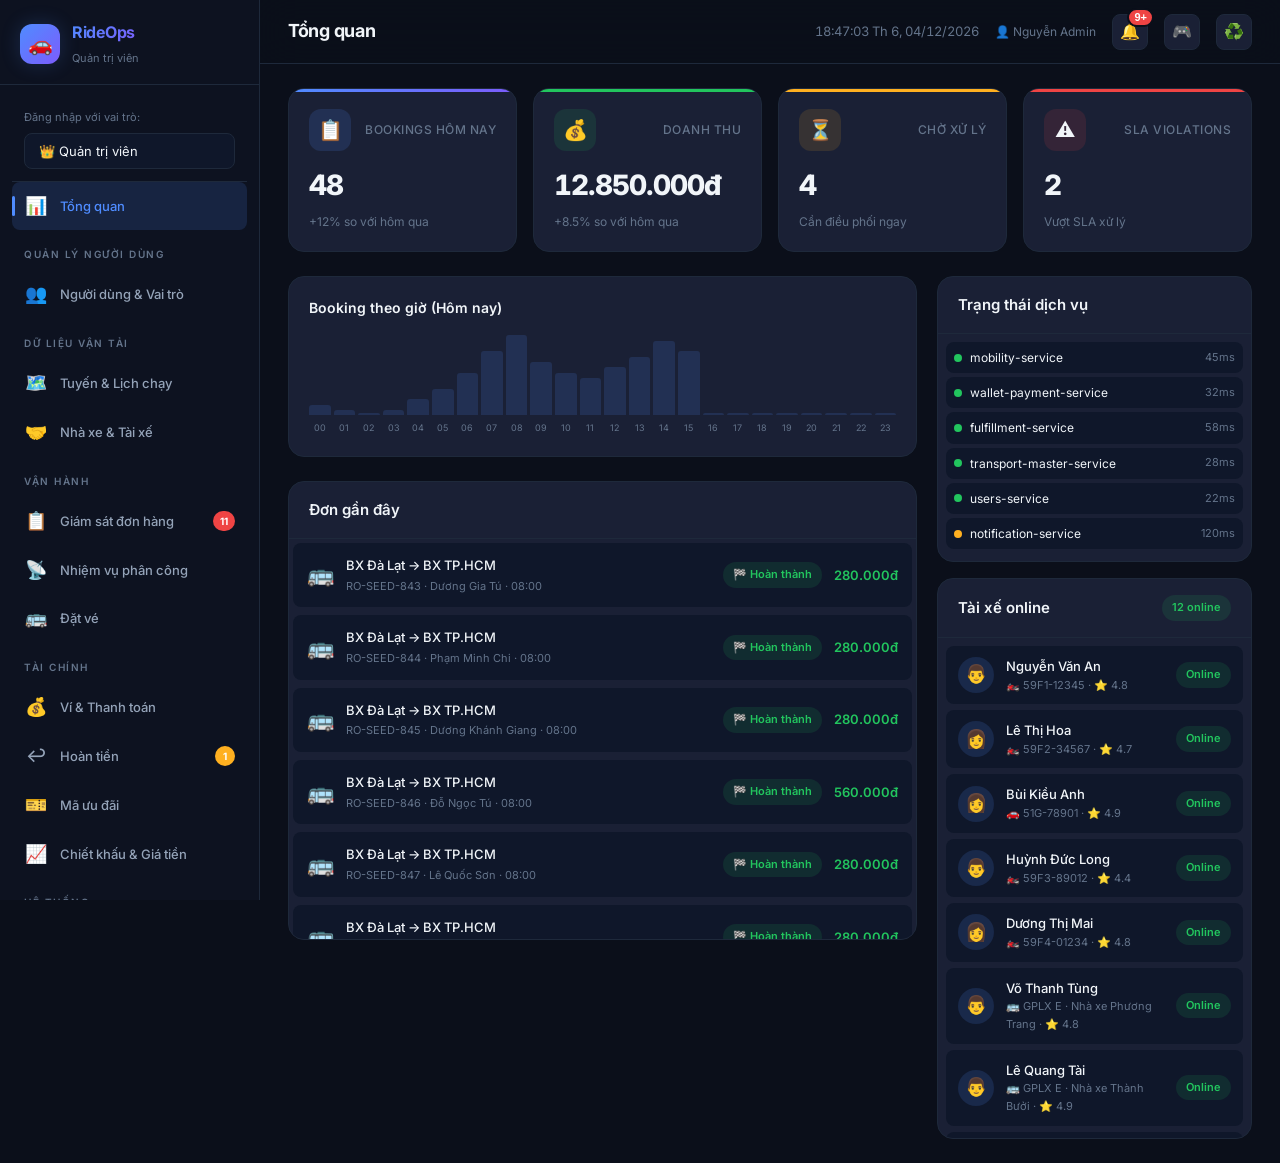
<file: index.html>
<!DOCTYPE html>
<html lang="vi">
<head>
  <meta charset="UTF-8">
  <meta name="viewport" content="width=device-width, initial-scale=1.0">
  <meta name="description" content="RideOps - Hệ thống điều hành xe công nghệ">
  <title>RideOps - Hệ Thống Điều Hành</title>
  <link rel="stylesheet" href="style.css">
</head>
<body>
  <div class="app-layout">
    <!-- ========== SIDEBAR ========== -->
    <aside class="sidebar" id="sidebar">
      <div class="sidebar-header">
        <div class="sidebar-logo">
          <div class="sidebar-logo-icon">🚗</div>
          <div class="sidebar-logo-text">
            <h1>RideOps</h1>
            <span id="current-role">Admin</span>
          </div>
        </div>
      </div>
      <nav class="sidebar-nav" id="sidebar-nav">
        <!-- Role selector -->
        <div class="role-selector" style="padding:12px;border-bottom:1px solid var(--border-color)">
          <label style="font-size:11px;color:var(--text-muted);display:block;margin-bottom:6px">Đăng nhập với vai trò:</label>
          <select class="input" id="role-select" onchange="switchRole(this.value)" style="width:100%">
            <option value="ADMIN">👑 Quản trị viên</option>
            <option value="OPERATOR">📡 Điều hành</option>
            <option value="AGENT">💼 Đại lý</option>
            <option value="FINANCE">💰 Tài chính</option>
            <option value="VIEWER">👁️ Người xem</option>
          </select>
        </div>

        <div class="nav-section-title">Tổng quan</div>
        <div class="nav-item active" data-page="dashboard" data-roles="ADMIN,OPERATOR,AGENT,FINANCE,VIEWER" onclick="navigateTo('dashboard')">
          <span class="nav-item-icon">📊</span> Tổng quan
        </div>

        <div class="nav-section-title" data-perm="user.manage">Quản lý người dùng</div>
        <div class="nav-item" data-page="users" data-roles="ADMIN" data-perm="user.manage" onclick="navigateTo('users')">
          <span class="nav-item-icon">👥</span> Người dùng & Vai trò
        </div>

        <div class="nav-section-title" data-perm="master.view">Dữ liệu vận tải</div>
        <div class="nav-item" data-page="routes" data-roles="ADMIN,OPERATOR" data-perm="master.view,master.manage" onclick="navigateTo('routes')">
          <span class="nav-item-icon">🗺️</span> Tuyến & Lịch chạy
        </div>
        <div class="nav-item" data-page="partners" data-roles="ADMIN,OPERATOR,AGENT" data-perm="partner.view,partner.manage,driver.view,driver.manage" onclick="navigateTo('partners')">
          <span class="nav-item-icon">🤝</span> Nhà xe & Tài xế
        </div>

        <div class="nav-section-title" data-perm="booking.view">Vận hành</div>
        <div class="nav-item" data-page="bookings" data-roles="ADMIN,OPERATOR,AGENT,FINANCE,VIEWER" data-perm="booking.view" onclick="navigateTo('bookings')">
          <span class="nav-item-icon">📋</span> Giám sát đơn hàng
          <span class="nav-item-badge" id="pending-badge">4</span>
        </div>
        <div class="nav-item" data-page="fulfillment" data-roles="ADMIN,OPERATOR" data-perm="fulfillment.view,fulfillment.manage" onclick="navigateTo('fulfillment')">
          <span class="nav-item-icon">📡</span> Nhiệm vụ phân công
        </div>
        <div class="nav-item" data-page="intercity" data-roles="ADMIN,OPERATOR,AGENT" data-perm="booking.create,booking.view" onclick="navigateTo('intercity')">
          <span class="nav-item-icon">🚌</span> Đặt vé
        </div>

        <div class="nav-section-title" data-perm="wallet.view">Tài chính</div>
        <div class="nav-item" data-page="wallets" data-roles="ADMIN,OPERATOR,FINANCE" data-perm="wallet.view" onclick="navigateTo('wallets')">
          <span class="nav-item-icon">💰</span> Ví & Thanh toán
        </div>
        <div class="nav-item" data-page="refunds" data-roles="ADMIN,OPERATOR,FINANCE" data-perm="refund.view,refund.process" onclick="navigateTo('refunds')">
          <span class="nav-item-icon">↩️</span> Hoàn tiền
          <span class="nav-item-badge" id="refund-badge" style="background:var(--warning)">1</span>
        </div>
        <div class="nav-item" data-page="promos" data-roles="ADMIN,OPERATOR" data-perm="promo.manage" onclick="navigateTo('promos')">
          <span class="nav-item-icon">🎫</span> Mã ưu đãi
        </div>
        <div class="nav-item" data-page="commissions" data-roles="ADMIN,FINANCE" data-perm="commission.view,commission.manage" onclick="navigateTo('commissions')">
          <span class="nav-item-icon">📈</span> Chiết khấu & Giá tiền
        </div>

        <div class="nav-section-title" data-perm="notification.view">Hệ thống</div>
        <div class="nav-item" data-page="notifications" data-roles="ADMIN,OPERATOR" data-perm="notification.view" onclick="navigateTo('notifications')">
          <span class="nav-item-icon">🔔</span> Thông báo
        </div>
        <div class="nav-item" data-page="audit" data-roles="ADMIN,FINANCE" data-perm="audit.view" onclick="navigateTo('audit')">
          <span class="nav-item-icon">📜</span> Nhật ký hoạt động
        </div>
        <div class="nav-item" data-page="monitoring" data-roles="ADMIN,OPERATOR,VIEWER" data-perm="system.view" onclick="navigateTo('monitoring')">
          <span class="nav-item-icon">🖥️</span> Giám sát hệ thống
        </div>
      </nav>
    </aside>

    <!-- ========== MAIN CONTENT ========== -->
    <main class="main-content">
      <header class="header">
        <div class="header-left">
          <button class="header-btn" id="menu-toggle" onclick="toggleSidebar()" aria-label="Mở/đóng menu" style="display:none">☰</button>
          <h2 class="header-title" id="page-title">Tổng quan</h2>
        </div>
        <div class="header-right">
          <span class="header-time" id="header-time"></span>
          <div class="user-info" id="user-info" style="display:flex;align-items:center;gap:8px">
            <span style="font-size:12px;color:var(--text-muted)">👤 <span id="current-user-name">Nguyễn Admin</span></span>
          </div>
          <div class="notification-menu" id="notification-menu">
            <button class="header-btn notification-trigger" id="notification-trigger" type="button" aria-label="Mở thông báo" aria-expanded="false" onclick="toggleNotificationDropdown(event)">
              🔔
              <span class="notification-count" id="notification-count" style="display:none">0</span>
            </button>
            <div class="notification-dropdown" id="notification-dropdown" aria-label="Thông báo vận hành" style="display:none" onclick="event.stopPropagation()">
              <div class="notification-dropdown-head">
                <div>
                  <div class="notification-dropdown-title">Thông báo</div>
                  <div class="notification-dropdown-sub" id="notification-dropdown-sub">Đơn mới & hồ sơ cần xử lý</div>
                </div>
                <button class="notification-mark-read" type="button" onclick="markAllHeaderNotificationsRead(event)">Đã đọc</button>
              </div>
              <div class="notification-dropdown-list" id="notification-dropdown-list"></div>
              <button class="notification-view-all" type="button" onclick="event.stopPropagation();closeNotificationDropdown();navigateTo('notifications')">Xem lịch sử thông báo</button>
            </div>
          </div>
          <button class="header-btn" id="sim-toggle" title="Mô phỏng app Tài xế / Khách hàng" onclick="toggleSimPanel()">🎮</button>
          <button class="header-btn" title="Khôi phục dữ liệu demo gốc (xoá thay đổi đã lưu)" onclick="if(confirm('Xoá toàn bộ thay đổi đã lưu và nạp lại dữ liệu demo gốc?'))resetStore()">♻️</button>
        </div>
      </header>

      <div class="page-content">
        <!-- ===== DASHBOARD ===== -->
        <div class="page active" id="page-dashboard">
          <div class="stats-grid" id="dashboard-stats"></div>
          <div class="dashboard-grid">
            <div>
              <div class="chart-container">
                <div class="chart-title">Booking theo giờ (Hôm nay)</div>
                <div class="mini-chart" id="hourly-chart"></div>
                <div class="chart-labels" id="hourly-labels"></div>
              </div>
              <div class="table-container">
                <div class="table-header"><span class="table-title">Đơn gần đây</span></div>
                <div class="recent-trips-list" id="recent-bookings"></div>
              </div>
            </div>
            <div>
              <div class="table-container" style="margin-bottom:16px">
                <div class="table-header"><span class="table-title">Trạng thái dịch vụ</span></div>
                <div id="service-health-mini" style="padding:8px"></div>
              </div>
              <div class="table-container">
                <div class="table-header"><span class="table-title">Tài xế online</span><span class="badge badge-online" id="online-count"></span></div>
                <div class="dispatch-list" id="online-drivers-dash"></div>
              </div>
            </div>
          </div>
        </div>

        <!-- ===== USERS ===== -->
        <div class="page" id="page-users">
          <div class="tabs" style="margin-bottom:20px">
            <button class="tab-btn active" data-tab="users" onclick="switchUserTab('users', this)">👥 Danh sách người dùng</button>
            <button class="tab-btn" data-tab="roles" onclick="switchUserTab('roles', this)">🔐 Vai trò & Quyền</button>
          </div>

          <!-- Users Tab -->
          <div id="users-tab-users">
            <div class="stats-grid" id="user-stats"></div>
            <div class="table-container">
              <div class="table-header"><span class="table-title">Danh sách người dùng</span>
                <div class="table-actions">
                  <button class="btn btn-outline" onclick="openOtpModal()">🔐 Lấy OTP</button>
                  <button class="btn btn-primary" onclick="openModal('user-create-modal')">➕ Thêm user</button>
                </div>
              </div>
              <div class="table-wrapper">
                <table><thead><tr><th>ID</th><th>Tên</th><th>Email</th><th>SĐT</th><th>Vai trò</th><th>Đăng nhập cuối</th><th>Trạng thái</th><th>Thao tác</th></tr></thead>
                <tbody id="users-table-body"></tbody></table>
              </div>
            </div>
          </div>

          <!-- Roles Tab -->
          <div id="users-tab-roles" style="display:none">
            <div class="table-container">
              <div class="table-header"><span class="table-title">Vai trò & Quyền hạn</span>
                <div class="table-actions"><button class="btn btn-primary" onclick="openModal('role-create-modal')">➕ Tạo vai trò</button></div>
              </div>
              <div class="table-wrapper">
                <table><thead><tr><th>ID</th><th>Vai trò</th><th>Mã</th><th>Quyền hạn</th><th>Người dùng</th><th>Trạng thái</th><th>Thao tác</th></tr></thead>
                <tbody id="roles-table-body"></tbody></table>
              </div>
            </div>
          </div>
        </div>

        <!-- ===== ROUTES ===== -->
        <div class="page" id="page-routes">
          <div class="tabs" style="margin-bottom:20px">
            <button class="tab-btn active" data-tab="schedules" onclick="switchRouteTab('schedules', this)">📅 Lịch chạy</button>
            <button class="tab-btn" data-tab="routes" onclick="switchRouteTab('routes', this)">🗺️ Tuyến đường</button>
            <button class="tab-btn" data-tab="vehicle-models" onclick="switchRouteTab('vehicle-models', this)">🚐 Loại xe</button>
            <button class="tab-btn" data-tab="stops" onclick="switchRouteTab('stops', this)">📍 Điểm dừng</button>
          </div>

          <!-- Schedules Tab (Default) -->
          <div id="routes-tab-schedules">
            <div class="table-container">
              <div class="table-header"><span class="table-title">Lịch chạy</span>
                <div class="table-actions"><button class="btn btn-sm btn-primary" onclick="openScheduleCreate()">➕ Thêm lịch</button></div>
              </div>
              <div class="table-wrapper">
                <table><thead><tr><th>ID</th><th>Tuyến</th><th>Nhà xe</th><th>Giờ đi</th><th>Giờ đến</th><th>Loại xe</th><th>Ngày chạy</th><th>Thao tác</th></tr></thead>
                <tbody id="schedules-table-body"></tbody></table>
              </div>
            </div>
          </div>

          <!-- Routes Tab -->
          <div id="routes-tab-routes" style="display:none">
            <div class="table-container">
              <div class="table-header"><span class="table-title">Tuyến đường</span>
                <div class="table-actions"><button class="btn btn-primary" onclick="openRouteCreate()">➕ Thêm tuyến</button></div>
              </div>
              <div class="table-wrapper">
                <table><thead><tr><th>ID</th><th>Tuyến</th><th>Khoảng cách</th><th>Thời gian</th><th>Điểm đi</th><th>Điểm đến</th><th>Điểm dừng</th><th>Trạng thái</th></tr></thead>
                <tbody id="routes-table-body"></tbody></table>
              </div>
            </div>
          </div>

          <!-- Vehicle Models Tab -->
          <div id="routes-tab-vehicle-models" style="display:none">
            <div class="table-container">
              <div class="table-header"><div><span class="table-title">Danh sách loại xe</span><div class="text-muted" style="font-size:12px;margin-top:4px">Bike/Car dùng loại xe để khách chọn khi đặt chuyến; Liên tỉnh dùng loại xe cho lịch chạy.</div></div>
                <div class="table-actions"><button class="btn btn-primary" onclick="openVehicleModelCreate()">➕ Thêm loại xe</button></div>
              </div>
              <div class="filter-grid" style="grid-template-columns:repeat(3,1fr);margin:0;padding:16px;border-top:1px solid var(--border-color)">
                <div class="input-group"><label>Mã loại xe</label><input class="input" id="vehicle-model-code-filter" placeholder="Nhập mã..." oninput="renderVehicleModels()"></div>
                <div class="input-group"><label>Tên loại xe</label><input class="input" id="vehicle-model-name-filter" placeholder="Nhập tên..." oninput="renderVehicleModels()"></div>
                <div class="input-group"><label>Loại dịch vụ</label><select class="input" id="vehicle-model-service-filter" onchange="renderVehicleModels()"><option value="">Tất cả</option><option value="BIKE">Xe máy</option><option value="CAR">Xe hơi</option><option value="INTERCITY">Liên tỉnh</option></select></div>
              </div>
              <div id="vehicle-permission-rule-summary" class="vehicle-rule-summary"></div>
              <div class="table-wrapper">
                <table><thead><tr><th>STT</th><th>Mã loại xe</th><th>Tên loại xe</th><th>Loại dịch vụ</th><th>Phân loại xe</th><th>Số ghế</th><th>Trạng thái</th><th>Thao tác</th></tr></thead>
                <tbody id="vehicle-models-table-body"></tbody></table>
              </div>
            </div>
          </div>

          <!-- Stops Tab -->
          <div id="routes-tab-stops" style="display:none">
            <div class="table-container">
              <div class="table-header"><span class="table-title">Điểm dừng</span>
                <div class="table-actions"><button class="btn btn-primary" onclick="openStopCreate()">➕ Thêm điểm dừng</button></div>
              </div>
              <div class="table-wrapper">
                <table><thead><tr><th>ID</th><th>Tên điểm dừng</th><th>Địa chỉ</th><th>Quận/Huyện</th><th>Tỉnh/Thành</th><th>Thao tác</th></tr></thead>
                <tbody id="stops-table-body"></tbody></table>
              </div>
            </div>
          </div>
        </div>

        <!-- ===== PARTNERS & DRIVERS ===== -->
        <div class="page" id="page-partners">
          <div class="tabs" style="margin-bottom:20px">
            <button class="tab-btn active" data-tab="partners" onclick="switchPartnerTab('partners', this)">🏢 Nhà xe</button>
            <button class="tab-btn" data-tab="drivers" onclick="switchPartnerTab('drivers', this)">🏍️ 🚗 Tài xế (Bike/Car)</button>
            <button class="tab-btn" data-tab="intercity-drivers" onclick="switchPartnerTab('intercity-drivers', this)">🧑‍✈️ Tài xế liên tỉnh</button>
            <button class="tab-btn" data-tab="intercity-vehicles" onclick="switchPartnerTab('intercity-vehicles', this)">🚐 Xe liên tỉnh</button>
          </div>

          <!-- Partners Tab -->
          <div id="partners-tab-partners">
            <div class="table-container">
              <div class="table-header"><span class="table-title">Nhà xe Đối tác</span>
                <div class="table-actions"><button class="btn btn-primary" onclick="openModal('partner-modal')">➕ Thêm nhà xe</button></div>
              </div>
              <div class="table-wrapper">
                <table><thead><tr><th>ID</th><th>Tên nhà xe</th><th>Liên hệ</th><th>SĐT</th><th>Số xe</th><th>Số tài xế</th><th>Tuyến đường</th><th>Chiết khấu</th><th>Trạng thái</th><th>Thao tác</th></tr></thead>
                <tbody id="partners-table-body"></tbody></table>
              </div>
            </div>
          </div>

          <!-- Drivers Tab (Bike/Car only) -->
          <div id="partners-tab-drivers" style="display:none">
            <div class="service-type-notice compact">
              <div class="service-type-notice-icon">🧑‍✈️</div>
              <div><b>Mỗi tài xế Bike/Car có một xe riêng</b><span>Loại xe, số chỗ và biển số được quản lý ngay trong hồ sơ tài xế. Điều phối chỉ gán tài xế.</span></div>
            </div>
            <div class="stats-grid" id="driver-stats"></div>
            <div class="table-container">
              <div class="table-header"><span class="table-title">Tài xế Bike & Car</span>
                <div class="table-actions">
                  <button class="btn btn-outline app-review-btn" id="bikecar-app-btn" onclick="openDriverApps('bikecar')" style="display:none">📥 Đơn đăng ký mới <span class="app-count-badge" id="bikecar-app-count">0</span></button>
                  <select id="driver-status-filter" onchange="renderDrivers()"><option value="">Tất cả</option><option value="online">Online</option><option value="busy">Đang chạy</option><option value="offline">Offline</option></select>
                  <select id="driver-service-filter" onchange="renderDrivers()"><option value="">Mọi loại xe được phép</option></select>
                  <div class="search-box"><input type="search" placeholder="Tìm tài xế..." id="driver-search" oninput="renderDrivers()"></div>
                  <button class="btn btn-primary" onclick="openDriverModal()">➕ Thêm tài xế</button>
                </div>
              </div>
              <div class="table-wrapper">
                <table><thead><tr><th>ID</th><th>Tài xế</th><th>SĐT</th><th>Phương tiện</th><th>Biển số</th><th>Loại xe được phép nhận</th><th>Đánh giá</th><th>Tổng chuyến</th><th>Hôm nay</th><th>Trạng thái</th><th>Thao tác</th></tr></thead>
                <tbody id="drivers-table-body"></tbody></table>
              </div>
            </div>
          </div>

          <!-- Intercity Drivers Tab -->
          <div id="partners-tab-intercity-drivers" style="display:none">
            <div class="stats-grid" id="intercity-driver-stats"></div>
            <div class="table-container">
              <div class="table-header"><span class="table-title">Tài xế Liên tỉnh (phục vụ Intercity / Đăng kiểm / Bảo dưỡng)</span>
                <div class="table-actions">
                  <button class="btn btn-outline app-review-btn" id="intercity-app-btn" onclick="openDriverApps('intercity')" style="display:none">📥 Đơn đăng ký mới <span class="app-count-badge" id="intercity-app-count">0</span></button>
                  <select id="intercity-driver-status-filter" onchange="renderIntercityDrivers()"><option value="">Tất cả</option><option value="online">Online</option><option value="busy">Đang chạy</option><option value="offline">Offline</option></select>
                  <select id="intercity-driver-operator-filter" onchange="renderIntercityDrivers()"><option value="">Mọi nhà xe</option></select>
                  <div class="search-box"><input type="search" placeholder="Tìm tài xế..." id="intercity-driver-search" oninput="renderIntercityDrivers()"></div>
                  <button class="btn btn-primary" onclick="openIntercityDriverModal()">➕ Thêm tài xế</button>
                </div>
              </div>
              <div class="table-wrapper">
                <table><thead><tr><th>ID</th><th>Tài xế</th><th>SĐT</th><th>Nhà xe quản lý</th><th>Hạng GPLX</th><th>Đánh giá</th><th>Chuyến đã chạy</th><th>Trạng thái</th><th>Đang gán</th><th>Thao tác</th></tr></thead>
                <tbody id="intercity-drivers-table-body"></tbody></table>
              </div>
            </div>
          </div>

          <!-- Intercity Vehicles Tab -->
          <div id="partners-tab-intercity-vehicles" style="display:none">
            <div class="stats-grid" id="intercity-vehicle-stats"></div>
            <div class="table-container">
              <div class="table-header"><span class="table-title">Xe Liên tỉnh (quản lý bởi nhà xe — không có tài xế cố định)</span>
                <div class="table-actions">
                  <select id="intercity-vehicle-status-filter" onchange="renderIntercityVehicles()"><option value="">Tất cả</option><option value="idle">Sẵn sàng</option><option value="busy">Đang chạy</option><option value="maintenance">Bảo dưỡng</option></select>
                  <select id="intercity-vehicle-operator-filter" onchange="renderIntercityVehicles()"><option value="">Mọi nhà xe</option></select>
                  <div class="search-box"><input type="search" placeholder="Tìm biển số..." id="intercity-vehicle-search" oninput="renderIntercityVehicles()"></div>
                  <button class="btn btn-primary" onclick="openIntercityVehicleModal()">➕ Thêm xe</button>
                </div>
              </div>
              <div class="table-wrapper">
                <table><thead><tr><th>ID</th><th>Biển số</th><th>Loại xe</th><th>Nhà xe quản lý</th><th>Số km</th><th>Trạng thái</th><th>Đang gán</th><th>Thao tác</th></tr></thead>
                <tbody id="intercity-vehicles-table-body"></tbody></table>
              </div>
            </div>
          </div>
        </div>

        <!-- ===== BOOKINGS ===== -->
        <div class="page" id="page-bookings">
          <div class="tabs" id="booking-tabs">
            <button class="tab-btn active" data-type="ALL" onclick="filterBookings('ALL')">Tất cả</button>
            <button class="tab-btn" data-type="BIKE" onclick="filterBookings('BIKE')">🏍️ Xe máy</button>
            <button class="tab-btn" data-type="CAR" onclick="filterBookings('CAR')">🚗 Xe hơi</button>
            <button class="tab-btn" data-type="INTERCITY" onclick="filterBookings('INTERCITY')">🚌 Liên tỉnh</button>
            <button class="tab-btn" data-type="SERVICE_ORDER" onclick="filterBookings('SERVICE_ORDER')">📋 Đăng kiểm</button>
            <button class="tab-btn" data-type="MAINTENANCE_ORDER" onclick="filterBookings('MAINTENANCE_ORDER')">🔧 Bảo dưỡng</button>
          </div>
          <div class="table-container">
            <div class="table-header"><span class="table-title">Booking Monitoring</span>
              <div class="table-actions">
                <select id="booking-status-filter" onchange="filterBookings()">
                  <option value="">Tất cả trạng thái</option>
                  <option value="DRAFT">Nháp</option>
                  <option value="PENDING_CONFIRMATION">Chờ xác nhận</option>
                  <option value="CONFIRMED">Đã xác nhận</option>
                  <option value="IN_PROGRESS">Đang thực hiện</option>
                  <option value="COMPLETED">Hoàn thành</option>
                  <option value="CANCELLED">Đã hủy</option>
                </select>
                <div class="search-box"><input type="search" placeholder="Tìm kiếm..." id="booking-search" oninput="filterBookings()"></div>
              </div>
            </div>
            <div class="table-wrapper">
              <table><thead><tr><th>Mã booking</th><th>Loại</th><th>Khách hàng</th><th>Booking</th><th>Payment</th><th>Fulfillment</th><th>Điểm đón</th><th>Giá</th><th>Thời gian tạo</th><th>Thao tác</th></tr></thead>
              <tbody id="bookings-table-body"></tbody></table>
            </div>
          </div>
        </div>

        <!-- ===== FULFILLMENT ===== -->
        <div class="page" id="page-fulfillment">
          <div class="tabs" id="fulfillment-tabs" style="margin-bottom:20px">
            <button class="tab-btn active" data-ftab="all" onclick="switchFulfillmentTab('all', this)">Tất cả</button>
            <button class="tab-btn" data-ftab="bikecar" onclick="switchFulfillmentTab('bikecar', this)">🏍️ 🚗 Bike & Car</button>
            <button class="tab-btn" data-ftab="intercity" onclick="switchFulfillmentTab('intercity', this)">🚌 Liên tỉnh</button>
            <button class="tab-btn" data-ftab="service" onclick="switchFulfillmentTab('service', this)">📋 Đăng kiểm</button>
            <button class="tab-btn" data-ftab="maintenance" onclick="switchFulfillmentTab('maintenance', this)">🔧 Bảo dưỡng</button>
          </div>

          <div class="stats-grid" id="fulfillment-stats"></div>

          <!-- 2-column view: chờ gán + TX sẵn sàng (cho all/bikecar/service/maintenance) -->
          <div class="dispatch-grid" id="fulfillment-cards-default">
            <div class="dispatch-card">
              <div class="dispatch-card-header"><span class="dispatch-card-title">📍 Chờ gán tài xế</span><span class="badge badge-pending" id="dispatch-pending-count"></span></div>
              <div class="dispatch-list" id="dispatch-pending-list"></div>
            </div>
            <div class="dispatch-card">
              <div class="dispatch-card-header"><span class="dispatch-card-title">🟢 Tài xế sẵn sàng</span><span class="badge badge-online" id="dispatch-driver-count"></span></div>
              <div class="dispatch-list" id="dispatch-driver-list"></div>
            </div>
          </div>

          <!-- 3-column view: chờ phân công + xe + TX (chỉ tab liên tỉnh) -->
          <div class="dispatch-grid" id="fulfillment-cards-intercity" style="display:none;grid-template-columns:1fr 1fr 1fr">
            <div class="dispatch-card">
              <div class="dispatch-card-header"><span class="dispatch-card-title">📍 Chờ phân công</span><span class="badge badge-pending" id="intercity-pending-count"></span></div>
              <div class="dispatch-list" id="intercity-pending-list"></div>
            </div>
            <div class="dispatch-card">
              <div class="dispatch-card-header"><span class="dispatch-card-title">🚐 Xe sẵn sàng</span><span class="badge badge-online" id="intercity-vehicle-count"></span></div>
              <div class="dispatch-list" id="intercity-vehicle-list"></div>
            </div>
            <div class="dispatch-card">
              <div class="dispatch-card-header"><span class="dispatch-card-title">🧑‍✈️ Tài xế sẵn sàng</span><span class="badge badge-online" id="intercity-driver-count"></span></div>
              <div class="dispatch-list" id="intercity-driver-list"></div>
            </div>
          </div>

          <div class="table-container mt-20">
            <div class="table-header"><span class="table-title" id="fulfillment-table-title">Tất cả Fulfillment Tasks</span></div>
            <div class="table-wrapper">
              <table><thead><tr><th>Task ID</th><th>Booking</th><th>Loại</th><th>Xe</th><th>Tài xế</th><th>Trạng thái</th><th>Gán lúc</th><th>Bắt đầu</th><th>Hoàn thành</th><th>Thao tác</th></tr></thead>
              <tbody id="fulfillment-table-body"></tbody></table>
            </div>
          </div>
        </div>

        <!-- ===== BOOKING TABS ===== -->
        <div class="page" id="page-intercity">
          <div class="tabs" style="margin-bottom:20px">
            <button class="tab-btn active" data-tab="intercity" onclick="switchBookingTab('intercity', this)">🚌 Đặt vé liên tỉnh</button>
            <button class="tab-btn" data-tab="registration" onclick="switchBookingTab('registration', this)">📋 Đăng kiểm hộ</button>
            <button class="tab-btn" data-tab="maintenance" onclick="switchBookingTab('maintenance', this)">🔧 Bảo dưỡng</button>
          </div>

          <!-- INTERCITY TAB -->
          <div id="booking-tab-intercity">
            <div class="booking-search-bar">
              <div class="bsb-field"><label>Điểm đi</label><select class="input" id="intercity-origin"></select></div>
              <button class="route-swap" onclick="swapRoute()" title="Đổi chiều" aria-label="Đổi chiều đi và đến">⇄</button>
              <div class="bsb-field"><label>Điểm đến</label><select class="input" id="intercity-destination"></select></div>
              <div class="bsb-field"><label>Ngày đi</label><input type="date" class="input" id="intercity-date"></div>
              <div class="bsb-field"><label>Số khách</label><select class="input" id="intercity-passengers"><option value="1">1 khách</option><option value="2">2 khách</option><option value="3">3 khách</option><option value="4">4 khách</option><option value="5">5 khách</option></select></div>
              <button class="btn btn-primary bsb-submit" onclick="searchIntercityTrips()">🔍 Tìm chuyến</button>
              <button class="btn btn-outline bsb-submit" onclick="clearIntercityFilter()" title="Bỏ lọc, xem tất cả chuyến">↺ Xem tất cả</button>
            </div>
            <div class="search-results" id="intercity-results"></div>
          </div>

          <!-- REGISTRATION TAB -->
          <div id="booking-tab-registration" style="display:none">
            <div class="booking-split">
              <div class="booking-panel">
              <div class="inline-form-card">
                <div class="inline-form-card-header"><span class="inline-form-card-title">📋 Tạo đơn đăng kiểm hộ</span></div>
                <div class="booking-form-grid">
                  <div class="input-group"><label>Biển số xe *</label><input type="text" class="input" id="reg-plate" placeholder="51A-123.45"></div>
                  <div class="input-group"><label>Loại xe *</label><select class="input" id="reg-vehicle-type"><option value="car_4">Ô tô 4 chỗ</option><option value="car_7">Ô tô 7 chỗ</option><option value="car_16">Ô tô 16 chỗ</option></select></div>
                  <div class="input-group"><label>⛽ Loại động cơ *</label><select class="input" id="reg-engine-type"><option value="gasoline">⛽ Xăng</option><option value="electric">🔋 Điện</option><option value="diesel">🛢️ Dầu</option><option value="hybrid">⚡ Hybrid</option></select></div>
                  <div class="input-group"><label>Họ tên chủ xe *</label><input type="text" class="input" id="reg-owner-name" placeholder="Nguyễn Văn A"></div>
                  <div class="input-group"><label>Số điện thoại *</label><input type="tel" class="input" id="reg-owner-phone" placeholder="0901234567"></div>
                  <div class="input-group"><label>Ngày hết hạn ĐK</label><input type="date" class="input" id="reg-expire-date"></div>
                  <div class="input-group span-3"><label>📍 Địa chỉ nhận xe *</label><input type="text" class="input" id="reg-pickup-address" placeholder="VD: 12 Hai Bà Trưng, Q.1, TP.HCM"></div>
                  <div class="input-group"><label>Ngày đặt lịch *</label><input type="date" class="input" id="reg-booking-date"></div>
                  <div class="input-group"><label>Giờ đặt lịch *</label><select class="input" id="reg-booking-time"><option value="07:00">07:00</option><option value="08:00">08:00</option><option value="09:00">09:00</option><option value="10:00">10:00</option><option value="13:00">13:00</option><option value="14:00">14:00</option></select></div>
                  <div class="input-group span-3"><label>Ghi chú</label><input type="text" class="input" id="reg-notes" placeholder="Yêu cầu thêm..."></div>
                  <div class="input-group"><label>📷 Ảnh hồ sơ - Mặt trước</label><input type="file" accept="image/*" class="input" id="reg-doc-front"></div>
                  <div class="input-group"><label>📷 Ảnh hồ sơ - Mặt sau</label><input type="file" accept="image/*" class="input" id="reg-doc-back"></div>
                </div>
                <div class="inline-form-actions">
                  <button class="btn btn-outline" onclick="clearRegistrationForm()">Xóa</button>
                  <button class="btn btn-primary" onclick="createRegistrationOrder()">📋 Tạo đơn</button>
                </div>
              </div>
              <div class="order-detail-pane" id="registration-detail"></div>
              </div>

              <div class="table-container">
              <div class="table-header">
                <span class="table-title">Danh sách đơn đăng kiểm</span>
                <div class="table-actions">
                  <select class="input" id="registration-status-filter" onchange="renderRegistrations()" style="height:36px;padding:0 10px">
                    <option value="">Tất cả trạng thái</option>
                    <option value="pending">⏳ Chờ xác nhận</option>
                    <option value="confirmed">✅ Đã xác nhận</option>
                    <option value="completed">🏁 Hoàn thành</option>
                    <option value="cancelled">❌ Đã hủy</option>
                  </select>
                  <div class="search-box"><input type="search" placeholder="🔍 Biển số / Chủ xe / SĐT..." id="registration-search" oninput="renderRegistrations()"></div>
                </div>
              </div>
              <div class="table-wrapper">
                <table><thead><tr><th>Mã đơn</th><th>Biển số</th><th>Chủ xe</th><th>SĐT</th><th>📍 Địa chỉ nhận xe</th><th>⛽ Động cơ</th><th>Ngày đặt</th><th>Dịch vụ</th><th>Giá</th><th>Trạng thái</th><th>Thao tác</th></tr></thead>
                <tbody id="registrations-table-body"></tbody></table>
              </div>
              </div>
            </div>
          </div>

          <!-- MAINTENANCE TAB -->
          <div id="booking-tab-maintenance" style="display:none">
            <div class="booking-split">
              <div class="booking-panel">
              <div class="inline-form-card">
                <div class="inline-form-card-header"><span class="inline-form-card-title">🔧 Tạo đơn bảo dưỡng hộ</span></div>
                <div class="booking-form-grid">
                  <div class="input-group"><label>Biển số xe *</label><input type="text" class="input" id="mnt-plate" placeholder="51A-123.45"></div>
                  <div class="input-group"><label>Loại xe *</label><select class="input" id="mnt-vehicle-type"><option value="car_4">Ô tô 4 chỗ</option><option value="car_7">Ô tô 7 chỗ</option><option value="car_16">Ô tô 16 chỗ</option></select></div>
                  <div class="input-group"><label>⛽ Loại động cơ *</label><select class="input" id="mnt-engine-type"><option value="gasoline">⛽ Xăng</option><option value="electric">🔋 Điện</option><option value="diesel">🛢️ Dầu</option><option value="hybrid">⚡ Hybrid</option></select></div>
                  <div class="input-group"><label>Họ tên chủ xe *</label><input type="text" class="input" id="mnt-owner-name" placeholder="Nguyễn Văn A"></div>
                  <div class="input-group"><label>Số điện thoại *</label><input type="tel" class="input" id="mnt-owner-phone" placeholder="0901234567"></div>
                  <div class="input-group"><label>Số km hiện tại</label><input type="number" class="input" id="mnt-mileage" placeholder="50000"></div>
                  <div class="input-group span-3"><label>📍 Địa chỉ nhận xe *</label><input type="text" class="input" id="mnt-pickup-address" placeholder="VD: 12 Hai Bà Trưng, Q.1, TP.HCM"></div>
                  <div class="input-group"><label>Dịch vụ bảo dưỡng</label><select class="input" id="mnt-service"><option value="basic">Cơ bản (400.000đ)</option><option value="full">Toàn diện (1.200.000đ)</option><option value="oil_change">Thay nhớt (250.000đ)</option><option value="tire">Lốp + cân chỉnh (800.000đ)</option></select></div>
                  <div class="input-group"><label>Ngày đặt lịch *</label><input type="date" class="input" id="mnt-booking-date"></div>
                  <div class="input-group"><label>Giờ đặt lịch *</label><select class="input" id="mnt-booking-time"><option value="07:00">07:00</option><option value="08:00">08:00</option><option value="09:00">09:00</option><option value="10:00">10:00</option><option value="13:00">13:00</option><option value="14:00">14:00</option><option value="15:00">15:00</option></select></div>
                  <div class="input-group span-3"><label>Ghi chú</label><input type="text" class="input" id="mnt-notes" placeholder="Yêu cầu thêm..."></div>
                  <div class="input-group"><label>📷 Ảnh hồ sơ - Mặt trước</label><input type="file" accept="image/*" class="input" id="mnt-doc-front"></div>
                  <div class="input-group"><label>📷 Ảnh hồ sơ - Mặt sau</label><input type="file" accept="image/*" class="input" id="mnt-doc-back"></div>
                </div>
                <div class="inline-form-actions">
                  <button class="btn btn-outline" onclick="clearMaintenanceForm()">Xóa</button>
                  <button class="btn btn-primary" onclick="createMaintenanceOrder()">🔧 Tạo đơn</button>
                </div>
              </div>
              <div class="order-detail-pane" id="maintenance-detail"></div>
              </div>

              <div class="table-container">
              <div class="table-header">
                <span class="table-title">Danh sách đơn bảo dưỡng</span>
                <div class="table-actions">
                  <select class="input" id="maintenance-status-filter" onchange="renderMaintenance()" style="height:36px;padding:0 10px">
                    <option value="">Tất cả trạng thái</option>
                    <option value="pending">⏳ Chờ xác nhận</option>
                    <option value="confirmed">✅ Đã xác nhận</option>
                    <option value="completed">🏁 Hoàn thành</option>
                    <option value="cancelled">❌ Đã hủy</option>
                  </select>
                  <div class="search-box"><input type="search" placeholder="🔍 Biển số / Chủ xe / SĐT..." id="maintenance-search" oninput="renderMaintenance()"></div>
                </div>
              </div>
              <div class="table-wrapper">
                <table><thead><tr><th>Mã đơn</th><th>Biển số</th><th>Chủ xe</th><th>SĐT</th><th>📍 Địa chỉ nhận xe</th><th>⛽ Động cơ</th><th>Ngày đặt</th><th>Dịch vụ</th><th>Giá</th><th>Trạng thái</th><th>Thao tác</th></tr></thead>
                <tbody id="maintenance-table-body"></tbody></table>
              </div>
              </div>
            </div>
          </div>
        </div>

        <!-- ===== WALLETS ===== -->
        <div class="page" id="page-wallets">
          <div class="wallet-summary" id="wallet-stats"></div>
          <div class="wallet-workspace">
            <div class="table-container wallet-list-col">
              <div class="table-header">
                <span class="table-title">Danh sách Ví</span>
                <select id="wallet-type-filter" class="input" style="height:34px;width:auto" onchange="renderWallets()"><option value="">Tất cả loại</option><option value="CUSTOMER">Khách hàng</option><option value="DRIVER">Tài xế</option><option value="PARTNER">Đối tác</option><option value="SYSTEM">Hệ thống</option></select>
              </div>
              <div class="wallet-search-row"><div class="search-box" style="width:100%"><input type="search" placeholder="🔍 Tìm theo tên chủ ví / mã ví..." id="wallet-search" oninput="renderWallets()" style="width:100%"></div></div>
              <div class="wallet-list" id="wallet-list"></div>
            </div>
            <div class="table-container wallet-detail-col">
              <div id="wallet-detail"></div>
            </div>
          </div>
        </div>

        <!-- ===== REFUNDS ===== -->
        <div class="page" id="page-refunds">
          <div class="stats-grid" id="refund-stats"></div>
          <div class="table-container">
            <div class="table-header"><span class="table-title">Quản lý Refund</span></div>
            <div class="table-wrapper">
              <table><thead><tr><th>ID</th><th>Booking</th><th>Khách hàng</th><th>Số tiền</th><th>Lý do</th><th>Phương thức</th><th>Xử lý bởi</th><th>Trạng thái</th><th>Tạo lúc</th><th>Thao tác</th></tr></thead>
              <tbody id="refunds-table-body"></tbody></table>
            </div>
          </div>
        </div>

        <!-- ===== PROMOS ===== -->
        <div class="page" id="page-promos">
          <div class="stats-grid" id="promo-stats"></div>
          <div class="table-container">
            <div class="table-header"><span class="table-title">Mã ưu đãi</span>
              <div class="table-actions"><button class="btn btn-primary" onclick="openPromoCreate()">➕ Tạo mã mới</button></div>
            </div>
            <div class="table-wrapper">
              <table><thead><tr><th>Mã</th><th>Đối tượng</th><th>Loại giảm</th><th>Giá trị</th><th>Giảm tối đa</th><th>Đơn tối thiểu</th><th>Lượt/tài khoản</th><th>Dịch vụ áp dụng</th><th>Đã dùng</th><th>Thời hạn</th><th>Trạng thái</th><th>Thao tác</th></tr></thead>
              <tbody id="promos-table-body"></tbody></table>
            </div>
          </div>
        </div>

        <!-- ===== BIKE/CAR SERVICE TYPES ===== -->
        <div class="page" id="page-service-types">
          <div class="tabs" id="service-type-tabs" style="margin-bottom:20px">
            <button class="tab-btn active" data-stab="list" onclick="switchServiceTypeTab('list', this)">🧩 Loại xe</button>
            <button class="tab-btn" data-stab="radius" onclick="switchServiceTypeTab('radius', this)">📍 Bán kính ghép chuyến</button>
          </div>

          <div id="service-type-panel-list" class="service-type-tab-panel">
            <div class="service-type-notice">
              <div class="service-type-notice-icon">🏍️</div>
              <div><b>Bike/Car: một tài xế gắn với một phương tiện riêng</b><span>Thông tin xe nằm trong hồ sơ tài xế. Khi điều phối chỉ cần gán tài xế, không chọn thêm xe riêng.</span></div>
            </div>
            <div class="stats-grid" id="service-type-stats"></div>
            <div class="table-container">
              <div class="table-header">
                <div><span class="table-title">Loại xe khách có thể chọn khi đặt xe</span><div class="text-muted" style="font-size:12px;margin-top:4px">Dữ liệu chính nằm ở tab Loại xe; phần này chỉ giữ cho cấu hình tương thích booking/matching.</div></div>
                <div class="table-actions"><button class="btn btn-primary" onclick="navigateTo('routes');switchRouteTab('vehicle-models', document.querySelector('#page-routes .tab-btn[data-tab=vehicle-models]'))">➕ Mở tab Loại xe</button></div>
              </div>
              <div class="table-wrapper">
                <table><thead><tr><th>Loại xe</th><th>Nhóm xe</th><th>Bảng giá</th><th>Chiết khấu tham chiếu</th><th>Tài xế được phép</th><th>Trạng thái</th><th>Thao tác</th></tr></thead>
                <tbody id="service-types-table-body"></tbody></table>
              </div>
            </div>
          </div>

          <div id="service-type-panel-radius" class="service-type-tab-panel" style="display:none">
            <div class="service-type-notice radius-notice">
              <div class="service-type-notice-icon">📡</div>
              <div><b>Điều kiện để tài xế được đưa vào danh sách ghép chuyến</b><span>Online + không bận/không bị khóa bởi cuốc khác + đúng loại xe được phép nhận + hồ sơ hợp lệ + vị trí còn mới + nằm trong bán kính hiện tại. Mỗi tài xế có 15 giây để nhận cuốc.</span></div>
            </div>
            <div class="radius-flow" aria-label="Cách mở rộng bán kính">
              <span><small>Bước 1</small>Tìm trong bán kính ban đầu</span><b>→</b>
              <span><small>Chưa có tài xế nhận</small>Mở rộng theo mỗi bước</span><b>→</b>
              <span><small>Điểm dừng</small>Không vượt bán kính tối đa</span>
            </div>
            <div class="table-container">
              <div class="table-header">
                <div><span class="table-title">Cấu hình bán kính theo loại xe</span><div class="text-muted" style="font-size:12px;margin-top:4px">Khoảng cách được tính từ vị trí tài xế mới nhất đến điểm đón của khách.</div></div>
              </div>
              <div class="table-wrapper">
                <table><thead><tr><th>Loại xe</th><th>Bán kính ban đầu</th><th>Mỗi lần mở rộng</th><th>Tối đa</th><th>Các vòng tìm kiếm</th><th>Tài xế đã cấp quyền</th><th>Thao tác</th></tr></thead>
                <tbody id="matching-radius-table-body"></tbody></table>
              </div>
            </div>
          </div>
        </div>

        <!-- ===== COMMISSIONS ===== -->
        <div class="page" id="page-commissions">
          <div class="tabs" style="margin-bottom:20px">
            <button class="tab-btn active" data-tab="commission" onclick="switchCommissionTab('commission', this)">📈 Chiết khấu (phí dịch vụ)</button>
            <button class="tab-btn" data-tab="pricing" onclick="switchCommissionTab('pricing', this)">💵 Giá tiền</button>
          </div>

          <!-- Tab: Chiết khấu -->
          <div id="commissions-tab-commission" class="commissions-tab-panel is-active">
            <div class="commission-cards" id="commission-config"></div>
            <div class="table-container">
              <div class="table-header"><span class="table-title">Lịch sử chiết khấu</span></div>
              <div class="table-wrapper">
                <table><thead><tr><th>ID</th><th>Booking</th><th>Tài xế</th><th>Loại xe</th><th>Tổng tiền</th><th>💸 Tài xế nhận (chiết khấu)</th><th>🏢 Phí dịch vụ</th><th>Thời gian</th></tr></thead>
                <tbody id="commission-history-body"></tbody></table>
              </div>
            </div>
          </div>

          <!-- Tab: Giá tiền -->
          <div id="commissions-tab-pricing" class="commissions-tab-panel">
            <div class="tabs" style="margin-bottom:20px" id="pricing-sub-tabs">
              <button class="tab-btn active" data-ptab="BIKE" onclick="switchPricingTab('BIKE', this)">🏍️ Xe máy</button>
              <button class="tab-btn" data-ptab="CAR" onclick="switchPricingTab('CAR', this)">🚗 Xe hơi</button>
              <button class="tab-btn" data-ptab="INTERCITY" onclick="switchPricingTab('INTERCITY', this)">🚌 Liên tỉnh</button>
              <button class="tab-btn" data-ptab="SERVICE_ORDER" onclick="switchPricingTab('SERVICE_ORDER', this)">📋 Đăng kiểm hộ</button>
              <button class="tab-btn" data-ptab="MAINTENANCE_ORDER" onclick="switchPricingTab('MAINTENANCE_ORDER', this)">🔧 Bảo dưỡng hộ</button>
            </div>
            <div id="pricing-panel"></div>
          </div>
        </div>

        <!-- ===== NOTIFICATIONS ===== -->
        <div class="page" id="page-notifications">
          <div class="stats-grid" id="notification-stats"></div>
          <div class="tabs" id="notification-tabs" style="margin-bottom:20px">
            <button class="tab-btn active" data-ntab="history" onclick="switchNotificationTab('history', this)">🔔 Tất cả thông báo</button>
            <button class="tab-btn" data-ntab="config" onclick="switchNotificationTab('config', this)">⚙️ Config thông báo</button>
          </div>

          <div class="table-container notification-tab-panel" id="notification-panel-history">
            <div class="table-header"><span class="table-title">Notification History</span></div>
            <div class="table-wrapper">
              <table><thead><tr><th>ID</th><th>Loại</th><th>Channel</th><th>Người nhận</th><th>Nội dung</th><th>Trạng thái</th><th>Thời gian</th><th>Vị trí</th></tr></thead>
              <tbody id="notifications-table-body"></tbody></table>
            </div>
          </div>

          <div class="notification-tab-panel" id="notification-panel-config" style="display:none">
            <div class="form-card" style="margin-bottom:20px">
              <div class="form-grid" style="grid-template-columns:repeat(4,1fr)">
                <div class="input-group"><label>Loại thông báo</label>
                  <select id="notif-config-event" class="input">
                    <option value="fulfillment_assigned_user">Fulfillment - Đã phân công</option>
                    <option value="fulfillment_in_progress_user">Fulfillment - Đang thực hiện</option>
                    <option value="fulfillment_completed_user">Fulfillment - Hoàn thành</option>
                    <option value="fulfillment_cancelled_user">Fulfillment - Huỷ</option>
                    <option value="driver_new_task">Tài xế nhận đơn mới</option>
                    <option value="payment_hold_user">Tạm giữ tiền</option>
                    <option value="payment_confirmed_user">Đã thanh toán</option>
                    <option value="refund_completed_user">Hoàn tiền</option>
                    <option value="promo_audience">Ưu đãi theo nhóm user</option>
                  </select>
                </div>
                <div class="input-group"><label>Dịch vụ</label>
                  <select id="notif-config-service" class="input">
                    <option value="ALL">Tất cả</option>
                    <option value="BIKE">Bike</option>
                    <option value="CAR">Car</option>
                    <option value="INTERCITY">Liên tỉnh</option>
                    <option value="SERVICE_ORDER">Đăng kiểm hộ</option>
                    <option value="MAINTENANCE_ORDER">Bảo dưỡng hộ</option>
                  </select>
                </div>
                <div class="input-group"><label>Nhóm nhận</label>
                  <select id="notif-config-recipient" class="input">
                    <option value="CUSTOMER">User trong đơn</option>
                    <option value="DRIVER">Tài xế</option>
                    <option value="all">Mọi người dùng</option>
                    <option value="new_user">Thành viên mới</option>
                    <option value="existing">Khách hiện hữu</option>
                    <option value="vip">Khách VIP</option>
                    <option value="manual">Chỉ định thủ công</option>
                  </select>
                </div>
                <div class="input-group"><label>Channel</label>
                  <select id="notif-config-channel" class="input">
                    <option value="push">Push</option>
                    <option value="sms">SMS</option>
                    <option value="email">Email</option>
                  </select>
                </div>
              </div>
              <div class="form-grid" style="grid-template-columns:1fr 2fr auto;align-items:end">
                <div class="input-group"><label>Title</label><input id="notif-config-title" class="input" placeholder="VD: Đơn đã được phân công"></div>
                <div class="input-group"><label>Nội dung</label><input id="notif-config-content" class="input" placeholder="VD: Đơn {bookingCode} đã có tài xế {driverName}"></div>
                <button class="btn btn-primary" onclick="addNotificationConfig()">Thêm config</button>
              </div>
            </div>
            <div class="table-container">
              <div class="table-header"><span class="table-title">Notification Config</span></div>
              <div class="table-wrapper">
                <table><thead><tr><th>ID</th><th>Loại</th><th>Dịch vụ</th><th>Nhóm nhận</th><th>Title</th><th>Nội dung</th><th>Channel</th><th>Trạng thái</th><th>Thao tác</th></tr></thead>
                <tbody id="notification-config-table-body"></tbody></table>
              </div>
            </div>
          </div>
        </div>

        <!-- ===== AUDIT ===== -->
        <div class="page" id="page-audit">
          <div class="table-container">
            <div class="table-header"><span class="table-title">Nhật ký hoạt động</span>
              <div class="table-actions">
                <select id="audit-action-filter" onchange="renderAudit()">
                  <option value="">Tất cả actions</option>
                  <option value="booking">Booking</option>
                  <option value="payment">Payment</option>
                  <option value="fulfillment">Fulfillment</option>
                  <option value="refund">Refund</option>
                  <option value="wallet">Wallet</option>
                  <option value="user">User</option>
                </select>
                <div class="search-box"><input type="search" placeholder="Tìm trace ID..." id="audit-search" oninput="renderAudit()"></div>
              </div>
            </div>
            <div class="table-wrapper">
              <table><thead><tr><th>Thời gian</th><th>Thao tác</th><th>Người thực hiện</th><th>Vai trò</th><th>Đối tượng</th><th>Site</th><th>Trace ID</th><th>Trước → Sau</th></tr></thead>
              <tbody id="audit-table-body"></tbody></table>
            </div>
          </div>
        </div>

        <!-- ===== MONITORING ===== -->
        <div class="page" id="page-monitoring">
          <div class="stats-grid" id="monitoring-stats"></div>
          <div class="table-container">
            <div class="table-header"><span class="table-title">Trạng thái dịch vụ</span></div>
            <div class="table-wrapper">
              <table><thead><tr><th>Dịch vụ</th><th>Trạng thái</th><th>Thời gian hoạt động</th><th>Độ trễ</th><th>Tỷ lệ lỗi</th></tr></thead>
              <tbody id="services-table-body"></tbody></table>
            </div>
          </div>
        </div>

      </div>
    </main>
  </div>

  <!-- ========== MODALS ========== -->
  <div class="modal-overlay" id="reg-docs-modal">
    <div class="modal" style="max-width:760px">
      <div class="modal-header"><span class="modal-title" id="reg-docs-title">Hồ sơ đăng kiểm</span><button class="modal-close" aria-label="Đóng" onclick="closeModal('reg-docs-modal')">✕</button></div>
      <div class="modal-body"><div class="reg-doc-grid" id="reg-docs-body"></div></div>
      <div class="modal-footer"><button class="btn btn-outline" onclick="closeModal('reg-docs-modal')">Đóng</button></div>
    </div>
  </div>

  <div class="modal-overlay" id="driver-apps-modal">
    <div class="modal" style="max-width:720px">
      <div class="modal-header"><span class="modal-title" id="driver-apps-title">Đơn đăng ký tài xế</span><button class="modal-close" aria-label="Đóng" onclick="closeModal('driver-apps-modal')">✕</button></div>
      <div class="modal-body" id="driver-apps-list"></div>
      <div class="modal-footer"><button class="btn btn-outline" onclick="closeModal('driver-apps-modal')">Đóng</button></div>
    </div>
  </div>

  <div class="modal-overlay" id="driver-app-modal">
    <div class="modal" style="max-width:760px">
      <div class="modal-header"><span class="modal-title" id="driver-app-title">Xét duyệt đăng ký tài xế</span><button class="modal-close" aria-label="Đóng" onclick="closeModal('driver-app-modal')">✕</button></div>
      <div class="modal-body" id="driver-app-body"></div>
      <div class="modal-footer" id="driver-app-footer"></div>
    </div>
  </div>

  <div class="modal-overlay" id="dispatch-modal">
    <div class="modal" style="max-width:600px">
      <div class="modal-header"><span class="modal-title">Gán tài xế</span><button class="modal-close" aria-label="Đóng" onclick="closeModal('dispatch-modal')">✕</button></div>
      <div class="modal-body">
        <div class="input-group mb-16"><label>Booking</label><div id="dispatch-trip-info" style="padding:12px;background:var(--bg-input);border-radius:var(--radius-sm)"></div></div>
        <div id="dispatch-selected" class="dispatch-sel-wrap"></div>
        <div class="dispatch-pick-col">
          <div class="dispatch-pick-head">🧑‍✈️ Chọn tài xế <span class="dispatch-pick-count" id="dispatch-modal-driver-count"></span></div>
          <div class="dispatch-pick-list" id="dispatch-modal-driver-list"></div>
        </div>
        <div class="input-group mt-16" id="dispatch-manual-reason-wrap" style="display:none">
          <label>Lý do chọn tài xế ngoài bán kính ban đầu *</label>
          <input type="text" id="dispatch-manual-reason" placeholder="VD: Khách chờ lâu, tài xế đã xác nhận có thể đến đón">
        </div>
      </div>
      <div class="modal-footer"><button class="btn btn-outline" onclick="closeModal('dispatch-modal')">Hủy</button><button class="btn btn-primary" onclick="assignDriver()">Gửi cuốc cho tài xế</button></div>
    </div>
  </div>

  <!-- Intercity Dispatch Modal: chọn xe + tài xế độc lập -->
  <div class="modal-overlay" id="intercity-dispatch-modal">
    <div class="modal" style="max-width:880px">
      <div class="modal-header"><span class="modal-title">🚌 Phân công xe & tài xế (Liên tỉnh)</span><button class="modal-close" aria-label="Đóng" onclick="closeModal('intercity-dispatch-modal')">✕</button></div>
      <div class="modal-body">
        <div class="input-group mb-16"><label>Booking</label><div id="intercity-dispatch-trip-info" style="padding:12px;background:var(--bg-input);border-radius:var(--radius-sm)"></div></div>

        <!-- Tổng quan đã chọn (final preview trước khi xác nhận) -->
        <div id="intercity-dispatch-selected" class="dispatch-sel-wrap"></div>

        <!-- 2 cột: xe | tài xế, cuộn dọc -->
        <div class="dispatch-pick-grid">
          <div class="dispatch-pick-col">
            <div class="dispatch-pick-head">🚐 Chọn xe <span class="dispatch-pick-count" id="intercity-dispatch-vehicle-count"></span></div>
            <div class="dispatch-pick-list" id="intercity-dispatch-vehicle-list"></div>
          </div>
          <div class="dispatch-pick-col">
            <div class="dispatch-pick-head">🧑‍✈️ Chọn tài xế <span class="dispatch-pick-count" id="intercity-dispatch-driver-count"></span></div>
            <div class="dispatch-pick-list" id="intercity-dispatch-driver-list"></div>
          </div>
        </div>
      </div>
      <div class="modal-footer">
        <button class="btn btn-outline" onclick="closeModal('intercity-dispatch-modal')">Hủy</button>
        <button class="btn btn-primary" onclick="assignIntercityDispatch()">Xác nhận phân công</button>
      </div>
    </div>
  </div>

  <div class="modal-overlay" id="partner-modal">
    <div class="modal">
      <div class="modal-header"><span class="modal-title">Thêm đối tác mới</span><button class="modal-close" aria-label="Đóng" onclick="closeModal('partner-modal')">✕</button></div>
      <div class="modal-body">
        <div class="form-grid">
          <div class="input-group full-width"><label>Tên nhà xe</label><input type="text" placeholder="VD: Nhà xe ABC"></div>
          <div class="input-group"><label>Người liên hệ</label><input type="text" placeholder="Họ tên"></div>
          <div class="input-group"><label>Số điện thoại</label><input type="text" placeholder="0xxx-xxx-xxx"></div>
          <div class="input-group"><label>Số xe</label><input type="number" placeholder="0" min="0"></div>
          <div class="input-group"><label>Chiết khấu (%)</label><input type="number" placeholder="15" min="0" max="100"></div>
          <div class="input-group full-width"><label>Tuyến đường</label><input type="text" placeholder="HCM - Đà Lạt, HCM - Cần Thơ"></div>
        </div>
      </div>
      <div class="modal-footer"><button class="btn btn-outline" onclick="closeModal('partner-modal')">Hủy</button><button class="btn btn-primary">Thêm đối tác</button></div>
    </div>
  </div>

  <div class="modal-overlay" id="cash-settle-modal">
    <div class="modal" style="max-width:560px">
      <div class="modal-header"><span class="modal-title" id="cash-settle-title">Quyết toán chuyến tiền mặt</span><button class="modal-close" aria-label="Đóng" onclick="closeModal('cash-settle-modal')">✕</button></div>
      <div class="modal-body" id="cash-settle-body"></div>
      <div class="modal-footer" id="cash-settle-footer"></div>
    </div>
  </div>

  <div class="modal-overlay" id="promo-modal">
    <div class="modal">
      <div class="modal-header"><span class="modal-title" id="promo-modal-title">Tạo mã ưu đãi mới</span><button class="modal-close" aria-label="Đóng" onclick="closeModal('promo-modal')">✕</button></div>
      <div class="modal-body">
        <div class="form-grid">
          <div class="input-group"><label>Mã ưu đãi</label><input type="text" id="promo-code" placeholder="VD: SALE30"></div>
          <div class="input-group"><label>Đối tượng áp dụng</label><select id="promo-audience" onchange="onPromoAudienceChange()"><option value="all">👥 Mọi người dùng</option><option value="new_user">🆕 Thành viên mới</option><option value="existing">🔁 Khách hiện hữu</option><option value="vip">⭐ Khách VIP</option><option value="manual">🎯 Chỉ định thủ công</option></select></div>
          <div class="input-group"><label>Loại giảm giá</label><select id="promo-type"><option value="percent">Phần trăm (%)</option><option value="fixed">Số tiền cố định</option></select></div>
          <div class="input-group"><label>Giá trị</label><input type="number" id="promo-value" placeholder="75" min="0"></div>
          <div class="input-group"><label>Giảm tối đa (đ)</label><input type="number" id="promo-max" placeholder="50000" min="0"></div>
          <div class="input-group"><label>Đơn tối thiểu (đ)</label><input type="number" id="promo-min" placeholder="0" min="0"></div>
          <div class="input-group"><label>Tổng lượt phát hành</label><input type="number" id="promo-limit" placeholder="100000" min="1"></div>
          <div class="input-group"><label>Lượt / tài khoản</label><input type="number" id="promo-peruser" placeholder="4" min="1"></div>
          <div class="input-group"><label>Bắt đầu</label><input type="date" id="promo-start"></div>
          <div class="input-group"><label>Kết thúc</label><input type="date" id="promo-end"></div>
          <div class="input-group span-2">
            <label>Dịch vụ áp dụng</label>
            <div class="promo-vt-options">
              <label class="promo-vt-chip"><input type="checkbox" class="promo-vt" value="BIKE"> 🏍️ Xe máy</label>
              <label class="promo-vt-chip"><input type="checkbox" class="promo-vt" value="CAR"> 🚗 Xe hơi</label>
              <label class="promo-vt-chip"><input type="checkbox" class="promo-vt" value="INTERCITY"> 🚌 Liên tỉnh</label>
              <label class="promo-vt-chip"><input type="checkbox" class="promo-vt" value="SERVICE_ORDER"> 📋 Đăng kiểm hộ</label>
              <label class="promo-vt-chip"><input type="checkbox" class="promo-vt" value="MAINTENANCE_ORDER"> 🔧 Bảo dưỡng</label>
            </div>
          </div>
          <div class="input-group span-2" id="promo-targets-group" style="display:none">
            <label>Khách được áp mã <span class="text-muted" id="promo-target-count" style="font-weight:400"></span></label>
            <div class="target-picker">
              <div class="target-search-wrap">
                <input type="text" id="promo-target-search" class="input" placeholder="🔍 Tìm theo tên / SĐT / mã KH rồi chọn..." autocomplete="off" oninput="promoTargetSearch()" onfocus="promoTargetSearch()" onblur="setTimeout(hidePromoTargetDropdown,150)">
                <div class="target-dropdown" id="promo-target-dropdown" style="display:none"></div>
              </div>
              <div class="target-chips" id="promo-target-chips"></div>
              <div class="target-import">
                <label class="btn btn-outline btn-sm" style="cursor:pointer">📁 Import file<input type="file" accept=".csv,.txt" hidden onchange="importPromoTargets(this)"></label>
                <span class="text-muted" style="font-size:12px">File .csv / .txt — mỗi dòng 1 SĐT hoặc mã KH</span>
              </div>
            </div>
          </div>
          <div class="input-group span-2"><label class="promo-vt-chip" style="width:fit-content"><input type="checkbox" id="promo-firstorder"> 🥇 Chỉ áp dụng cho đơn đầu tiên</label></div>
        </div>
      </div>
      <div class="modal-footer"><button class="btn btn-outline" onclick="closeModal('promo-modal')">Hủy</button><button class="btn btn-primary" id="promo-save-btn" onclick="savePromo()">Tạo mã</button></div>
    </div>
  </div>

  <div class="modal-overlay" id="driver-modal">
    <div class="modal" style="max-width:760px">
      <div class="modal-header"><span class="modal-title" id="driver-modal-title">Thêm tài xế mới</span><button class="modal-close" aria-label="Đóng" onclick="closeModal('driver-modal')">✕</button></div>
      <div class="modal-body">
        <input type="hidden" id="driver-edit-id">
        <div class="form-grid">
          <div class="input-group"><label>Họ tên</label><input type="text" id="driver-name" placeholder="Nguyễn Văn A"></div>
          <div class="input-group"><label>Số điện thoại</label><input type="text" id="driver-phone" placeholder="090xxxxxxx"></div>
          <div class="input-group"><label>Loại xe</label>
            <select id="driver-vehicle-type" onchange="onDriverVehicleTypeChange()">
              <option value="BIKE">Xe máy</option>
              <option value="CAR">Xe hơi</option>
            </select>
          </div>
          <input type="hidden" id="driver-vehicle-model">
          <div class="input-group span-2">
            <label>Phân loại nhanh</label>
            <div class="driver-quick-flags">
              <label class="permission-override-toggle" id="driver-six-seat-wrap"><input type="checkbox" id="driver-six-seat" onchange="onDriverQuickFlagChange()"> Ô tô 6–7 chỗ</label>
              <label class="permission-override-toggle"><input type="checkbox" id="driver-premium-qualified" onchange="onDriverQuickFlagChange()"> Premium</label>
            </div>
            <div class="text-muted" style="font-size:11px;margin-top:6px">Mặc định là phổ thông. Với Xe hơi, tick thêm Ô tô 6–7 chỗ nếu tài xế chạy xe 6/7 chỗ; tick Premium nếu tài xế đủ chuẩn premium.</div>
          </div>
          <div class="input-group"><label>Số ghế phục vụ khách</label><input type="number" id="driver-vehicle-seats" min="1" max="16" value="1" readonly></div>
          <div class="input-group"><label>Biển số</label><input type="text" id="driver-plate" placeholder="51F-12345"></div>
          <div class="input-group"><label>Trạng thái</label>
            <select id="driver-status">
              <option value="offline">Offline</option>
              <option value="online">Online</option>
              <option value="busy" disabled>Đang chạy (hệ thống)</option>
            </select>
          </div>
          <div class="input-group span-2">
            <label>Loại xe hệ thống cho phép nhận</label>
            <label class="permission-override-toggle"><input type="checkbox" id="driver-permission-override" onchange="onDriverPermissionOverrideChange()"> Tùy chỉnh ngoại lệ cho tài xế này</label>
            <div id="driver-service-types" class="service-permission-picker"></div>
            <div class="driver-override-reason" id="driver-override-reason-wrap" style="display:none">
              <label>Lý do ngoại lệ <span class="required">*</span></label>
              <textarea id="driver-override-reason" rows="2" placeholder="Ví dụ: Khóa Premium tạm thời do chưa đủ hồ sơ / Chỉ cho chạy Car 04 trong thời gian thử việc"></textarea>
            </div>
            <div class="text-muted" style="font-size:11px;margin-top:6px">Mặc định hệ thống tự suy ra từ loại xe tài xế đang chạy và cờ Premium. Chỉ bật tùy chỉnh khi cần cấp/khóa ngoại lệ.</div>
          </div>
        </div>
      </div>
      <div class="modal-footer">
        <button class="btn btn-outline" onclick="closeModal('driver-modal')">Hủy</button>
        <button class="btn btn-primary" id="driver-save-btn" onclick="saveDriver()">Lưu tài xế</button>
      </div>
    </div>
  </div>

  <!-- Bike/Car Service Type Create/Edit Modal -->
  <div class="modal-overlay" id="service-type-modal">
    <div class="modal" style="max-width:780px">
      <div class="modal-header"><span class="modal-title" id="service-type-modal-title">Tạo loại xe Bike/Car</span><button class="modal-close" aria-label="Đóng" onclick="closeModal('service-type-modal')">✕</button></div>
      <div class="modal-body">
        <input type="hidden" id="st-id">
        <div class="form-grid">
          <div class="input-group"><label>Mã dịch vụ *</label><input type="text" id="st-code" placeholder="CAR_PREMIUM"></div>
          <div class="input-group"><label>Tên hiển thị *</label><input type="text" id="st-name" placeholder="Car Cao cấp"></div>
          <div class="input-group"><label>Nhóm phương tiện *</label><select id="st-vehicle-type" onchange="refreshServiceTypeFormOptions()"><option value="BIKE">🏍️ Bike</option><option value="CAR">🚗 Car</option></select></div>
          <div class="input-group"><label>Số chỗ</label><input type="number" id="st-seats" min="1" max="16" value="1" oninput="refreshServiceTypeFormOptions()"></div>
          <div class="input-group"><label>Biểu tượng</label><input type="text" id="st-icon" maxlength="4" value="🏍️"></div>
          <div class="input-group"><label>Trạng thái</label><select id="st-status"><option value="active">Hoạt động</option><option value="inactive">Tạm dừng</option></select><div class="text-muted" style="font-size:11px;margin-top:5px">Tạm dừng: dịch vụ sẽ bị ẩn trên app khách.</div></div>
          <div class="input-group"><label>Liên kết bảng giá *</label><select id="st-pricing-key"></select></div>
          <div class="input-group"><label>Chiết khấu áp dụng</label><div id="st-commission-display" class="readonly-link-field"></div><div class="text-muted" style="font-size:11px;margin-top:5px">Tự động dùng cấu hình chung của Bike hoặc Car.</div></div>
          <div class="input-group span-2"><label>Mô tả cho khách</label><input type="text" id="st-description" placeholder="Mô tả ngắn hiển thị khi khách chọn xe"></div>
          <div class="input-group span-2"><label>Tài xế được phép nhận</label><div id="st-driver-picker" class="service-permission-picker"></div></div>
        </div>
      </div>
      <div class="modal-footer"><button class="btn btn-outline" onclick="closeModal('service-type-modal')">Hủy</button><button class="btn btn-primary" onclick="saveServiceType()">💾 Lưu loại xe</button></div>
    </div>
  </div>

  <!-- Bike/Car Matching Radius Modal -->
  <div class="modal-overlay" id="matching-radius-modal">
    <div class="modal" style="max-width:620px">
      <div class="modal-header"><span class="modal-title">Cấu hình bán kính ghép chuyến</span><button class="modal-close" aria-label="Đóng" onclick="closeModal('matching-radius-modal')">✕</button></div>
      <div class="modal-body">
        <input type="hidden" id="radius-service-type-id">
        <div class="service-type-notice compact" style="margin-bottom:18px">
          <div class="service-type-notice-icon">📍</div>
          <div><b id="radius-service-type-name">Loại xe</b><span>Tài xế được xét theo khoảng cách từ vị trí mới nhất đến điểm đón.</span></div>
        </div>
        <div class="form-grid" style="grid-template-columns:repeat(3,1fr)">
          <div class="input-group"><label>Bán kính ban đầu (km) *</label><input type="number" id="radius-initial-km" min="0.1" step="0.1"></div>
          <div class="input-group"><label>Mỗi lần mở rộng (km) *</label><input type="number" id="radius-expand-step-km" min="0.1" step="0.1"></div>
          <div class="input-group"><label>Bán kính tối đa (km) *</label><input type="number" id="radius-max-km" min="0.1" step="0.1"></div>
        </div>
        <div class="matching-radius-rule">⏱️ Thời gian chờ mỗi tài xế: <b>15 giây</b>. Từ chối hoặc hết thời gian sẽ chuyển sang tài xế khả dụng tiếp theo; hết danh sách trong vòng hiện tại mới mở rộng bán kính.</div>
      </div>
      <div class="modal-footer"><button class="btn btn-outline" onclick="closeModal('matching-radius-modal')">Hủy</button><button class="btn btn-primary" onclick="saveMatchingRadius()">💾 Lưu cấu hình</button></div>
    </div>
  </div>

  <!-- Intercity Driver Create/Edit Modal -->
  <div class="modal-overlay" id="intercity-driver-modal">
    <div class="modal" style="max-width:760px">
      <div class="modal-header"><span class="modal-title" id="intercity-driver-modal-title">Thêm tài xế liên tỉnh</span><button class="modal-close" aria-label="Đóng" onclick="closeModal('intercity-driver-modal')">✕</button></div>
      <div class="modal-body">
        <div class="form-grid">
          <div class="input-group"><label>Họ và tên</label><input type="text" id="ic-driver-name" placeholder="Nguyễn Văn A"></div>
          <div class="input-group"><label>Số điện thoại</label><input type="text" id="ic-driver-phone" placeholder="090xxxxxxx"></div>
          <div class="input-group"><label>Email</label><input type="email" id="ic-driver-email" placeholder="email@gmail.com"></div>
          <div class="input-group"><label>Hạng GPLX</label>
            <select id="ic-driver-license"><option value="D">D</option><option value="E">E</option><option value="FC">FC</option></select>
          </div>
          <div class="input-group full-width"><label>Địa chỉ</label><input type="text" id="ic-driver-address" placeholder="Số nhà, đường, phường, quận, tỉnh/thành"></div>
          <div class="input-group"><label>Nhà xe quản lý</label>
            <select id="ic-driver-operator"></select>
          </div>
          <div class="input-group"><label>Trạng thái</label>
            <select id="ic-driver-status"><option value="offline">Offline</option><option value="online">Online</option></select>
          </div>
        </div>
        <div class="doc-section-title">Hình ảnh hồ sơ (không bắt buộc)</div>
        <div id="ic-driver-docs"></div>
      </div>
      <div class="modal-footer">
        <button class="btn btn-outline" onclick="closeModal('intercity-driver-modal')">Hủy</button>
        <button class="btn btn-primary" id="ic-driver-save-btn" onclick="saveIntercityDriver()">Lưu</button>
      </div>
    </div>
  </div>

  <!-- Intercity Vehicle Create/Edit Modal -->
  <div class="modal-overlay" id="intercity-vehicle-modal">
    <div class="modal" style="max-width:760px">
      <div class="modal-header"><span class="modal-title" id="intercity-vehicle-modal-title">Thêm xe liên tỉnh</span><button class="modal-close" aria-label="Đóng" onclick="closeModal('intercity-vehicle-modal')">✕</button></div>
      <div class="modal-body">
        <div class="form-grid">
          <div class="input-group" id="ic-vehicle-plate-row"><label>Biển số</label><input type="text" id="ic-vehicle-plate" placeholder="51B-10001"></div>
          <div class="input-group" id="ic-vehicle-model-row"><label>Loại xe</label>
            <select id="ic-vehicle-model" onchange="onIntercityVehicleModelChange()"></select>
          </div>
          <div class="input-group" id="ic-vehicle-seats-row"><label>Số ghế (theo loại xe)</label><input type="text" id="ic-vehicle-seats" readonly placeholder="—"></div>
          <div class="input-group" id="ic-vehicle-category-row"><label>Phân loại (theo loại xe)</label><input type="text" id="ic-vehicle-category" readonly placeholder="—"></div>
          <div class="input-group" id="ic-vehicle-operator-row"><label>Nhà xe quản lý</label>
            <select id="ic-vehicle-operator"></select>
          </div>
          <div class="input-group" id="ic-vehicle-mileage-row"><label>Số km</label><input type="number" id="ic-vehicle-mileage" placeholder="0"></div>
          <div class="input-group"><label>Trạng thái</label>
            <select id="ic-vehicle-status"><option value="idle">Sẵn sàng</option><option value="busy">Đang chạy</option><option value="maintenance">Bảo dưỡng</option></select>
          </div>
        </div>
        <div class="doc-section-title">Hình ảnh xe (không bắt buộc)</div>
        <div id="ic-vehicle-photos"></div>
      </div>
      <div class="modal-footer">
        <button class="btn btn-outline" onclick="closeModal('intercity-vehicle-modal')">Hủy</button>
        <button class="btn btn-primary" id="ic-vehicle-save-btn" onclick="saveIntercityVehicle()">Lưu</button>
      </div>
    </div>
  </div>

  <!-- Intercity Driver/Vehicle Detail (View) Modal -->
  <div class="modal-overlay" id="ic-detail-modal">
    <div class="modal" style="max-width:760px">
      <div class="modal-header"><span class="modal-title" id="ic-detail-title">Chi tiết</span><button class="modal-close" aria-label="Đóng" onclick="closeModal('ic-detail-modal')">✕</button></div>
      <div class="modal-body" id="ic-detail-body"></div>
      <div class="modal-footer"><button class="btn btn-outline" onclick="closeModal('ic-detail-modal')">Đóng</button></div>
    </div>
  </div>

  <!-- Trip Create Modal -->
  <div class="modal-overlay" id="trip-create-modal">
    <div class="modal" style="max-width:600px">
      <div class="modal-header"><span class="modal-title">🚌 Tạo chuyến xe liên tỉnh</span><button class="modal-close" aria-label="Đóng" onclick="closeModal('trip-create-modal')">✕</button></div>
      <div class="modal-body">
        <div class="form-grid" style="display:grid;grid-template-columns:1fr 1fr;gap:16px">
          <div class="input-group"><label>Tuyến đường *</label><select class="input" id="trip-route"><option value="">Chọn tuyến</option></select></div>
          <div class="input-group"><label>Nhà xe *</label><select class="input" id="trip-operator"><option value="">Chọn nhà xe</option></select></div>
          <div class="input-group"><label>Ngày khởi hành *</label><input type="date" class="input" id="trip-date"></div>
          <div class="input-group"><label>Giờ khởi hành *</label><input type="time" class="input" id="trip-departure-time"></div>
          <div class="input-group"><label>Giờ đến (dự kiến) *</label><input type="time" class="input" id="trip-arrival-time"></div>
          <div class="input-group"><label>Loại xe *</label><select class="input" id="trip-vehicle-type"><option value="Ghế ngồi 45 chỗ">Ghế ngồi 45 chỗ</option><option value="Giường nằm 36 chỗ">Giường nằm 36 chỗ</option><option value="Limousine 22 chỗ">Limousine 22 chỗ</option><option value="Giường nằm 40 chỗ">Giường nằm 40 chỗ</option></select></div>
          <div class="input-group"><label>Giá vé (VNĐ) *</label><input type="number" class="input" id="trip-price" placeholder="280000"></div>
          <div class="input-group"><label>Tổng số ghế *</label><input type="number" class="input" id="trip-seats" value="45"></div>
          <div class="input-group full-width"><label>Ghi chú</label><textarea class="input" id="trip-notes" rows="2" placeholder="Ghi chú thêm..."></textarea></div>
        </div>
      </div>
      <div class="modal-footer">
        <button class="btn btn-outline" onclick="closeModal('trip-create-modal')">Hủy</button>
        <button class="btn btn-primary" onclick="createIntercityTrip()">Tạo chuyến</button>
      </div>
    </div>
  </div>

  <!-- ===== ĐẶT VÉ LIÊN TỈNH (popup) ===== -->
  <div class="modal-overlay" id="trip-book-modal">
    <div class="modal modal-lg">
      <div class="modal-header"><span class="modal-title" id="trip-book-title">🎫 Đặt vé liên tỉnh</span><button class="modal-close" aria-label="Đóng" onclick="closeModal('trip-book-modal')">✕</button></div>
      <div class="modal-body" id="trip-book-body"></div>
    </div>
  </div>

  <!-- Schedule Create Modal -->
  <div class="modal-overlay" id="schedule-create-modal">
    <div class="modal" style="max-width:600px">
      <div class="modal-header"><span class="modal-title">📅 Tạo lịch chạy</span><button class="modal-close" aria-label="Đóng" onclick="closeModal('schedule-create-modal')">✕</button></div>
      <div class="modal-body">
        <div class="form-grid" style="display:grid;grid-template-columns:1fr 1fr;gap:16px">
          <div class="input-group"><label>Tuyến đường *</label><select class="input" id="schedule-route"><option value="">Chọn tuyến</option></select></div>
          <div class="input-group"><label>Nhà xe *</label><select class="input" id="schedule-operator"><option value="">Chọn nhà xe</option></select></div>
          <div class="input-group"><label>Giờ khởi hành *</label><input type="time" class="input" id="schedule-departure"></div>
          <div class="input-group"><label>Giờ đến (dự kiến) *</label><input type="time" class="input" id="schedule-arrival"></div>
          <div class="input-group"><label>🚐 Loại xe *</label><select class="input" id="schedule-vehicle-model"><option value="">Chọn loại xe</option></select><div class="text-muted" style="font-size:11px;margin-top:4px" id="schedule-vehicle-info"></div></div>
          <div class="input-group"><label>Ngày chạy *</label><select class="input" id="schedule-days" multiple style="height:80px"><option value="Mon">Thứ 2</option><option value="Tue">Thứ 3</option><option value="Wed">Thứ 4</option><option value="Thu">Thứ 5</option><option value="Fri">Thứ 6</option><option value="Sat">Thứ 7</option><option value="Sun">Chủ nhật</option></select></div>
          <div class="input-group full-width"><label>Trạng thái</label><select class="input" id="schedule-status"><option value="active">Hoạt động</option><option value="inactive">Tạm dừng</option></select></div>
        </div>
      </div>
      <div class="modal-footer">
        <button class="btn btn-outline" onclick="closeModal('schedule-create-modal')">Hủy</button>
        <button class="btn btn-primary" onclick="createSchedule()">Tạo lịch</button>
      </div>
    </div>
  </div>

  <!-- User Create Modal -->
  <div class="modal-overlay" id="user-create-modal">
    <div class="modal" style="max-width:500px">
      <div class="modal-header"><span class="modal-title">👤 Thêm người dùng mới</span><button class="modal-close" aria-label="Đóng" onclick="closeModal('user-create-modal')">✕</button></div>
      <div class="modal-body">
        <div class="form-grid" style="display:grid;gap:16px">
          <div class="input-group"><label>Họ tên *</label><input type="text" class="input" id="new-user-name" placeholder="Nguyễn Văn A"></div>
          <div class="input-group"><label>Email *</label><input type="email" class="input" id="new-user-email" placeholder="email@example.com"></div>
          <div class="input-group"><label>SĐT *</label><input type="tel" class="input" id="new-user-phone" placeholder="0901234567"></div>
          <div class="input-group"><label>Vai trò *</label><select class="input" id="new-user-role"><option value="ADMIN">Quản trị viên</option><option value="OPERATOR">Điều hành</option><option value="AGENT">Đại lý</option><option value="FINANCE">Tài chính</option><option value="VIEWER">Người xem</option></select></div>
        </div>
      </div>
      <div class="modal-footer">
        <button class="btn btn-outline" onclick="closeModal('user-create-modal')">Hủy</button>
        <button class="btn btn-primary" onclick="createUser()">Tạo user</button>
      </div>
    </div>
  </div>

  <!-- User OTP Modal -->
  <div class="modal-overlay" id="user-otp-modal">
    <div class="modal" style="max-width:460px">
      <div class="modal-header"><span class="modal-title">🔐 Lấy OTP</span><button class="modal-close" aria-label="Đóng" onclick="closeOtpModal()">✕</button></div>
      <div class="modal-body">
        <div class="otp-panel">
          <div class="input-group">
            <label>SĐT *</label>
            <input type="tel" class="input otp-phone-input" id="otp-phone" inputmode="numeric" maxlength="11" autocomplete="tel" placeholder="0901234567" oninput="handleOtpPhoneInput()" onkeydown="handleOtpPhoneKeydown(event)">
            <div class="otp-field-note" id="otp-phone-note">Nhập 10-11 chữ số</div>
          </div>
          <div class="otp-result is-empty" id="otp-result" aria-live="polite">
            <div class="otp-empty-state">OTP và countdown sẽ hiển thị tại đây.</div>
          </div>
        </div>
      </div>
      <div class="modal-footer">
        <button class="btn btn-outline" onclick="closeOtpModal()">Đóng</button>
        <button class="btn btn-primary" id="otp-submit-btn" onclick="submitOtpRequest()">Lấy OTP</button>
      </div>
    </div>
  </div>

  <!-- Role Create Modal -->
  <div class="modal-overlay" id="role-create-modal">
    <div class="modal" style="max-width:600px">
      <div class="modal-header"><span class="modal-title">🔐 Tạo vai trò mới</span><button class="modal-close" aria-label="Đóng" onclick="closeModal('role-create-modal')">✕</button></div>
      <div class="modal-body">
        <div class="form-grid" style="display:grid;gap:16px">
          <div class="input-group"><label>Tên vai trò *</label><input type="text" class="input" id="new-role-name" placeholder="Quản lý"></div>
          <div class="input-group"><label>Mã vai trò *</label><input type="text" class="input" id="new-role-code" placeholder="MANAGER"></div>
          <div class="input-group full-width"><label>Quyền hạn</label>
            <div style="display:grid;grid-template-columns:1fr 1fr;gap:8px;margin-top:8px">
              <label><input type="checkbox" value="booking.view"> Booking xem</label>
              <label><input type="checkbox" value="booking.create"> Booking tạo</label>
              <label><input type="checkbox" value="booking.cancel"> Booking hủy</label>
              <label><input type="checkbox" value="fulfillment.assign"> Phân công tài xế</label>
              <label><input type="checkbox" value="wallet.view"> Wallet xem</label>
              <label><input type="checkbox" value="wallet.adjust"> Wallet điều chỉnh</label>
              <label><input type="checkbox" value="refund.process"> Xử lý hoàn tiền</label>
              <label><input type="checkbox" value="user.manage"> Quản lý user</label>
              <label><input type="checkbox" value="partner.view"> Đối tác xem</label>
              <label><input type="checkbox" value="partner.manage"> Đối tác quản lý</label>
              <label><input type="checkbox" value="driver.view"> Tài xế xem</label>
              <label><input type="checkbox" value="driver.manage"> Tài xế quản lý</label>
              <label><input type="checkbox" value="report.view"> Báo cáo xem</label>
              <label><input type="checkbox" value="system.view"> Hệ thống xem</label>
            </div>
          </div>
        </div>
      </div>
      <div class="modal-footer">
        <button class="btn btn-outline" onclick="closeModal('role-create-modal')">Hủy</button>
        <button class="btn btn-primary" onclick="createRole()">Tạo vai trò</button>
      </div>
    </div>
  </div>

  <div class="modal-overlay" id="booking-detail-modal">
    <div class="modal" style="max-width:640px">
      <div class="modal-header"><span class="modal-title">Chi tiết Booking</span><button class="modal-close" aria-label="Đóng" onclick="closeModal('booking-detail-modal')">✕</button></div>
      <div class="modal-body" id="booking-detail-content"></div>
      <div class="modal-footer" id="booking-detail-actions"></div>
    </div>
  </div>

  <!-- Commission Edit Modal -->
  <div class="modal-overlay" id="commission-edit-modal">
    <div class="modal" style="max-width:480px">
      <div class="modal-header">
        <span class="modal-title">✏️ Chỉnh sửa chiết khấu</span>
        <button class="modal-close" aria-label="Đóng" onclick="closeModal('commission-edit-modal')">✕</button>
      </div>
      <div class="modal-body">
        <input type="hidden" id="ce-id">
        <div class="input-group mb-20">
          <label>Loại dịch vụ</label>
          <div id="ce-service" style="padding:12px;background:var(--bg-input);border-radius:var(--radius-sm);font-weight:600"></div>
        </div>
        <div class="input-group mb-20">
          <label>Mô tả</label>
          <input type="text" id="ce-desc" placeholder="Mô tả chiết khấu">
        </div>
        <div class="input-group mb-20">
          <label>💸 Tài xế nhận (chiết khấu) — %</label>
          <input type="number" id="ce-driver-rate" min="0" max="100" step="1" oninput="syncCommissionEdit('driver')">
        </div>
        <div class="input-group mb-20">
          <label>🏢 Phí dịch vụ — %</label>
          <input type="number" id="ce-fee-rate" min="0" max="100" step="1" oninput="syncCommissionEdit('fee')">
        </div>
        <div style="padding:12px;background:var(--bg-input);border-radius:var(--radius-sm);font-size:13px;color:var(--text-muted)">
          <div>Tổng phải bằng <b>100%</b>. Khi sửa 1 ô, ô còn lại tự cập nhật.</div>
          <div style="margin-top:8px">Ví dụ chuyến <b>100.000đ</b>: TX nhận <b class="text-success" id="ce-preview-driver">—</b> · phí <b class="text-warning" id="ce-preview-fee">—</b></div>
        </div>
      </div>
      <div class="modal-footer">
        <button class="btn btn-outline" onclick="closeModal('commission-edit-modal')">Hủy</button>
        <button class="btn btn-primary" onclick="saveCommissionEdit()">💾 Lưu</button>
      </div>
    </div>
  </div>

  <!-- Vehicle Model Create Modal -->
  <div class="modal-overlay" id="vehicle-model-modal">
    <div class="modal" style="max-width:560px">
      <div class="modal-header"><span class="modal-title">🚐 Thêm loại xe</span><button class="modal-close" aria-label="Đóng" onclick="closeModal('vehicle-model-modal')">✕</button></div>
      <div class="modal-body">
        <div class="form-grid" style="display:grid;grid-template-columns:1fr 1fr;gap:16px">
          <div class="input-group"><label>Mã loại xe *</label><input type="text" class="input" id="vm-code" placeholder="VD: B-TK / CP-06"></div>
          <div class="input-group"><label>Tên *</label><input type="text" class="input" id="vm-name" placeholder="VD: Limousine 22 chỗ"></div>
          <div class="input-group"><label>Loại dịch vụ *</label><select class="input" id="vm-service-type" onchange="onVehicleModelServiceTypeChange()"><option value="BIKE">🏍️ Xe máy</option><option value="CAR">🚗 Xe hơi</option><option value="INTERCITY" selected>🚌 Liên tỉnh</option></select></div>
          <div class="input-group"><label>Phân loại xe *</label><select class="input" id="vm-category"><option value="motorbike">🏍️ Xe máy</option><option value="car">🚗 Ô tô</option><option value="seat">💺 Ghế ngồi</option><option value="sleeper">🛏️ Giường nằm</option><option value="limo_seat">🚐 Limousine ngồi</option><option value="limo_sleeper">🛌 Limousine nằm</option><option value="other">🚗 Khác</option></select></div>
          <div class="input-group"><label>Số ghế phục vụ khách *</label><input type="number" class="input" id="vm-seats" min="1" placeholder="3"></div>
          <div class="input-group"><label>Trạng thái *</label><select class="input" id="vm-status"><option value="active">Hoạt động</option><option value="inactive">Tạm dừng</option></select></div>
          <div class="input-group"><label>Sức chứa hành lý</label><input type="text" class="input" id="vm-luggage" placeholder="VD: 20kg/khách"></div>
          <div class="input-group full-width" style="grid-column:1/-1"><label>Mô tả</label><textarea class="input" id="vm-description" rows="2" placeholder="Mô tả thêm..."></textarea></div>
          <div class="input-group full-width" style="grid-column:1/-1"><label>Ghi chú giá</label><div class="readonly-link-field">Sau khi lưu loại xe Bike/Car, vào <b>Chiết khấu & Giá tiền → Giá tiền → Xe máy/Xe hơi</b> để tạo hoặc cập nhật bảng giá cho loại xe này.</div></div>
        </div>
      </div>
      <div class="modal-footer">
        <button class="btn btn-outline" onclick="closeModal('vehicle-model-modal')">Hủy</button>
        <button class="btn btn-primary" onclick="createVehicleModel()">💾 Lưu</button>
      </div>
    </div>
  </div>

  <!-- Stop Create Modal -->
  <div class="modal-overlay" id="stop-modal">
    <div class="modal" style="max-width:520px">
      <div class="modal-header"><span class="modal-title">📍 Thêm điểm dừng</span><button class="modal-close" aria-label="Đóng" onclick="closeModal('stop-modal')">✕</button></div>
      <div class="modal-body">
        <div class="input-group mb-20"><label>Tên điểm dừng *</label><input type="text" class="input" id="stop-name" placeholder="VD: BX Miền Đông"></div>
        <div class="input-group mb-20"><label>Địa chỉ cụ thể *</label><input type="text" class="input" id="stop-address" placeholder="VD: 292 Đinh Bộ Lĩnh, P.26"></div>
        <div class="form-grid" style="display:grid;grid-template-columns:1fr 1fr;gap:16px">
          <div class="input-group"><label>Quận/Huyện *</label><input type="text" class="input" id="stop-district" placeholder="VD: Bình Thạnh"></div>
          <div class="input-group"><label>Tỉnh/Thành *</label><input type="text" class="input" id="stop-province" placeholder="VD: TP.HCM"></div>
        </div>
      </div>
      <div class="modal-footer">
        <button class="btn btn-outline" onclick="closeModal('stop-modal')">Hủy</button>
        <button class="btn btn-primary" onclick="createStop()">💾 Lưu</button>
      </div>
    </div>
  </div>

  <!-- Route Create Modal -->
  <div class="modal-overlay" id="route-modal">
    <div class="modal" style="max-width:640px">
      <div class="modal-header"><span class="modal-title">🗺️ Thêm tuyến đường</span><button class="modal-close" aria-label="Đóng" onclick="closeModal('route-modal')">✕</button></div>
      <div class="modal-body">
        <div class="form-grid" style="display:grid;grid-template-columns:1fr 1fr;gap:16px">
          <div class="input-group full-width" style="grid-column:1/-1"><label>Tên tuyến đường *</label><input type="text" class="input" id="route-name" placeholder="VD: HCM - Đà Lạt"></div>
          <div class="input-group"><label>Khoảng cách (km) *</label><input type="number" class="input" id="route-distance" min="1" placeholder="305"></div>
          <div class="input-group"><label>Thời gian *</label><input type="text" class="input" id="route-duration" placeholder="VD: 7h"></div>
          <div class="input-group">
            <label>Điểm đi *</label>
            <input type="search" class="input" id="route-origin-search" placeholder="Tìm địa điểm hoặc xã..." oninput="filterRouteLocationSelect('origin')" style="margin-bottom:6px">
            <select class="input" id="route-origin-location" onchange="syncRouteLocationSelection()"><option value="">-- Chọn địa điểm --</option></select>
          </div>
          <div class="input-group">
            <label>Điểm đến *</label>
            <input type="search" class="input" id="route-dest-search" placeholder="Tìm địa điểm hoặc xã..." oninput="filterRouteLocationSelect('dest')" style="margin-bottom:6px">
            <select class="input" id="route-dest-location" onchange="syncRouteLocationSelection()"><option value="">-- Chọn địa điểm --</option></select>
          </div>
          <div class="input-group full-width" style="grid-column:1/-1">
            <label>📍 Điểm đón & điểm dừng (lọc theo Điểm đi → Điểm đến)</label>
            <div id="route-stops-picker" style="max-height:200px;overflow-y:auto;border:1px solid var(--border-color);border-radius:var(--radius-sm);padding:8px;background:var(--bg-input)">
              <div class="text-muted" style="font-size:12px">Chọn Điểm đi & Điểm đến để hiển thị điểm dừng phù hợp.</div>
            </div>
          </div>
          <div class="input-group"><label>Trạng thái</label><select class="input" id="route-status"><option value="active">Hoạt động</option><option value="inactive">Tạm ngừng</option></select></div>
        </div>
      </div>
      <div class="modal-footer">
        <button class="btn btn-outline" onclick="closeModal('route-modal')">Hủy</button>
        <button class="btn btn-primary" onclick="createRoute()">💾 Lưu</button>
      </div>
    </div>
  </div>

  <!-- Pricing Add/Edit Modal -->
  <div class="modal-overlay" id="pricing-form-modal">
    <div class="modal" style="max-width:520px">
      <div class="modal-header">
        <span class="modal-title" id="pf-title">Thêm</span>
        <button class="modal-close" aria-label="Đóng" onclick="closeModal('pricing-form-modal')">✕</button>
      </div>
      <div class="modal-body">
        <input type="hidden" id="pf-type-input">
        <input type="hidden" id="pf-kind-input">
        <input type="hidden" id="pf-id-input">
        <div id="pf-body"></div>
      </div>
      <div class="modal-footer">
        <button class="btn btn-outline" onclick="closeModal('pricing-form-modal')">Hủy</button>
        <button class="btn btn-primary" onclick="savePricingForm()">💾 Lưu</button>
      </div>
    </div>
  </div>

  <script src="vietnam-communes-2025.js?v=route-locations-20260707"></script>
  <script src="data.js?v=route-locations-20260707"></script>
  <script src="app.js?v=route-locations-20260707"></script>
</body>
</html>
</file>
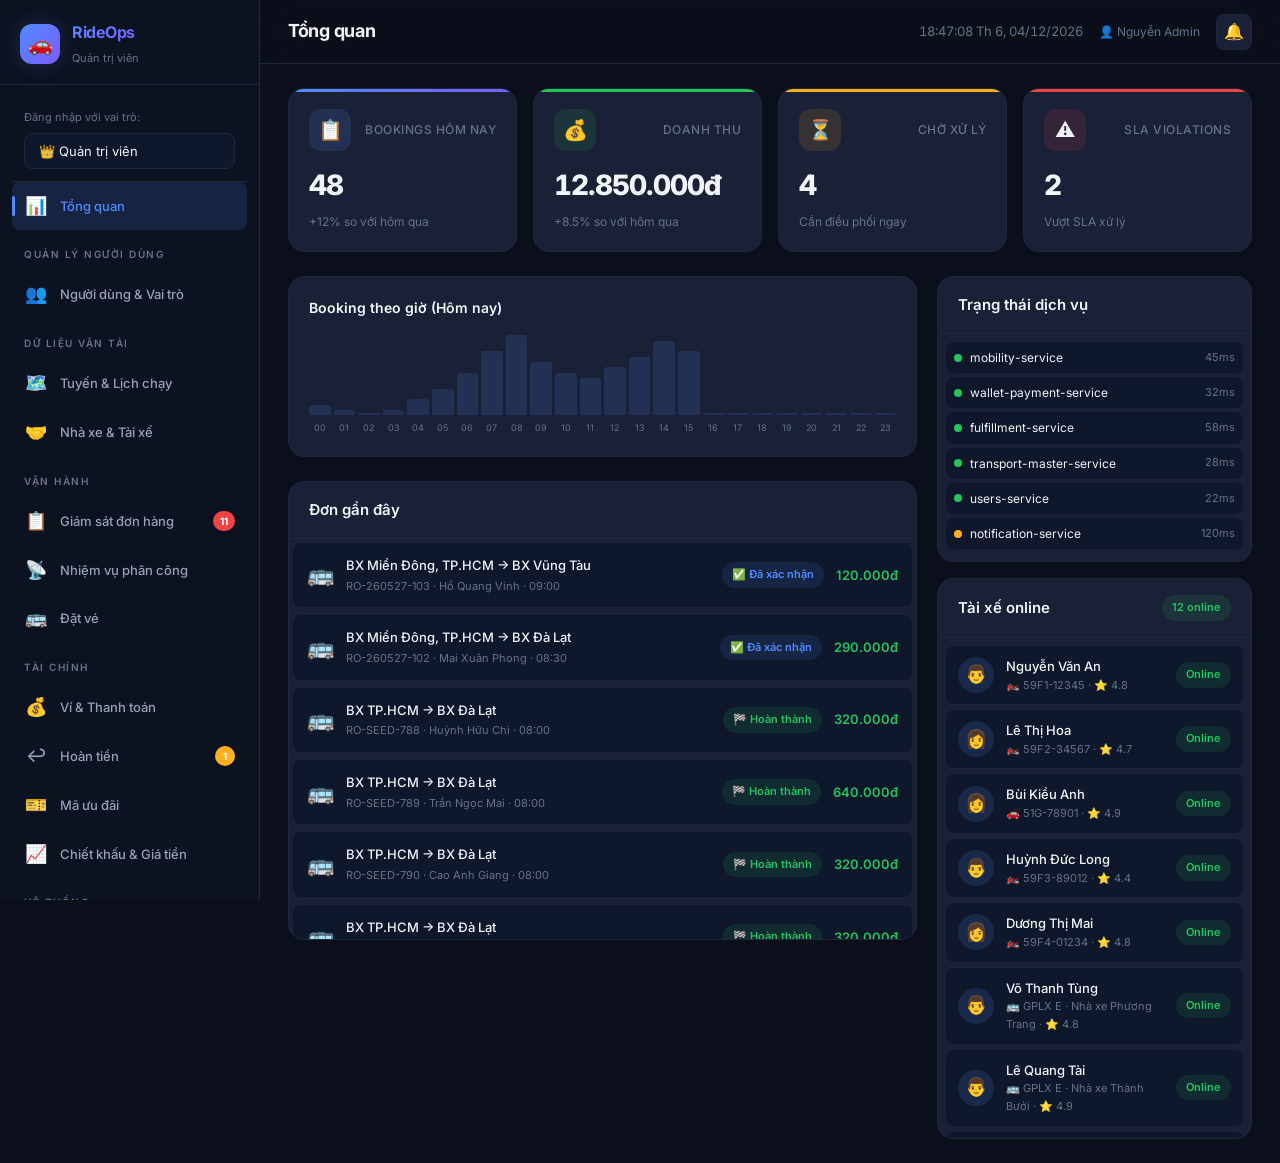
<file: ride-ops-dashboard/index.html>
<!DOCTYPE html>
<html lang="vi">
<head>
  <meta charset="UTF-8">
  <meta name="viewport" content="width=device-width, initial-scale=1.0">
  <meta name="description" content="RideOps - Hệ thống điều hành xe công nghệ">
  <title>RideOps - Hệ Thống Điều Hành</title>
  <link rel="stylesheet" href="style.css">
</head>
<body>
  <div class="app-layout">
    <!-- ========== SIDEBAR ========== -->
    <aside class="sidebar" id="sidebar">
      <div class="sidebar-header">
        <div class="sidebar-logo">
          <div class="sidebar-logo-icon">🚗</div>
          <div class="sidebar-logo-text">
            <h1>RideOps</h1>
            <span id="current-role">Admin</span>
          </div>
        </div>
      </div>
      <nav class="sidebar-nav" id="sidebar-nav">
        <!-- Role selector -->
        <div class="role-selector" style="padding:12px;border-bottom:1px solid var(--border-color)">
          <label style="font-size:11px;color:var(--text-muted);display:block;margin-bottom:6px">Đăng nhập với vai trò:</label>
          <select class="input" id="role-select" onchange="switchRole(this.value)" style="width:100%">
            <option value="ADMIN">👑 Quản trị viên</option>
            <option value="OPERATOR">📡 Điều hành</option>
            <option value="AGENT">💼 Đại lý</option>
            <option value="FINANCE">💰 Tài chính</option>
            <option value="VIEWER">👁️ Người xem</option>
          </select>
        </div>

        <div class="nav-section-title">Tổng quan</div>
        <div class="nav-item active" data-page="dashboard" data-roles="ADMIN,OPERATOR,AGENT,FINANCE,VIEWER" onclick="navigateTo('dashboard')">
          <span class="nav-item-icon">📊</span> Tổng quan
        </div>

        <div class="nav-section-title" data-perm="user.manage">Quản lý người dùng</div>
        <div class="nav-item" data-page="users" data-roles="ADMIN" data-perm="user.manage" onclick="navigateTo('users')">
          <span class="nav-item-icon">👥</span> Người dùng & Vai trò
        </div>

        <div class="nav-section-title" data-perm="master.view">Dữ liệu vận tải</div>
        <div class="nav-item" data-page="routes" data-roles="ADMIN,OPERATOR" data-perm="master.view,master.manage" onclick="navigateTo('routes')">
          <span class="nav-item-icon">🗺️</span> Tuyến & Lịch chạy
        </div>
        <div class="nav-item" data-page="partners" data-roles="ADMIN,OPERATOR,AGENT" data-perm="partner.view,partner.manage,driver.view,driver.manage" onclick="navigateTo('partners')">
          <span class="nav-item-icon">🤝</span> Nhà xe & Tài xế
        </div>

        <div class="nav-section-title" data-perm="booking.view">Vận hành</div>
        <div class="nav-item" data-page="bookings" data-roles="ADMIN,OPERATOR,AGENT,FINANCE,VIEWER" data-perm="booking.view" onclick="navigateTo('bookings')">
          <span class="nav-item-icon">📋</span> Giám sát đơn hàng
          <span class="nav-item-badge" id="pending-badge">4</span>
        </div>
        <div class="nav-item" data-page="fulfillment" data-roles="ADMIN,OPERATOR" data-perm="fulfillment.view,fulfillment.manage" onclick="navigateTo('fulfillment')">
          <span class="nav-item-icon">📡</span> Nhiệm vụ phân công
        </div>
        <div class="nav-item" data-page="intercity" data-roles="ADMIN,OPERATOR,AGENT" data-perm="booking.create,booking.view" onclick="navigateTo('intercity')">
          <span class="nav-item-icon">🚌</span> Đặt vé
        </div>

        <div class="nav-section-title" data-perm="wallet.view">Tài chính</div>
        <div class="nav-item" data-page="wallets" data-roles="ADMIN,OPERATOR,FINANCE" data-perm="wallet.view" onclick="navigateTo('wallets')">
          <span class="nav-item-icon">💰</span> Ví & Thanh toán
        </div>
        <div class="nav-item" data-page="refunds" data-roles="ADMIN,OPERATOR,FINANCE" data-perm="refund.view,refund.process" onclick="navigateTo('refunds')">
          <span class="nav-item-icon">↩️</span> Hoàn tiền
          <span class="nav-item-badge" id="refund-badge" style="background:var(--warning)">1</span>
        </div>
        <div class="nav-item" data-page="promos" data-roles="ADMIN,OPERATOR" data-perm="promo.manage" onclick="navigateTo('promos')">
          <span class="nav-item-icon">🎫</span> Mã ưu đãi
        </div>
        <div class="nav-item" data-page="commissions" data-roles="ADMIN,FINANCE" data-perm="commission.view,commission.manage" onclick="navigateTo('commissions')">
          <span class="nav-item-icon">📈</span> Chiết khấu & Giá tiền
        </div>

        <div class="nav-section-title" data-perm="notification.view">Hệ thống</div>
        <div class="nav-item" data-page="notifications" data-roles="ADMIN,OPERATOR" data-perm="notification.view" onclick="navigateTo('notifications')">
          <span class="nav-item-icon">🔔</span> Thông báo
        </div>
        <div class="nav-item" data-page="audit" data-roles="ADMIN,FINANCE" data-perm="audit.view" onclick="navigateTo('audit')">
          <span class="nav-item-icon">📜</span> Nhật ký hoạt động
        </div>
        <div class="nav-item" data-page="monitoring" data-roles="ADMIN,OPERATOR,VIEWER" data-perm="system.view" onclick="navigateTo('monitoring')">
          <span class="nav-item-icon">🖥️</span> Giám sát hệ thống
        </div>
      </nav>
    </aside>

    <!-- ========== MAIN CONTENT ========== -->
    <main class="main-content">
      <header class="header">
        <div class="header-left">
          <button class="header-btn" id="menu-toggle" onclick="toggleSidebar()" aria-label="Mở/đóng menu" style="display:none">☰</button>
          <h2 class="header-title" id="page-title">Tổng quan</h2>
        </div>
        <div class="header-right">
          <span class="header-time" id="header-time"></span>
          <div class="user-info" id="user-info" style="display:flex;align-items:center;gap:8px">
            <span style="font-size:12px;color:var(--text-muted)">👤 <span id="current-user-name">Nguyễn Admin</span></span>
          </div>
          <button class="header-btn" onclick="navigateTo('notifications')">🔔</button>
        </div>
      </header>

      <div class="page-content">
        <!-- ===== DASHBOARD ===== -->
        <div class="page active" id="page-dashboard">
          <div class="stats-grid" id="dashboard-stats"></div>
          <div class="dashboard-grid">
            <div>
              <div class="chart-container">
                <div class="chart-title">Booking theo giờ (Hôm nay)</div>
                <div class="mini-chart" id="hourly-chart"></div>
                <div class="chart-labels" id="hourly-labels"></div>
              </div>
              <div class="table-container">
                <div class="table-header"><span class="table-title">Đơn gần đây</span></div>
                <div class="recent-trips-list" id="recent-bookings"></div>
              </div>
            </div>
            <div>
              <div class="table-container" style="margin-bottom:16px">
                <div class="table-header"><span class="table-title">Trạng thái dịch vụ</span></div>
                <div id="service-health-mini" style="padding:8px"></div>
              </div>
              <div class="table-container">
                <div class="table-header"><span class="table-title">Tài xế online</span><span class="badge badge-online" id="online-count"></span></div>
                <div class="dispatch-list" id="online-drivers-dash"></div>
              </div>
            </div>
          </div>
        </div>

        <!-- ===== USERS ===== -->
        <div class="page" id="page-users">
          <div class="tabs" style="margin-bottom:20px">
            <button class="tab-btn active" data-tab="users" onclick="switchUserTab('users', this)">👥 Danh sách người dùng</button>
            <button class="tab-btn" data-tab="roles" onclick="switchUserTab('roles', this)">🔐 Vai trò & Quyền</button>
          </div>

          <!-- Users Tab -->
          <div id="users-tab-users">
            <div class="stats-grid" id="user-stats"></div>
            <div class="table-container">
              <div class="table-header"><span class="table-title">Danh sách người dùng</span>
                <div class="table-actions"><button class="btn btn-primary" onclick="openModal('user-create-modal')">➕ Thêm user</button></div>
              </div>
              <div class="table-wrapper">
                <table><thead><tr><th>ID</th><th>Tên</th><th>Email</th><th>SĐT</th><th>Vai trò</th><th>Đăng nhập cuối</th><th>Trạng thái</th><th>Thao tác</th></tr></thead>
                <tbody id="users-table-body"></tbody></table>
              </div>
            </div>
          </div>

          <!-- Roles Tab -->
          <div id="users-tab-roles" style="display:none">
            <div class="table-container">
              <div class="table-header"><span class="table-title">Vai trò & Quyền hạn</span>
                <div class="table-actions"><button class="btn btn-primary" onclick="openModal('role-create-modal')">➕ Tạo vai trò</button></div>
              </div>
              <div class="table-wrapper">
                <table><thead><tr><th>ID</th><th>Vai trò</th><th>Mã</th><th>Quyền hạn</th><th>Người dùng</th><th>Trạng thái</th><th>Thao tác</th></tr></thead>
                <tbody id="roles-table-body"></tbody></table>
              </div>
            </div>
          </div>
        </div>

        <!-- ===== ROUTES ===== -->
        <div class="page" id="page-routes">
          <div class="tabs" style="margin-bottom:20px">
            <button class="tab-btn active" data-tab="schedules" onclick="switchRouteTab('schedules', this)">📅 Lịch chạy</button>
            <button class="tab-btn" data-tab="routes" onclick="switchRouteTab('routes', this)">🗺️ Tuyến đường</button>
            <button class="tab-btn" data-tab="vehicle-models" onclick="switchRouteTab('vehicle-models', this)">🚐 Loại xe</button>
            <button class="tab-btn" data-tab="stops" onclick="switchRouteTab('stops', this)">📍 Điểm dừng</button>
          </div>

          <!-- Schedules Tab (Default) -->
          <div id="routes-tab-schedules">
            <div class="table-container">
              <div class="table-header"><span class="table-title">Lịch chạy</span>
                <div class="table-actions"><button class="btn btn-sm btn-primary" onclick="openScheduleCreate()">➕ Thêm lịch</button></div>
              </div>
              <div class="table-wrapper">
                <table><thead><tr><th>ID</th><th>Tuyến</th><th>Nhà xe</th><th>Giờ đi</th><th>Giờ đến</th><th>Loại xe</th><th>Ngày chạy</th><th>Thao tác</th></tr></thead>
                <tbody id="schedules-table-body"></tbody></table>
              </div>
            </div>
          </div>

          <!-- Routes Tab -->
          <div id="routes-tab-routes" style="display:none">
            <div class="table-container">
              <div class="table-header"><span class="table-title">Tuyến đường</span>
                <div class="table-actions"><button class="btn btn-primary" onclick="openRouteCreate()">➕ Thêm tuyến</button></div>
              </div>
              <div class="table-wrapper">
                <table><thead><tr><th>ID</th><th>Tuyến</th><th>Khoảng cách</th><th>Thời gian</th><th>Điểm đi</th><th>Điểm đến</th><th>Điểm dừng</th><th>Trạng thái</th></tr></thead>
                <tbody id="routes-table-body"></tbody></table>
              </div>
            </div>
          </div>

          <!-- Vehicle Models Tab -->
          <div id="routes-tab-vehicle-models" style="display:none">
            <div class="table-container">
              <div class="table-header"><span class="table-title">Loại xe (thay cho Ghế)</span>
                <div class="table-actions"><button class="btn btn-primary" onclick="openVehicleModelCreate()">➕ Thêm loại xe</button></div>
              </div>
              <div class="table-wrapper">
                <table><thead><tr><th>ID</th><th>Tên</th><th>Dịch vụ</th><th>Phân loại</th><th>Số ghế</th><th>Hành lý</th><th>Mô tả</th><th>Trạng thái</th><th>Thao tác</th></tr></thead>
                <tbody id="vehicle-models-table-body"></tbody></table>
              </div>
            </div>
          </div>

          <!-- Stops Tab -->
          <div id="routes-tab-stops" style="display:none">
            <div class="table-container">
              <div class="table-header"><span class="table-title">Điểm dừng</span>
                <div class="table-actions"><button class="btn btn-primary" onclick="openStopCreate()">➕ Thêm điểm dừng</button></div>
              </div>
              <div class="table-wrapper">
                <table><thead><tr><th>ID</th><th>Tên điểm dừng</th><th>Địa chỉ</th><th>Quận/Huyện</th><th>Tỉnh/Thành</th><th>Thao tác</th></tr></thead>
                <tbody id="stops-table-body"></tbody></table>
              </div>
            </div>
          </div>
        </div>

        <!-- ===== PARTNERS & DRIVERS ===== -->
        <div class="page" id="page-partners">
          <div class="tabs" style="margin-bottom:20px">
            <button class="tab-btn active" data-tab="partners" onclick="switchPartnerTab('partners', this)">🏢 Nhà xe</button>
            <button class="tab-btn" data-tab="drivers" onclick="switchPartnerTab('drivers', this)">🏍️ 🚗 Tài xế (Bike/Car)</button>
            <button class="tab-btn" data-tab="intercity-drivers" onclick="switchPartnerTab('intercity-drivers', this)">🧑‍✈️ Tài xế liên tỉnh</button>
            <button class="tab-btn" data-tab="intercity-vehicles" onclick="switchPartnerTab('intercity-vehicles', this)">🚐 Xe liên tỉnh</button>
          </div>

          <!-- Partners Tab -->
          <div id="partners-tab-partners">
            <div class="table-container">
              <div class="table-header"><span class="table-title">Nhà xe Đối tác</span>
                <div class="table-actions"><button class="btn btn-primary" onclick="openModal('partner-modal')">➕ Thêm nhà xe</button></div>
              </div>
              <div class="table-wrapper">
                <table><thead><tr><th>ID</th><th>Tên nhà xe</th><th>Liên hệ</th><th>SĐT</th><th>Số xe</th><th>Số tài xế</th><th>Tuyến đường</th><th>Chiết khấu</th><th>Trạng thái</th><th>Thao tác</th></tr></thead>
                <tbody id="partners-table-body"></tbody></table>
              </div>
            </div>
          </div>

          <!-- Drivers Tab (Bike/Car only) -->
          <div id="partners-tab-drivers" style="display:none">
            <div class="stats-grid" id="driver-stats"></div>
            <div class="table-container">
              <div class="table-header"><span class="table-title">Tài xế Bike & Car</span>
                <div class="table-actions">
                  <select id="driver-status-filter" onchange="renderDrivers()"><option value="">Tất cả</option><option value="online">Online</option><option value="busy">Đang chạy</option><option value="offline">Offline</option></select>
                  <div class="search-box"><input type="search" placeholder="Tìm tài xế..." id="driver-search" oninput="renderDrivers()"></div>
                  <button class="btn btn-primary" onclick="openModal('driver-modal')">➕ Thêm tài xế</button>
                </div>
              </div>
              <div class="table-wrapper">
                <table><thead><tr><th>ID</th><th>Tài xế</th><th>SĐT</th><th>Loại xe</th><th>Biển số</th><th>Nhà xe</th><th>Đánh giá</th><th>Hoàn thành</th><th>Trạng thái</th><th>Thao tác</th></tr></thead>
                <tbody id="drivers-table-body"></tbody></table>
              </div>
            </div>
          </div>

          <!-- Intercity Drivers Tab -->
          <div id="partners-tab-intercity-drivers" style="display:none">
            <div class="stats-grid" id="intercity-driver-stats"></div>
            <div class="table-container">
              <div class="table-header"><span class="table-title">Tài xế Liên tỉnh (phục vụ Intercity / Đăng kiểm / Bảo dưỡng)</span>
                <div class="table-actions">
                  <select id="intercity-driver-status-filter" onchange="renderIntercityDrivers()"><option value="">Tất cả</option><option value="online">Online</option><option value="busy">Đang chạy</option><option value="offline">Offline</option></select>
                  <select id="intercity-driver-operator-filter" onchange="renderIntercityDrivers()"><option value="">Mọi nhà xe</option></select>
                  <div class="search-box"><input type="search" placeholder="Tìm tài xế..." id="intercity-driver-search" oninput="renderIntercityDrivers()"></div>
                </div>
              </div>
              <div class="table-wrapper">
                <table><thead><tr><th>ID</th><th>Tài xế</th><th>SĐT</th><th>Nhà xe quản lý</th><th>Hạng GPLX</th><th>Đánh giá</th><th>Chuyến đã chạy</th><th>Trạng thái</th><th>Đang gán</th><th>Thao tác</th></tr></thead>
                <tbody id="intercity-drivers-table-body"></tbody></table>
              </div>
            </div>
          </div>

          <!-- Intercity Vehicles Tab -->
          <div id="partners-tab-intercity-vehicles" style="display:none">
            <div class="stats-grid" id="intercity-vehicle-stats"></div>
            <div class="table-container">
              <div class="table-header"><span class="table-title">Xe Liên tỉnh (quản lý bởi nhà xe — không có tài xế cố định)</span>
                <div class="table-actions">
                  <select id="intercity-vehicle-status-filter" onchange="renderIntercityVehicles()"><option value="">Tất cả</option><option value="idle">Sẵn sàng</option><option value="busy">Đang chạy</option><option value="maintenance">Bảo dưỡng</option></select>
                  <select id="intercity-vehicle-operator-filter" onchange="renderIntercityVehicles()"><option value="">Mọi nhà xe</option></select>
                  <div class="search-box"><input type="search" placeholder="Tìm biển số..." id="intercity-vehicle-search" oninput="renderIntercityVehicles()"></div>
                </div>
              </div>
              <div class="table-wrapper">
                <table><thead><tr><th>ID</th><th>Biển số</th><th>Loại xe</th><th>Nhà xe quản lý</th><th>Số km</th><th>Trạng thái</th><th>Đang gán</th><th>Thao tác</th></tr></thead>
                <tbody id="intercity-vehicles-table-body"></tbody></table>
              </div>
            </div>
          </div>
        </div>

        <!-- ===== BOOKINGS ===== -->
        <div class="page" id="page-bookings">
          <div class="tabs" id="booking-tabs">
            <button class="tab-btn active" data-type="ALL" onclick="filterBookings('ALL')">Tất cả</button>
            <button class="tab-btn" data-type="BIKE" onclick="filterBookings('BIKE')">🏍️ Xe máy</button>
            <button class="tab-btn" data-type="CAR" onclick="filterBookings('CAR')">🚗 Xe hơi</button>
            <button class="tab-btn" data-type="INTERCITY" onclick="filterBookings('INTERCITY')">🚌 Liên tỉnh</button>
            <button class="tab-btn" data-type="SERVICE_ORDER" onclick="filterBookings('SERVICE_ORDER')">📋 Đăng kiểm</button>
            <button class="tab-btn" data-type="MAINTENANCE_ORDER" onclick="filterBookings('MAINTENANCE_ORDER')">🔧 Bảo dưỡng</button>
          </div>
          <div class="table-container">
            <div class="table-header"><span class="table-title">Booking Monitoring</span>
              <div class="table-actions">
                <select id="booking-status-filter" onchange="filterBookings()">
                  <option value="">Tất cả trạng thái</option>
                  <option value="DRAFT">Nháp</option>
                  <option value="PENDING_CONFIRMATION">Chờ xác nhận</option>
                  <option value="CONFIRMED">Đã xác nhận</option>
                  <option value="IN_PROGRESS">Đang thực hiện</option>
                  <option value="COMPLETED">Hoàn thành</option>
                  <option value="CANCELLED">Đã hủy</option>
                </select>
                <div class="search-box"><input type="search" placeholder="Tìm kiếm..." id="booking-search" oninput="filterBookings()"></div>
              </div>
            </div>
            <div class="table-wrapper">
              <table><thead><tr><th>Mã booking</th><th>Loại</th><th>Khách hàng</th><th>Booking</th><th>Payment</th><th>Fulfillment</th><th>Điểm đón</th><th>Giá</th><th>Thời gian tạo</th><th>Thao tác</th></tr></thead>
              <tbody id="bookings-table-body"></tbody></table>
            </div>
          </div>
        </div>

        <!-- ===== FULFILLMENT ===== -->
        <div class="page" id="page-fulfillment">
          <div class="tabs" id="fulfillment-tabs" style="margin-bottom:20px">
            <button class="tab-btn active" data-ftab="all" onclick="switchFulfillmentTab('all', this)">Tất cả</button>
            <button class="tab-btn" data-ftab="bikecar" onclick="switchFulfillmentTab('bikecar', this)">🏍️ 🚗 Bike & Car</button>
            <button class="tab-btn" data-ftab="intercity" onclick="switchFulfillmentTab('intercity', this)">🚌 Liên tỉnh</button>
            <button class="tab-btn" data-ftab="service" onclick="switchFulfillmentTab('service', this)">📋 Đăng kiểm</button>
            <button class="tab-btn" data-ftab="maintenance" onclick="switchFulfillmentTab('maintenance', this)">🔧 Bảo dưỡng</button>
          </div>

          <div class="stats-grid" id="fulfillment-stats"></div>

          <!-- 2-column view: chờ gán + TX sẵn sàng (cho all/bikecar/service/maintenance) -->
          <div class="dispatch-grid" id="fulfillment-cards-default">
            <div class="dispatch-card">
              <div class="dispatch-card-header"><span class="dispatch-card-title">📍 Chờ gán tài xế</span><span class="badge badge-pending" id="dispatch-pending-count"></span></div>
              <div class="dispatch-list" id="dispatch-pending-list"></div>
            </div>
            <div class="dispatch-card">
              <div class="dispatch-card-header"><span class="dispatch-card-title">🟢 Tài xế sẵn sàng</span><span class="badge badge-online" id="dispatch-driver-count"></span></div>
              <div class="dispatch-list" id="dispatch-driver-list"></div>
            </div>
          </div>

          <!-- 3-column view: chờ phân công + xe + TX (chỉ tab liên tỉnh) -->
          <div class="dispatch-grid" id="fulfillment-cards-intercity" style="display:none;grid-template-columns:1fr 1fr 1fr">
            <div class="dispatch-card">
              <div class="dispatch-card-header"><span class="dispatch-card-title">📍 Chờ phân công</span><span class="badge badge-pending" id="intercity-pending-count"></span></div>
              <div class="dispatch-list" id="intercity-pending-list"></div>
            </div>
            <div class="dispatch-card">
              <div class="dispatch-card-header"><span class="dispatch-card-title">🚐 Xe sẵn sàng</span><span class="badge badge-online" id="intercity-vehicle-count"></span></div>
              <div class="dispatch-list" id="intercity-vehicle-list"></div>
            </div>
            <div class="dispatch-card">
              <div class="dispatch-card-header"><span class="dispatch-card-title">🧑‍✈️ Tài xế sẵn sàng</span><span class="badge badge-online" id="intercity-driver-count"></span></div>
              <div class="dispatch-list" id="intercity-driver-list"></div>
            </div>
          </div>

          <div class="table-container mt-20">
            <div class="table-header"><span class="table-title" id="fulfillment-table-title">Tất cả Fulfillment Tasks</span></div>
            <div class="table-wrapper">
              <table><thead><tr><th>Task ID</th><th>Booking</th><th>Loại</th><th>Xe</th><th>Tài xế</th><th>Trạng thái</th><th>Gán lúc</th><th>Bắt đầu</th><th>Hoàn thành</th><th>Thao tác</th></tr></thead>
              <tbody id="fulfillment-table-body"></tbody></table>
            </div>
          </div>
        </div>

        <!-- ===== BOOKING TABS ===== -->
        <div class="page" id="page-intercity">
          <div class="tabs" style="margin-bottom:20px">
            <button class="tab-btn active" data-tab="intercity" onclick="switchBookingTab('intercity', this)">🚌 Đặt vé liên tỉnh</button>
            <button class="tab-btn" data-tab="registration" onclick="switchBookingTab('registration', this)">📋 Đăng kiểm hộ</button>
            <button class="tab-btn" data-tab="maintenance" onclick="switchBookingTab('maintenance', this)">🔧 Bảo dưỡng</button>
          </div>

          <!-- INTERCITY TAB -->
          <div id="booking-tab-intercity">
            <div class="booking-search-bar">
              <div class="bsb-field"><label>Điểm đi</label><select class="input" id="intercity-origin"></select></div>
              <button class="route-swap" onclick="swapRoute()" title="Đổi chiều" aria-label="Đổi chiều đi và đến">⇄</button>
              <div class="bsb-field"><label>Điểm đến</label><select class="input" id="intercity-destination"></select></div>
              <div class="bsb-field"><label>Ngày đi</label><input type="date" class="input" id="intercity-date"></div>
              <div class="bsb-field"><label>Số khách</label><select class="input" id="intercity-passengers"><option value="1">1 khách</option><option value="2">2 khách</option><option value="3">3 khách</option><option value="4">4 khách</option><option value="5">5 khách</option></select></div>
              <button class="btn btn-primary bsb-submit" onclick="searchIntercityTrips()">🔍 Tìm chuyến</button>
              <button class="btn btn-outline bsb-submit" onclick="clearIntercityFilter()" title="Bỏ lọc, xem tất cả chuyến">↺ Xem tất cả</button>
            </div>
            <div class="search-results" id="intercity-results"></div>
          </div>

          <!-- REGISTRATION TAB -->
          <div id="booking-tab-registration" style="display:none">
            <div class="booking-split">
              <div class="booking-panel">
              <div class="inline-form-card">
                <div class="inline-form-card-header"><span class="inline-form-card-title">📋 Tạo đơn đăng kiểm hộ</span></div>
                <div class="booking-form-grid">
                  <div class="input-group"><label>Biển số xe *</label><input type="text" class="input" id="reg-plate" placeholder="51A-123.45"></div>
                  <div class="input-group"><label>Loại xe *</label><select class="input" id="reg-vehicle-type"><option value="car">Ô tô con</option><option value="truck">Ô tô tải</option><option value="bus">Ô tô khách</option></select></div>
                  <div class="input-group"><label>⛽ Loại động cơ *</label><select class="input" id="reg-engine-type"><option value="gasoline">⛽ Xăng</option><option value="electric">🔋 Điện</option><option value="diesel">🛢️ Dầu</option><option value="hybrid">⚡ Hybrid</option></select></div>
                  <div class="input-group"><label>Họ tên chủ xe *</label><input type="text" class="input" id="reg-owner-name" placeholder="Nguyễn Văn A"></div>
                  <div class="input-group"><label>Số điện thoại *</label><input type="tel" class="input" id="reg-owner-phone" placeholder="0901234567"></div>
                  <div class="input-group"><label>Ngày hết hạn ĐK</label><input type="date" class="input" id="reg-expire-date"></div>
                  <div class="input-group span-3"><label>📍 Địa chỉ nhận xe *</label><input type="text" class="input" id="reg-pickup-address" placeholder="VD: 12 Hai Bà Trưng, Q.1, TP.HCM"></div>
                  <div class="input-group"><label>Dịch vụ đăng kiểm</label><select class="input" id="reg-service"><option value="normal">Thường (350.000đ)</option><option value="express">Nhanh (500.000đ)</option><option value="home">Tại nhà (700.000đ)</option></select></div>
                  <div class="input-group"><label>Ngày đặt lịch *</label><input type="date" class="input" id="reg-booking-date"></div>
                  <div class="input-group"><label>Giờ đặt lịch *</label><select class="input" id="reg-booking-time"><option value="07:00">07:00</option><option value="08:00">08:00</option><option value="09:00">09:00</option><option value="10:00">10:00</option><option value="13:00">13:00</option><option value="14:00">14:00</option></select></div>
                  <div class="input-group span-3"><label>Ghi chú</label><input type="text" class="input" id="reg-notes" placeholder="Yêu cầu thêm..."></div>
                </div>
                <div class="inline-form-actions">
                  <button class="btn btn-outline" onclick="clearRegistrationForm()">Xóa</button>
                  <button class="btn btn-primary" onclick="createRegistrationOrder()">📋 Tạo đơn</button>
                </div>
              </div>
              <div class="order-detail-pane" id="registration-detail"></div>
              </div>

              <div class="table-container">
              <div class="table-header">
                <span class="table-title">Danh sách đơn đăng kiểm</span>
                <div class="table-actions">
                  <select class="input" id="registration-status-filter" onchange="renderRegistrations()" style="height:36px;padding:0 10px">
                    <option value="">Tất cả trạng thái</option>
                    <option value="pending">⏳ Chờ xác nhận</option>
                    <option value="confirmed">✅ Đã xác nhận</option>
                    <option value="completed">🏁 Hoàn thành</option>
                    <option value="cancelled">❌ Đã hủy</option>
                  </select>
                  <div class="search-box"><input type="search" placeholder="🔍 Biển số / Chủ xe / SĐT..." id="registration-search" oninput="renderRegistrations()"></div>
                </div>
              </div>
              <div class="table-wrapper">
                <table><thead><tr><th>Mã đơn</th><th>Biển số</th><th>Chủ xe</th><th>SĐT</th><th>📍 Địa chỉ nhận xe</th><th>⛽ Động cơ</th><th>Ngày đặt</th><th>Dịch vụ</th><th>Giá</th><th>Trạng thái</th><th>Thao tác</th></tr></thead>
                <tbody id="registrations-table-body"></tbody></table>
              </div>
              </div>
            </div>
          </div>

          <!-- MAINTENANCE TAB -->
          <div id="booking-tab-maintenance" style="display:none">
            <div class="booking-split">
              <div class="booking-panel">
              <div class="inline-form-card">
                <div class="inline-form-card-header"><span class="inline-form-card-title">🔧 Tạo đơn bảo dưỡng hộ</span></div>
                <div class="booking-form-grid">
                  <div class="input-group"><label>Biển số xe *</label><input type="text" class="input" id="mnt-plate" placeholder="51A-123.45"></div>
                  <div class="input-group"><label>Loại xe *</label><select class="input" id="mnt-vehicle-type"><option value="car">Ô tô con</option><option value="truck">Ô tô tải</option><option value="bus">Ô tô khách</option></select></div>
                  <div class="input-group"><label>⛽ Loại động cơ *</label><select class="input" id="mnt-engine-type"><option value="gasoline">⛽ Xăng</option><option value="electric">🔋 Điện</option><option value="diesel">🛢️ Dầu</option><option value="hybrid">⚡ Hybrid</option></select></div>
                  <div class="input-group"><label>Họ tên chủ xe *</label><input type="text" class="input" id="mnt-owner-name" placeholder="Nguyễn Văn A"></div>
                  <div class="input-group"><label>Số điện thoại *</label><input type="tel" class="input" id="mnt-owner-phone" placeholder="0901234567"></div>
                  <div class="input-group"><label>Số km hiện tại</label><input type="number" class="input" id="mnt-mileage" placeholder="50000"></div>
                  <div class="input-group span-3"><label>📍 Địa chỉ nhận xe *</label><input type="text" class="input" id="mnt-pickup-address" placeholder="VD: 12 Hai Bà Trưng, Q.1, TP.HCM"></div>
                  <div class="input-group"><label>Dịch vụ bảo dưỡng</label><select class="input" id="mnt-service"><option value="basic">Cơ bản (400.000đ)</option><option value="full">Toàn diện (1.200.000đ)</option><option value="oil_change">Thay nhớt (250.000đ)</option><option value="tire">Lốp + cân chỉnh (800.000đ)</option></select></div>
                  <div class="input-group"><label>Ngày đặt lịch *</label><input type="date" class="input" id="mnt-booking-date"></div>
                  <div class="input-group"><label>Giờ đặt lịch *</label><select class="input" id="mnt-booking-time"><option value="07:00">07:00</option><option value="08:00">08:00</option><option value="09:00">09:00</option><option value="10:00">10:00</option><option value="13:00">13:00</option><option value="14:00">14:00</option><option value="15:00">15:00</option></select></div>
                  <div class="input-group span-3"><label>Ghi chú</label><input type="text" class="input" id="mnt-notes" placeholder="Yêu cầu thêm..."></div>
                </div>
                <div class="inline-form-actions">
                  <button class="btn btn-outline" onclick="clearMaintenanceForm()">Xóa</button>
                  <button class="btn btn-primary" onclick="createMaintenanceOrder()">🔧 Tạo đơn</button>
                </div>
              </div>
              <div class="order-detail-pane" id="maintenance-detail"></div>
              </div>

              <div class="table-container">
              <div class="table-header">
                <span class="table-title">Danh sách đơn bảo dưỡng</span>
                <div class="table-actions">
                  <select class="input" id="maintenance-status-filter" onchange="renderMaintenance()" style="height:36px;padding:0 10px">
                    <option value="">Tất cả trạng thái</option>
                    <option value="pending">⏳ Chờ xác nhận</option>
                    <option value="confirmed">✅ Đã xác nhận</option>
                    <option value="completed">🏁 Hoàn thành</option>
                    <option value="cancelled">❌ Đã hủy</option>
                  </select>
                  <div class="search-box"><input type="search" placeholder="🔍 Biển số / Chủ xe / SĐT..." id="maintenance-search" oninput="renderMaintenance()"></div>
                </div>
              </div>
              <div class="table-wrapper">
                <table><thead><tr><th>Mã đơn</th><th>Biển số</th><th>Chủ xe</th><th>SĐT</th><th>📍 Địa chỉ nhận xe</th><th>⛽ Động cơ</th><th>Ngày đặt</th><th>Dịch vụ</th><th>Giá</th><th>Trạng thái</th><th>Thao tác</th></tr></thead>
                <tbody id="maintenance-table-body"></tbody></table>
              </div>
              </div>
            </div>
          </div>
        </div>

        <!-- ===== WALLETS ===== -->
        <div class="page" id="page-wallets">
          <div class="wallet-summary" id="wallet-stats"></div>
          <div class="table-container" style="margin-bottom:20px">
            <div class="table-header"><span class="table-title">Danh sách Ví</span>
              <div class="table-actions">
                <select id="wallet-type-filter" onchange="renderWallets()"><option value="">Tất cả</option><option value="CUSTOMER">Khách hàng</option><option value="DRIVER">Tài xế</option><option value="PARTNER">Đối tác</option><option value="SYSTEM">Hệ thống</option></select>
                <div class="search-box"><input type="search" placeholder="Tìm kiếm..." id="wallet-search" oninput="renderWallets()"></div>
              </div>
            </div>
            <div class="table-wrapper">
              <table><thead><tr><th>ID</th><th>Chủ ví</th><th>Loại chủ</th><th>Loại ví</th><th>Số dư</th><th>Tạm giữ</th><th>Trạng thái</th><th>Thao tác</th></tr></thead>
              <tbody id="wallets-table-body"></tbody></table>
            </div>
          </div>
          <div class="table-container">
            <div class="table-header"><span class="table-title">Giao dịch gần đây</span></div>
            <div class="table-wrapper">
              <table><thead><tr><th>ID</th><th>Ví</th><th>Hướng</th><th>Loại</th><th>Số tiền</th><th>Số dư</th><th>Trạng thái</th><th>Thời gian</th></tr></thead>
              <tbody id="transactions-table-body"></tbody></table>
            </div>
          </div>
        </div>

        <!-- ===== REFUNDS ===== -->
        <div class="page" id="page-refunds">
          <div class="stats-grid" id="refund-stats"></div>
          <div class="table-container">
            <div class="table-header"><span class="table-title">Quản lý Refund</span></div>
            <div class="table-wrapper">
              <table><thead><tr><th>ID</th><th>Booking</th><th>Khách hàng</th><th>Số tiền</th><th>Lý do</th><th>Phương thức</th><th>Xử lý bởi</th><th>Trạng thái</th><th>Tạo lúc</th><th>Thao tác</th></tr></thead>
              <tbody id="refunds-table-body"></tbody></table>
            </div>
          </div>
        </div>

        <!-- ===== PROMOS ===== -->
        <div class="page" id="page-promos">
          <div class="stats-grid" id="promo-stats"></div>
          <div class="table-container">
            <div class="table-header"><span class="table-title">Mã ưu đãi</span>
              <div class="table-actions"><button class="btn btn-primary" onclick="openModal('promo-modal')">➕ Tạo mã mới</button></div>
            </div>
            <div class="table-wrapper">
              <table><thead><tr><th>Mã</th><th>Loại giảm</th><th>Giá trị</th><th>Giảm tối đa</th><th>Đơn tối thiểu</th><th>Loại xe</th><th>Đã dùng</th><th>Thời hạn</th><th>Trạng thái</th><th>Thao tác</th></tr></thead>
              <tbody id="promos-table-body"></tbody></table>
            </div>
          </div>
        </div>

        <!-- ===== COMMISSIONS ===== -->
        <div class="page" id="page-commissions">
          <div class="tabs" style="margin-bottom:20px">
            <button class="tab-btn active" data-tab="commission" onclick="switchCommissionTab('commission', this)">📈 Chiết khấu (phí dịch vụ)</button>
            <button class="tab-btn" data-tab="pricing" onclick="switchCommissionTab('pricing', this)">💵 Giá tiền</button>
          </div>

          <!-- Tab: Chiết khấu -->
          <div id="commissions-tab-commission" class="commissions-tab-panel is-active">
            <div class="commission-cards" id="commission-config"></div>
            <div class="table-container">
              <div class="table-header"><span class="table-title">Lịch sử chiết khấu</span></div>
              <div class="table-wrapper">
                <table><thead><tr><th>ID</th><th>Booking</th><th>Tài xế</th><th>Loại xe</th><th>Tổng tiền</th><th>💸 Tài xế nhận (chiết khấu)</th><th>🏢 Phí dịch vụ</th><th>Thời gian</th></tr></thead>
                <tbody id="commission-history-body"></tbody></table>
              </div>
            </div>
          </div>

          <!-- Tab: Giá tiền -->
          <div id="commissions-tab-pricing" class="commissions-tab-panel">
            <div class="tabs" style="margin-bottom:20px" id="pricing-sub-tabs">
              <button class="tab-btn active" data-ptab="BIKE" onclick="switchPricingTab('BIKE', this)">🏍️ Xe máy</button>
              <button class="tab-btn" data-ptab="CAR" onclick="switchPricingTab('CAR', this)">🚗 Xe hơi</button>
              <button class="tab-btn" data-ptab="INTERCITY" onclick="switchPricingTab('INTERCITY', this)">🚌 Liên tỉnh</button>
              <button class="tab-btn" data-ptab="SERVICE_ORDER" onclick="switchPricingTab('SERVICE_ORDER', this)">📋 Đăng kiểm hộ</button>
              <button class="tab-btn" data-ptab="MAINTENANCE_ORDER" onclick="switchPricingTab('MAINTENANCE_ORDER', this)">🔧 Bảo dưỡng hộ</button>
            </div>
            <div id="pricing-panel"></div>
          </div>
        </div>

        <!-- ===== NOTIFICATIONS ===== -->
        <div class="page" id="page-notifications">
          <div class="stats-grid" id="notification-stats"></div>
          <div class="table-container">
            <div class="table-header"><span class="table-title">Notification History</span></div>
            <div class="table-wrapper">
              <table><thead><tr><th>ID</th><th>Loại</th><th>Channel</th><th>Người nhận</th><th>Nội dung</th><th>Trạng thái</th><th>Thời gian</th></tr></thead>
              <tbody id="notifications-table-body"></tbody></table>
            </div>
          </div>
        </div>

        <!-- ===== AUDIT ===== -->
        <div class="page" id="page-audit">
          <div class="table-container">
            <div class="table-header"><span class="table-title">Nhật ký hoạt động</span>
              <div class="table-actions">
                <select id="audit-action-filter" onchange="renderAudit()">
                  <option value="">Tất cả actions</option>
                  <option value="booking">Booking</option>
                  <option value="payment">Payment</option>
                  <option value="fulfillment">Fulfillment</option>
                  <option value="refund">Refund</option>
                  <option value="wallet">Wallet</option>
                  <option value="user">User</option>
                </select>
                <div class="search-box"><input type="search" placeholder="Tìm trace ID..." id="audit-search" oninput="renderAudit()"></div>
              </div>
            </div>
            <div class="table-wrapper">
              <table><thead><tr><th>Thời gian</th><th>Thao tác</th><th>Người thực hiện</th><th>Vai trò</th><th>Đối tượng</th><th>Site</th><th>Trace ID</th><th>Trước → Sau</th></tr></thead>
              <tbody id="audit-table-body"></tbody></table>
            </div>
          </div>
        </div>

        <!-- ===== MONITORING ===== -->
        <div class="page" id="page-monitoring">
          <div class="stats-grid" id="monitoring-stats"></div>
          <div class="table-container">
            <div class="table-header"><span class="table-title">Trạng thái dịch vụ</span></div>
            <div class="table-wrapper">
              <table><thead><tr><th>Dịch vụ</th><th>Trạng thái</th><th>Thời gian hoạt động</th><th>Độ trễ</th><th>Tỷ lệ lỗi</th></tr></thead>
              <tbody id="services-table-body"></tbody></table>
            </div>
          </div>
        </div>

      </div>
    </main>
  </div>

  <!-- ========== MODALS ========== -->
  <div class="modal-overlay" id="dispatch-modal">
    <div class="modal">
      <div class="modal-header"><span class="modal-title">Gán tài xế</span><button class="modal-close" aria-label="Đóng" onclick="closeModal('dispatch-modal')">✕</button></div>
      <div class="modal-body">
        <div class="input-group mb-20"><label>Booking</label><div id="dispatch-trip-info" style="padding:12px;background:var(--bg-input);border-radius:var(--radius-sm)"></div></div>
        <div class="input-group"><label>Chọn tài xế</label><select id="dispatch-driver-select" style="width:100%"></select></div>
      </div>
      <div class="modal-footer"><button class="btn btn-outline" onclick="closeModal('dispatch-modal')">Hủy</button><button class="btn btn-primary" onclick="assignDriver()">Gán tài xế</button></div>
    </div>
  </div>

  <!-- Intercity Dispatch Modal: chọn xe + tài xế độc lập -->
  <div class="modal-overlay" id="intercity-dispatch-modal">
    <div class="modal" style="max-width:560px">
      <div class="modal-header"><span class="modal-title">🚌 Phân công xe & tài xế (Liên tỉnh)</span><button class="modal-close" aria-label="Đóng" onclick="closeModal('intercity-dispatch-modal')">✕</button></div>
      <div class="modal-body">
        <div class="input-group mb-20"><label>Booking</label><div id="intercity-dispatch-trip-info" style="padding:12px;background:var(--bg-input);border-radius:var(--radius-sm)"></div></div>
        <div class="input-group mb-20">
          <label>1️⃣ Chọn xe (theo nhà xe + loại xe phù hợp)</label>
          <select id="intercity-dispatch-vehicle-select" style="width:100%"></select>
        </div>
        <div class="input-group">
          <label>2️⃣ Chọn tài xế (chỉ TX hạng INTERCITY đang online)</label>
          <select id="intercity-dispatch-driver-select" style="width:100%"></select>
        </div>
      </div>
      <div class="modal-footer">
        <button class="btn btn-outline" onclick="closeModal('intercity-dispatch-modal')">Hủy</button>
        <button class="btn btn-primary" onclick="assignIntercityDispatch()">Phân công</button>
      </div>
    </div>
  </div>

  <div class="modal-overlay" id="partner-modal">
    <div class="modal">
      <div class="modal-header"><span class="modal-title">Thêm đối tác mới</span><button class="modal-close" aria-label="Đóng" onclick="closeModal('partner-modal')">✕</button></div>
      <div class="modal-body">
        <div class="form-grid">
          <div class="input-group full-width"><label>Tên nhà xe</label><input type="text" placeholder="VD: Nhà xe ABC"></div>
          <div class="input-group"><label>Người liên hệ</label><input type="text" placeholder="Họ tên"></div>
          <div class="input-group"><label>Số điện thoại</label><input type="text" placeholder="0xxx-xxx-xxx"></div>
          <div class="input-group"><label>Số xe</label><input type="number" placeholder="0" min="0"></div>
          <div class="input-group"><label>Chiết khấu (%)</label><input type="number" placeholder="15" min="0" max="100"></div>
          <div class="input-group full-width"><label>Tuyến đường</label><input type="text" placeholder="HCM - Đà Lạt, HCM - Cần Thơ"></div>
        </div>
      </div>
      <div class="modal-footer"><button class="btn btn-outline" onclick="closeModal('partner-modal')">Hủy</button><button class="btn btn-primary">Thêm đối tác</button></div>
    </div>
  </div>

  <div class="modal-overlay" id="promo-modal">
    <div class="modal">
      <div class="modal-header"><span class="modal-title">Tạo mã ưu đãi mới</span><button class="modal-close" aria-label="Đóng" onclick="closeModal('promo-modal')">✕</button></div>
      <div class="modal-body">
        <div class="form-grid">
          <div class="input-group"><label>Mã ưu đãi</label><input type="text" placeholder="VD: SALE30"></div>
          <div class="input-group"><label>Loại giảm giá</label><select><option value="percent">Phần trăm (%)</option><option value="fixed">Số tiền cố định</option></select></div>
          <div class="input-group"><label>Giá trị</label><input type="number" placeholder="30" min="0"></div>
          <div class="input-group"><label>Giảm tối đa (đ)</label><input type="number" placeholder="50000" min="0"></div>
          <div class="input-group"><label>Đơn tối thiểu (đ)</label><input type="number" placeholder="20000" min="0"></div>
          <div class="input-group"><label>Số lần sử dụng</label><input type="number" placeholder="1000" min="1"></div>
          <div class="input-group"><label>Bắt đầu</label><input type="date"></div>
          <div class="input-group"><label>Kết thúc</label><input type="date"></div>
        </div>
      </div>
      <div class="modal-footer"><button class="btn btn-outline" onclick="closeModal('promo-modal')">Hủy</button><button class="btn btn-primary">Tạo mã</button></div>
    </div>
  </div>

  <div class="modal-overlay" id="driver-modal">
    <div class="modal">
      <div class="modal-header"><span class="modal-title">Thêm tài xế mới</span><button class="modal-close" aria-label="Đóng" onclick="closeModal('driver-modal')">✕</button></div>
      <div class="modal-body">
        <div class="form-grid">
          <div class="input-group"><label>Họ tên</label><input type="text" id="driver-name" placeholder="Nguyễn Văn A"></div>
          <div class="input-group"><label>Số điện thoại</label><input type="text" id="driver-phone" placeholder="090xxxxxxx"></div>
          <div class="input-group"><label>Loại xe</label>
            <select id="driver-vehicle-type">
              <option value="BIKE">Xe máy</option>
              <option value="CAR">Xe hơi</option>
              <option value="INTERCITY">Xe khách liên tỉnh</option>
            </select>
          </div>
          <div class="input-group"><label>Biển số</label><input type="text" id="driver-plate" placeholder="51F-12345"></div>
          <div class="input-group"><label>Nhà xe (Operator)</label>
            <select id="driver-operator">
              <option value="">Cá nhân</option>
              <option value="PTR001">Nhà xe Phương Trang</option>
              <option value="PTR002">Nhà xe Thành Bưởi</option>
              <option value="PTR003">Nhà xe Hoàng Long</option>
            </select>
          </div>
          <div class="input-group"><label>Trạng thái</label>
            <select id="driver-status">
              <option value="offline">Offline</option>
              <option value="online">Online</option>
            </select>
          </div>
        </div>
      </div>
      <div class="modal-footer">
        <button class="btn btn-outline" onclick="closeModal('driver-modal')">Hủy</button>
        <button class="btn btn-primary" onclick="addDriver()">Thêm tài xế</button>
      </div>
    </div>
  </div>

  <!-- Trip Create Modal -->
  <div class="modal-overlay" id="trip-create-modal">
    <div class="modal" style="max-width:600px">
      <div class="modal-header"><span class="modal-title">🚌 Tạo chuyến xe liên tỉnh</span><button class="modal-close" aria-label="Đóng" onclick="closeModal('trip-create-modal')">✕</button></div>
      <div class="modal-body">
        <div class="form-grid" style="display:grid;grid-template-columns:1fr 1fr;gap:16px">
          <div class="input-group"><label>Tuyến đường *</label><select class="input" id="trip-route"><option value="">Chọn tuyến</option></select></div>
          <div class="input-group"><label>Nhà xe *</label><select class="input" id="trip-operator"><option value="">Chọn nhà xe</option></select></div>
          <div class="input-group"><label>Ngày khởi hành *</label><input type="date" class="input" id="trip-date"></div>
          <div class="input-group"><label>Giờ khởi hành *</label><input type="time" class="input" id="trip-departure-time"></div>
          <div class="input-group"><label>Giờ đến (dự kiến) *</label><input type="time" class="input" id="trip-arrival-time"></div>
          <div class="input-group"><label>Loại xe *</label><select class="input" id="trip-vehicle-type"><option value="Ghế ngồi 45 chỗ">Ghế ngồi 45 chỗ</option><option value="Giường nằm 36 chỗ">Giường nằm 36 chỗ</option><option value="Limousine 22 chỗ">Limousine 22 chỗ</option><option value="Giường nằm 40 chỗ">Giường nằm 40 chỗ</option></select></div>
          <div class="input-group"><label>Giá vé (VNĐ) *</label><input type="number" class="input" id="trip-price" placeholder="280000"></div>
          <div class="input-group"><label>Tổng số ghế *</label><input type="number" class="input" id="trip-seats" value="45"></div>
          <div class="input-group full-width"><label>Ghi chú</label><textarea class="input" id="trip-notes" rows="2" placeholder="Ghi chú thêm..."></textarea></div>
        </div>
      </div>
      <div class="modal-footer">
        <button class="btn btn-outline" onclick="closeModal('trip-create-modal')">Hủy</button>
        <button class="btn btn-primary" onclick="createIntercityTrip()">Tạo chuyến</button>
      </div>
    </div>
  </div>

  <!-- ===== ĐẶT VÉ LIÊN TỈNH (popup) ===== -->
  <div class="modal-overlay" id="trip-book-modal">
    <div class="modal modal-lg">
      <div class="modal-header"><span class="modal-title" id="trip-book-title">🎫 Đặt vé liên tỉnh</span><button class="modal-close" aria-label="Đóng" onclick="closeModal('trip-book-modal')">✕</button></div>
      <div class="modal-body" id="trip-book-body"></div>
    </div>
  </div>

  <!-- Schedule Create Modal -->
  <div class="modal-overlay" id="schedule-create-modal">
    <div class="modal" style="max-width:600px">
      <div class="modal-header"><span class="modal-title">📅 Tạo lịch chạy</span><button class="modal-close" aria-label="Đóng" onclick="closeModal('schedule-create-modal')">✕</button></div>
      <div class="modal-body">
        <div class="form-grid" style="display:grid;grid-template-columns:1fr 1fr;gap:16px">
          <div class="input-group"><label>Tuyến đường *</label><select class="input" id="schedule-route"><option value="">Chọn tuyến</option></select></div>
          <div class="input-group"><label>Nhà xe *</label><select class="input" id="schedule-operator"><option value="">Chọn nhà xe</option></select></div>
          <div class="input-group"><label>Giờ khởi hành *</label><input type="time" class="input" id="schedule-departure"></div>
          <div class="input-group"><label>Giờ đến (dự kiến) *</label><input type="time" class="input" id="schedule-arrival"></div>
          <div class="input-group"><label>🚐 Loại xe *</label><select class="input" id="schedule-vehicle-model"><option value="">Chọn loại xe</option></select><div class="text-muted" style="font-size:11px;margin-top:4px" id="schedule-vehicle-info"></div></div>
          <div class="input-group"><label>Ngày chạy *</label><select class="input" id="schedule-days" multiple style="height:80px"><option value="Mon">Thứ 2</option><option value="Tue">Thứ 3</option><option value="Wed">Thứ 4</option><option value="Thu">Thứ 5</option><option value="Fri">Thứ 6</option><option value="Sat">Thứ 7</option><option value="Sun">Chủ nhật</option></select></div>
          <div class="input-group full-width"><label>Trạng thái</label><select class="input" id="schedule-status"><option value="active">Hoạt động</option><option value="inactive">Tạm dừng</option></select></div>
        </div>
      </div>
      <div class="modal-footer">
        <button class="btn btn-outline" onclick="closeModal('schedule-create-modal')">Hủy</button>
        <button class="btn btn-primary" onclick="createSchedule()">Tạo lịch</button>
      </div>
    </div>
  </div>

  <!-- User Create Modal -->
  <div class="modal-overlay" id="user-create-modal">
    <div class="modal" style="max-width:500px">
      <div class="modal-header"><span class="modal-title">👤 Thêm người dùng mới</span><button class="modal-close" aria-label="Đóng" onclick="closeModal('user-create-modal')">✕</button></div>
      <div class="modal-body">
        <div class="form-grid" style="display:grid;gap:16px">
          <div class="input-group"><label>Họ tên *</label><input type="text" class="input" id="new-user-name" placeholder="Nguyễn Văn A"></div>
          <div class="input-group"><label>Email *</label><input type="email" class="input" id="new-user-email" placeholder="email@example.com"></div>
          <div class="input-group"><label>SĐT *</label><input type="tel" class="input" id="new-user-phone" placeholder="0901234567"></div>
          <div class="input-group"><label>Vai trò *</label><select class="input" id="new-user-role"><option value="ADMIN">Quản trị viên</option><option value="OPERATOR">Điều hành</option><option value="AGENT">Đại lý</option><option value="FINANCE">Tài chính</option><option value="VIEWER">Người xem</option></select></div>
        </div>
      </div>
      <div class="modal-footer">
        <button class="btn btn-outline" onclick="closeModal('user-create-modal')">Hủy</button>
        <button class="btn btn-primary" onclick="createUser()">Tạo user</button>
      </div>
    </div>
  </div>

  <!-- Role Create Modal -->
  <div class="modal-overlay" id="role-create-modal">
    <div class="modal" style="max-width:600px">
      <div class="modal-header"><span class="modal-title">🔐 Tạo vai trò mới</span><button class="modal-close" aria-label="Đóng" onclick="closeModal('role-create-modal')">✕</button></div>
      <div class="modal-body">
        <div class="form-grid" style="display:grid;gap:16px">
          <div class="input-group"><label>Tên vai trò *</label><input type="text" class="input" id="new-role-name" placeholder="Quản lý"></div>
          <div class="input-group"><label>Mã vai trò *</label><input type="text" class="input" id="new-role-code" placeholder="MANAGER"></div>
          <div class="input-group full-width"><label>Quyền hạn</label>
            <div style="display:grid;grid-template-columns:1fr 1fr;gap:8px;margin-top:8px">
              <label><input type="checkbox" value="booking.view"> Booking xem</label>
              <label><input type="checkbox" value="booking.create"> Booking tạo</label>
              <label><input type="checkbox" value="booking.cancel"> Booking hủy</label>
              <label><input type="checkbox" value="fulfillment.assign"> Phân công tài xế</label>
              <label><input type="checkbox" value="wallet.view"> Wallet xem</label>
              <label><input type="checkbox" value="wallet.adjust"> Wallet điều chỉnh</label>
              <label><input type="checkbox" value="refund.process"> Xử lý hoàn tiền</label>
              <label><input type="checkbox" value="user.manage"> Quản lý user</label>
              <label><input type="checkbox" value="partner.view"> Đối tác xem</label>
              <label><input type="checkbox" value="partner.manage"> Đối tác quản lý</label>
              <label><input type="checkbox" value="driver.view"> Tài xế xem</label>
              <label><input type="checkbox" value="driver.manage"> Tài xế quản lý</label>
              <label><input type="checkbox" value="report.view"> Báo cáo xem</label>
              <label><input type="checkbox" value="system.view"> Hệ thống xem</label>
            </div>
          </div>
        </div>
      </div>
      <div class="modal-footer">
        <button class="btn btn-outline" onclick="closeModal('role-create-modal')">Hủy</button>
        <button class="btn btn-primary" onclick="createRole()">Tạo vai trò</button>
      </div>
    </div>
  </div>

  <div class="modal-overlay" id="booking-detail-modal">
    <div class="modal" style="max-width:640px">
      <div class="modal-header"><span class="modal-title">Chi tiết Booking</span><button class="modal-close" aria-label="Đóng" onclick="closeModal('booking-detail-modal')">✕</button></div>
      <div class="modal-body" id="booking-detail-content"></div>
      <div class="modal-footer" id="booking-detail-actions"></div>
    </div>
  </div>

  <!-- Commission Edit Modal -->
  <div class="modal-overlay" id="commission-edit-modal">
    <div class="modal" style="max-width:480px">
      <div class="modal-header">
        <span class="modal-title">✏️ Chỉnh sửa chiết khấu</span>
        <button class="modal-close" aria-label="Đóng" onclick="closeModal('commission-edit-modal')">✕</button>
      </div>
      <div class="modal-body">
        <input type="hidden" id="ce-id">
        <div class="input-group mb-20">
          <label>Loại dịch vụ</label>
          <div id="ce-service" style="padding:12px;background:var(--bg-input);border-radius:var(--radius-sm);font-weight:600"></div>
        </div>
        <div class="input-group mb-20">
          <label>Mô tả</label>
          <input type="text" id="ce-desc" placeholder="Mô tả chiết khấu">
        </div>
        <div class="input-group mb-20">
          <label>💸 Tài xế nhận (chiết khấu) — %</label>
          <input type="number" id="ce-driver-rate" min="0" max="100" step="1" oninput="syncCommissionEdit('driver')">
        </div>
        <div class="input-group mb-20">
          <label>🏢 Phí dịch vụ — %</label>
          <input type="number" id="ce-fee-rate" min="0" max="100" step="1" oninput="syncCommissionEdit('fee')">
        </div>
        <div style="padding:12px;background:var(--bg-input);border-radius:var(--radius-sm);font-size:13px;color:var(--text-muted)">
          <div>Tổng phải bằng <b>100%</b>. Khi sửa 1 ô, ô còn lại tự cập nhật.</div>
          <div style="margin-top:8px">Ví dụ chuyến <b>100.000đ</b>: TX nhận <b class="text-success" id="ce-preview-driver">—</b> · phí <b class="text-warning" id="ce-preview-fee">—</b></div>
        </div>
      </div>
      <div class="modal-footer">
        <button class="btn btn-outline" onclick="closeModal('commission-edit-modal')">Hủy</button>
        <button class="btn btn-primary" onclick="saveCommissionEdit()">💾 Lưu</button>
      </div>
    </div>
  </div>

  <!-- Vehicle Model Create Modal -->
  <div class="modal-overlay" id="vehicle-model-modal">
    <div class="modal" style="max-width:560px">
      <div class="modal-header"><span class="modal-title">🚐 Thêm loại xe</span><button class="modal-close" aria-label="Đóng" onclick="closeModal('vehicle-model-modal')">✕</button></div>
      <div class="modal-body">
        <div class="form-grid" style="display:grid;grid-template-columns:1fr 1fr;gap:16px">
          <div class="input-group"><label>Tên *</label><input type="text" class="input" id="vm-name" placeholder="VD: Limousine 22 chỗ"></div>
          <div class="input-group"><label>Loại dịch vụ *</label><select class="input" id="vm-service-type"><option value="BIKE">🏍️ Xe máy</option><option value="CAR">🚗 Xe hơi</option><option value="INTERCITY" selected>🚌 Liên tỉnh</option></select></div>
          <div class="input-group"><label>Phân loại *</label><select class="input" id="vm-category"><option value="seat">💺 Ghế ngồi</option><option value="sleeper">🛏️ Giường nằm</option><option value="limo_seat">🚐 Limousine ngồi</option><option value="limo_sleeper">🛌 Limousine nằm</option><option value="other">🚗 Khác</option></select></div>
          <div class="input-group"><label>Số ghế *</label><input type="number" class="input" id="vm-seats" min="1" placeholder="22"></div>
          <div class="input-group"><label>Trạng thái *</label><select class="input" id="vm-status"><option value="active">Hoạt động</option><option value="inactive">Tạm ngừng</option></select></div>
          <div class="input-group"><label>Sức chứa hành lý</label><input type="text" class="input" id="vm-luggage" placeholder="VD: 20kg/khách"></div>
          <div class="input-group full-width" style="grid-column:1/-1"><label>Mô tả</label><textarea class="input" id="vm-description" rows="2" placeholder="Mô tả thêm..."></textarea></div>
        </div>
      </div>
      <div class="modal-footer">
        <button class="btn btn-outline" onclick="closeModal('vehicle-model-modal')">Hủy</button>
        <button class="btn btn-primary" onclick="createVehicleModel()">💾 Lưu</button>
      </div>
    </div>
  </div>

  <!-- Stop Create Modal -->
  <div class="modal-overlay" id="stop-modal">
    <div class="modal" style="max-width:520px">
      <div class="modal-header"><span class="modal-title">📍 Thêm điểm dừng</span><button class="modal-close" aria-label="Đóng" onclick="closeModal('stop-modal')">✕</button></div>
      <div class="modal-body">
        <div class="input-group mb-20"><label>Tên điểm dừng *</label><input type="text" class="input" id="stop-name" placeholder="VD: BX Miền Đông"></div>
        <div class="input-group mb-20"><label>Địa chỉ cụ thể *</label><input type="text" class="input" id="stop-address" placeholder="VD: 292 Đinh Bộ Lĩnh, P.26"></div>
        <div class="form-grid" style="display:grid;grid-template-columns:1fr 1fr;gap:16px">
          <div class="input-group"><label>Quận/Huyện *</label><input type="text" class="input" id="stop-district" placeholder="VD: Bình Thạnh"></div>
          <div class="input-group"><label>Tỉnh/Thành *</label><input type="text" class="input" id="stop-province" placeholder="VD: TP.HCM"></div>
        </div>
      </div>
      <div class="modal-footer">
        <button class="btn btn-outline" onclick="closeModal('stop-modal')">Hủy</button>
        <button class="btn btn-primary" onclick="createStop()">💾 Lưu</button>
      </div>
    </div>
  </div>

  <!-- Route Create Modal -->
  <div class="modal-overlay" id="route-modal">
    <div class="modal" style="max-width:640px">
      <div class="modal-header"><span class="modal-title">🗺️ Thêm tuyến đường</span><button class="modal-close" aria-label="Đóng" onclick="closeModal('route-modal')">✕</button></div>
      <div class="modal-body">
        <div class="form-grid" style="display:grid;grid-template-columns:1fr 1fr;gap:16px">
          <div class="input-group full-width" style="grid-column:1/-1"><label>Tên tuyến đường *</label><input type="text" class="input" id="route-name" placeholder="VD: HCM - Đà Lạt"></div>
          <div class="input-group"><label>Khoảng cách (km) *</label><input type="number" class="input" id="route-distance" min="1" placeholder="305"></div>
          <div class="input-group"><label>Thời gian *</label><input type="text" class="input" id="route-duration" placeholder="VD: 7h"></div>
          <div class="input-group"><label>Điểm đi - Quận/Huyện *</label><input type="text" class="input" id="route-origin-district" placeholder="VD: Bình Thạnh" oninput="filterRouteStops()"></div>
          <div class="input-group"><label>Điểm đi - Tỉnh/Thành *</label><input type="text" class="input" id="route-origin-province" placeholder="VD: TP.HCM"></div>
          <div class="input-group"><label>Điểm đến - Quận/Huyện *</label><input type="text" class="input" id="route-dest-district" placeholder="VD: TP.Đà Lạt" oninput="filterRouteStops()"></div>
          <div class="input-group"><label>Điểm đến - Tỉnh/Thành *</label><input type="text" class="input" id="route-dest-province" placeholder="VD: Lâm Đồng"></div>
          <div class="input-group full-width" style="grid-column:1/-1">
            <label>📍 Điểm đón & điểm dừng (lọc theo quận của Điểm đi → Điểm đến)</label>
            <div id="route-stops-picker" style="max-height:200px;overflow-y:auto;border:1px solid var(--border-color);border-radius:var(--radius-sm);padding:8px;background:var(--bg-input)">
              <div class="text-muted" style="font-size:12px">Nhập quận của Điểm đi & Điểm đến để hiển thị điểm dừng phù hợp.</div>
            </div>
          </div>
          <div class="input-group"><label>Trạng thái</label><select class="input" id="route-status"><option value="active">Hoạt động</option><option value="inactive">Tạm ngừng</option></select></div>
        </div>
      </div>
      <div class="modal-footer">
        <button class="btn btn-outline" onclick="closeModal('route-modal')">Hủy</button>
        <button class="btn btn-primary" onclick="createRoute()">💾 Lưu</button>
      </div>
    </div>
  </div>

  <!-- Pricing Add/Edit Modal -->
  <div class="modal-overlay" id="pricing-form-modal">
    <div class="modal" style="max-width:520px">
      <div class="modal-header">
        <span class="modal-title" id="pf-title">Thêm</span>
        <button class="modal-close" aria-label="Đóng" onclick="closeModal('pricing-form-modal')">✕</button>
      </div>
      <div class="modal-body">
        <input type="hidden" id="pf-type-input">
        <input type="hidden" id="pf-kind-input">
        <input type="hidden" id="pf-id-input">
        <div id="pf-body"></div>
      </div>
      <div class="modal-footer">
        <button class="btn btn-outline" onclick="closeModal('pricing-form-modal')">Hủy</button>
        <button class="btn btn-primary" onclick="savePricingForm()">💾 Lưu</button>
      </div>
    </div>
  </div>

  <script src="data.js"></script>
  <script src="app.js"></script>
</body>
</html>
</file>
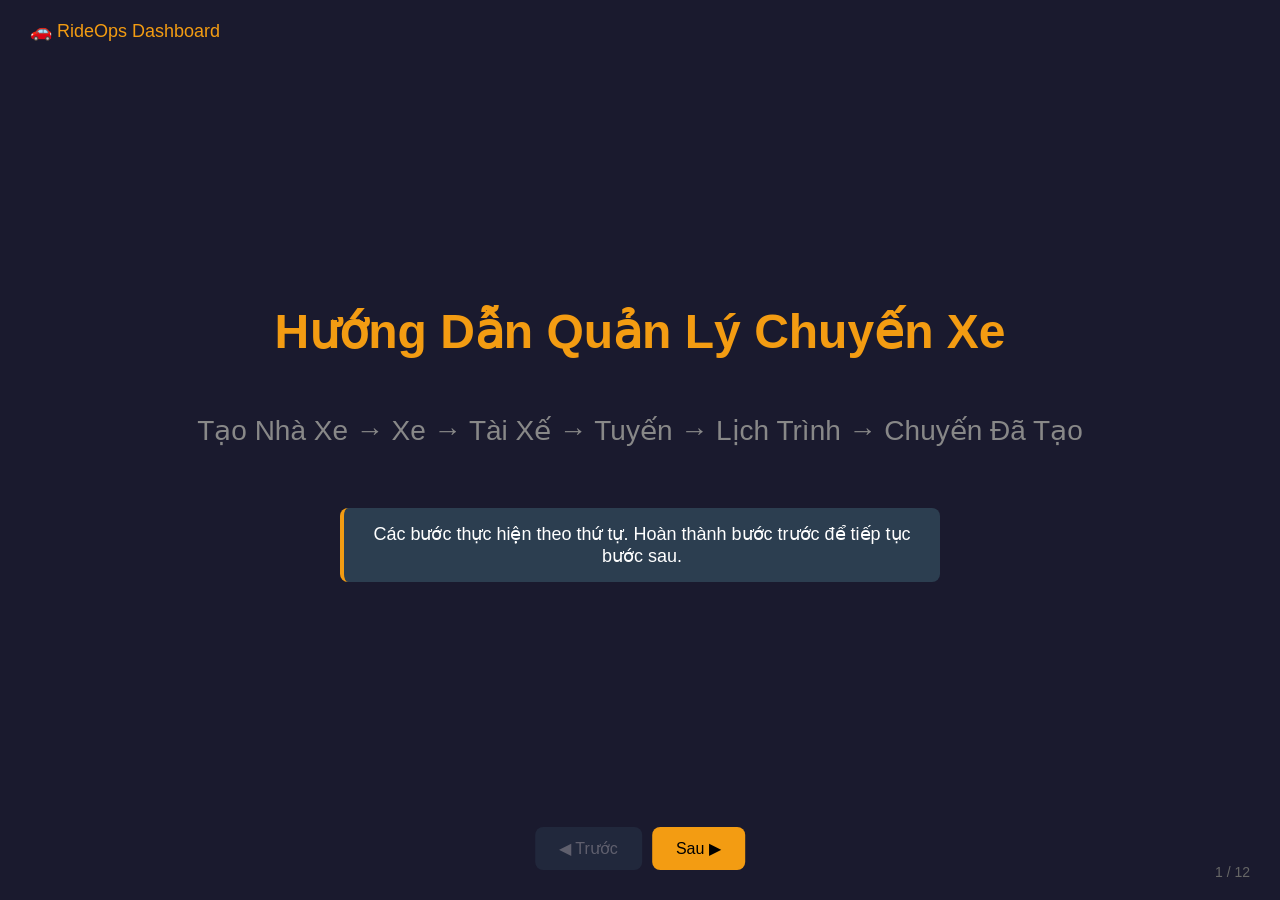
<file: huong-dan.html>
<!DOCTYPE html>
<html lang="vi">
<head>
  <meta charset="UTF-8">
  <meta name="viewport" content="width=device-width, initial-scale=1.0">
  <title>Hướng Dẫn RideOps - Quản lý Chuyến Xe</title>
  <style>
    * { margin: 0; padding: 0; box-sizing: border-box; }
    body { font-family: 'Segoe UI', Tahoma, sans-serif; background: #1a1a2e; color: #fff; }
    .slide { display: none; width: 100vw; height: 100vh; padding: 60px; position: relative; }
    .slide.active { display: flex; flex-direction: column; }
    .slide-number { position: absolute; bottom: 20px; right: 30px; font-size: 14px; color: #666; }
    .logo { position: absolute; top: 20px; left: 30px; font-size: 18px; color: #f39c12; }
    h1 { font-size: 48px; margin-bottom: 30px; color: #f39c12; }
    h2 { font-size: 36px; margin-bottom: 25px; color: #3498db; }
    h3 { font-size: 24px; margin-bottom: 20px; color: #2ecc71; }
    p { font-size: 22px; line-height: 1.6; margin-bottom: 15px; color: #ddd; }
    .step { display: flex; align-items: flex-start; margin: 20px 0; font-size: 22px; }
    .step-num { background: #f39c12; color: #000; width: 40px; height: 40px; border-radius: 50%; display: flex; align-items: center; justify-content: center; font-weight: bold; margin-right: 20px; flex-shrink: 0; }
    .step-content { flex: 1; }
    .highlight { color: #f39c12; font-weight: bold; }
    .nav { position: fixed; bottom: 30px; left: 50%; transform: translateX(-50%); display: flex; gap: 10px; z-index: 100; }
    .nav button { padding: 12px 24px; border: none; border-radius: 8px; cursor: pointer; font-size: 16px; transition: 0.3s; }
    .nav .prev { background: #34495e; color: #fff; }
    .nav .next { background: #f39c12; color: #000; }
    .nav button:hover { opacity: 0.8; }
    .nav button:disabled { opacity: 0.3; cursor: not-allowed; }
    .note { background: #2c3e50; padding: 15px 20px; border-radius: 8px; border-left: 4px solid #f39c12; margin: 15px 0; font-size: 18px; }
    .two-col { display: grid; grid-template-columns: 1fr 1fr; gap: 40px; margin-top: 20px; }
    .img-placeholder { background: #2c3e50; border: 2px dashed #555; border-radius: 12px; padding: 40px; text-align: center; font-size: 80px; color: #555; margin: 15px 0; }
    ul { font-size: 20px; margin-left: 30px; line-height: 1.8; }
    li { margin: 10px 0; }
    .table-demo { width: 100%; border-collapse: collapse; margin: 20px 0; font-size: 18px; }
    .table-demo th, .table-demo td { border: 1px solid #444; padding: 12px; text-align: left; }
    .table-demo th { background: #2c3e50; color: #f39c12; }
    .table-demo tr:nth-child(even) { background: #2a2a4a; }
    .badge { display: inline-block; padding: 4px 12px; border-radius: 20px; font-size: 14px; margin: 2px; }
    .badge-success { background: #27ae60; }
    .badge-warning { background: #f39c12; color: #000; }
    .badge-info { background: #3498db; }
    .progress-bar { width: 200px; height: 8px; background: #333; border-radius: 4px; overflow: hidden; margin: 10px 0; }
    .progress-bar-fill { height: 100%; background: #f39c12; }
    .end-slide { justify-content: center; align-items: center; text-align: center; }
    .end-slide h1 { font-size: 64px; color: #2ecc71; }
  </style>
</head>
<body>

<!-- Slide 1: Title -->
<div class="slide active">
  <div class="logo">🚗 RideOps Dashboard</div>
  <div style="flex:1; display:flex; flex-direction:column; justify-content:center; align-items:center; text-align:center;">
    <h1>Hướng Dẫn Quản Lý Chuyến Xe</h1>
    <p style="font-size:28px; color:#888; margin-top:20px;">Tạo Nhà Xe → Xe → Tài Xế → Tuyến → Lịch Trình → Chuyến Đã Tạo</p>
    <div class="note" style="max-width:600px; margin-top:40px;">
      Các bước thực hiện theo thứ tự. Hoàn thành bước trước để tiếp tục bước sau.
    </div>
  </div>
  <div class="slide-number">1 / 12</div>
</div>

<!-- Slide 2: Tổng quan flow -->
<div class="slide">
  <div class="logo">🚗 RideOps Dashboard</div>
  <h2>Quy Trình Tạo Chuyến Xe</h2>
  <div style="display:flex; justify-content:center; align-items:center; gap:20px; font-size:24px; flex-wrap:wrap; margin:40px 0;">
    <div style="background:#2c3e50; padding:20px 30px; border-radius:12px; text-align:center;">
      <div style="font-size:50px;">🏢</div>
      <div style="margin-top:10px;">1. Tạo Nhà Xe</div>
    </div>
    <div style="font-size:30px; color:#f39c12;">→</div>
    <div style="background:#2c3e50; padding:20px 30px; border-radius:12px; text-align:center;">
      <div style="font-size:50px;">🚐</div>
      <div style="margin-top:10px;">2. Thêm Xe</div>
    </div>
    <div style="font-size:30px; color:#f39c12;">→</div>
    <div style="background:#2c3e50; padding:20px 30px; border-radius:12px; text-align:center;">
      <div style="font-size:50px;">🧑‍✈️</div>
      <div style="margin-top:10px;">3. Thêm Tài Xế</div>
    </div>
    <div style="font-size:30px; color:#f39c12;">→</div>
    <div style="background:#2c3e50; padding:20px 30px; border-radius:12px; text-align:center;">
      <div style="font-size:50px;">🗺️</div>
      <div style="margin-top:10px;">4. Tạo Tuyến Đường</div>
    </div>
    <div style="font-size:30px; color:#f39c12;">→</div>
    <div style="background:#2c3e50; padding:20px 30px; border-radius:12px; text-align:center;">
      <div style="font-size:50px;">📅</div>
      <div style="margin-top:10px;">5. Tạo Lịch Trình</div>
    </div>
  </div>
  <div class="note">
    Sau khi có lịch trình, hệ thống sẽ tự động tạo <span class="highlight">chuyến xe</span> theo lịch đã cấu hình.
  </div>
  <div class="slide-number">2 / 12</div>
</div>

<!-- Slide 3: Tạo Nhà Xe -->
<div class="slide">
  <div class="logo">🚗 RideOps Dashboard</div>
  <h2>Bước 1: Tạo Nhà Xe (Đối Tác)</h2>

  <div class="two-col">
    <div>
      <h3>Vào trang Nhà xe & Tài xế</h3>
      <div class="step">
        <div class="step-num">1</div>
        <div class="step-content">Click menu <span class="highlight">🤝 Nhà xe & Tài xế</span> ở sidebar</div>
      </div>
      <div class="step">
        <div class="step-num">2</div>
        <div class="step-content">Chọn tab <span class="highlight">🏢 Nhà xe</span></div>
      </div>
      <div class="step">
        <div class="step-num">3</div>
        <div class="step-content">Click nút <span class="highlight">➕ Thêm nhà xe</span></div>
      </div>
    </div>
    <div>
      <h3>Điền thông tin</h3>
      <table class="table-demo">
        <tr><th>Trường</th><th>Ví dụ</th></tr>
        <tr><td>Tên nhà xe</td><td>Nhà xe Phương Trang</td></tr>
        <tr><td>Người liên hệ</td><td>Nguyễn Văn A</td></tr>
        <tr><td>Số điện thoại</td><td>0901-234-567</td></tr>
        <tr><td>Số xe</td><td>5</td></tr>
        <tr><td>Chiết khấu (%)</td><td>15</td></tr>
        <tr><td>Tuyến đường</td><td>HCM - Đà Lạt</td></tr>
      </table>
    </div>
  </div>
  <div class="note">Nhà xe là đơn vị quản lý xe và tài xế. Mỗi nhà xe có mã riêng để phân biệt.</div>
  <div class="slide-number">3 / 12</div>
</div>

<!-- Slide 4: Thêm Xe -->
<div class="slide">
  <div class="logo">🚗 RideOps Dashboard</div>
  <h2>Bước 2: Thêm Xe Liên Tỉnh</h2>

  <div class="two-col">
    <div>
      <h3>Vào trang Xe</h3>
      <div class="step">
        <div class="step-num">1</div>
        <div class="step-content">Từ menu <span class="highlight">🤝 Nhà xe & Tài xế</span></div>
      </div>
      <div class="step">
        <div class="step-num">2</div>
        <div class="step-content">Chọn tab <span class="highlight">🚐 Xe liên tỉnh</span></div>
      </div>
    </div>
    <div>
      <h3>Thông tin xe cần nhập</h3>
      <ul>
        <li><span class="highlight">Biển số</span> - VD: 51F-12345</li>
        <li><span class="highlight">Loại xe</span> - Ghế ngồi 45 chỗ, Giường nằm 36 chỗ, Limousine</li>
        <li><span class="highlight">Nhà xe quản lý</span> - Chọn từ danh sách đã tạo</li>
        <li><span class="highlight">Trạng thái</span> - Sẵn sàng / Đang chạy / Bảo dưỡng</li>
      </ul>
    </div>
  </div>

  <div class="note">Xe liên tỉnh không gán tài xế cố định - xe được phân công khi có chuyến.</div>

  <table class="table-demo" style="margin-top:20px; font-size:16px;">
    <tr><th>Biển số</th><th>Loại xe</th><th>Nhà xe</th><th>Trạng thái</th></tr>
    <tr><td>51F-12345</td><td>Ghế ngồi 45 chỗ</td><td>Phương Trang</td><td><span class="badge badge-success">Sẵn sàng</span></td></tr>
    <tr><td>51H-67890</td><td>Giường nằm 36 chỗ</td><td>Thành Bưởi</td><td><span class="badge badge-success">Sẵn sàng</span></td></tr>
  </table>
  <div class="slide-number">4 / 12</div>
</div>

<!-- Slide 5: Thêm Tài Xế -->
<div class="slide">
  <div class="logo">🚗 RideOps Dashboard</div>
  <h2>Bước 3: Thêm Tài Xế Liên Tỉnh</h2>

  <div class="two-col">
    <div>
      <h3>Vào trang Tài xế</h3>
      <div class="step">
        <div class="step-num">1</div>
        <div class="step-content">Từ menu <span class="highlight">🤝 Nhà xe & Tài xế</span></div>
      </div>
      <div class="step">
        <div class="step-num">2</div>
        <div class="step-content">Chọn tab <span class="highlight">🧑‍✈️ Tài xế liên tỉnh</span></div>
      </div>
      <div class="step">
        <div class="step-num">3</div>
        <div class="step-content">Click nút <span class="highlight">➕ Thêm tài xế</span></div>
      </div>
    </div>
    <div>
      <h3>Thông tin tài xế</h3>
      <ul>
        <li><span class="highlight">Họ tên</span> - Tên đầy đủ</li>
        <li><span class="highlight">SĐT</span> - Số điện thoại liên lạc</li>
        <li><span class="highlight">Loại xe</span> - Chọn <span class="badge badge-info">INTERCITY</span></li>
        <li><span class="highlight">Nhà xe quản lý</span> - Chọn nhà xe phụ trách</li>
        <li><span class="highlight">Hạng GPLX</span> - Hạng bằng lái (loại xe được phép lái)</li>
      </ul>
    </div>
  </div>

  <div class="note">Tài xế liên tỉnh cần có hạng GPLX phù hợp (hạng cao hơn xe thường) để lái xe khách.</div>
  <div class="slide-number">5 / 12</div>
</div>

<!-- Slide 6: Tạo Tuyến Đường -->
<div class="slide">
  <div class="logo">🚗 RideOps Dashboard</div>
  <h2>Bước 4: Tạo Tuyến Đường</h2>

  <div class="two-col">
    <div>
      <h3>Vào trang Tuyến</h3>
      <div class="step">
        <div class="step-num">1</div>
        <div class="step-content">Click menu <span class="highlight">🗺️ Tuyến & Lịch chạy</span></div>
      </div>
      <div class="step">
        <div class="step-num">2</div>
        <div class="step-content">Chọn tab <span class="highlight">🗺️ Tuyến đường</span></div>
      </div>
      <div class="step">
        <div class="step-num">3</div>
        <div class="step-content">Click <span class="highlight">➕ Thêm tuyến</span></div>
      </div>
    </div>
    <div>
      <h3>Thông tin tuyến</h3>
      <ul>
        <li><span class="highlight">Tên tuyến</span> - VD: HCM → Đà Lạt</li>
        <li><span class="highlight">Khoảng cách</span> - VD: 300 km</li>
        <li><span class="highlight">Thời gian di chuyển</span> - VD: 8 tiếng</li>
        <li><span class="highlight">Điểm dừng</span> - Các trạm nghỉ trên đường</li>
        <li><span class="highlight">Nhà xe khai thác</span> - Chọn nhà xe chạy tuyến này</li>
      </ul>
    </div>
  </div>

  <table class="table-demo" style="margin-top:20px; font-size:16px;">
    <tr><th>ID</th><th>Tuyến</th><th>Khoảng cách</th><th>Thời gian</th><th>Nhà xe</th><th>Trạng thái</th></tr>
    <tr><td>R001</td><td>HCM - Đà Lạt</td><td>300 km</td><td>8 tiếng</td><td>Phương Trang</td><td><span class="badge badge-success">Hoạt động</span></td></tr>
    <tr><td>R002</td><td>HCM - Cần Thơ</td><td>170 km</td><td>4 tiếng</td><td>Thành Bưởi</td><td><span class="badge badge-success">Hoạt động</span></td></tr>
  </table>
  <div class="slide-number">6 / 12</div>
</div>

<!-- Slide 7: Tạo Lịch Trình -->
<div class="slide">
  <div class="logo">🚗 RideOps Dashboard</div>
  <h2>Bước 5: Tạo Lịch Trình (Lịch Chạy)</h2>

  <div class="two-col">
    <div>
      <h3>Vào trang Lịch</h3>
      <div class="step">
        <div class="step-num">1</div>
        <div class="step-content">Từ menu <span class="highlight">🗺️ Tuyến & Lịch chạy</span></div>
      </div>
      <div class="step">
        <div class="step-num">2</div>
        <div class="step-content">Tab mặc định <span class="highlight">📅 Lịch chạy</span> (đã chọn sẵn)</div>
      </div>
      <div class="step">
        <div class="step-num">3</div>
        <div class="step-content">Click <span class="highlight">➕ Thêm lịch</span></div>
      </div>
    </div>
    <div>
      <h3>Các trường cần điền</h3>
      <ul>
        <li><span class="highlight">Tuyến đường</span> - Chọn tuyến đã tạo</li>
        <li><span class="highlight">Nhà xe</span> - Chọn nhà xe khai thác</li>
        <li><span class="highlight">Giờ khởi hành</span> - VD: 06:00</li>
        <li><span class="highlight">Giờ đến dự kiến</span> - VD: 14:00</li>
        <li><span class="highlight">Loại xe/ghế</span> - Ghế ngồi 45, Giường nằm 36...</li>
        <li><span class="highlight">Ngày chạy</span> - Chọn các ngày trong tuần</li>
      </ul>
    </div>
  </div>
  <div class="note">Có thể chọn nhiều ngày trong tuần (thứ 2, thứ 3, thứ 4...) để lịch lặp lại hàng tuần.</div>
  <div class="slide-number">7 / 12</div>
</div>

<!-- Slide 8: Màn hình tạo lịch -->
<div class="slide">
  <div class="logo">🚗 RideOps Dashboard</div>
  <h2>Tạo Lịch - Màn Hình Chi Tiết</h2>

  <div class="two-col">
    <div>
      <div style="background:#2c3e50; padding:20px; border-radius:12px; margin-bottom:15px;">
        <p style="font-size:18px; margin-bottom:10px;"><span class="highlight">📅 Ngày chạy:</span> Thứ 2, Thứ 3, Thứ 4, Thứ 5, Thứ 6</p>
        <p style="font-size:18px; margin-bottom:10px;"><span class="highlight">⏰ Giờ đi:</span> 06:00</p>
        <p style="font-size:18px; margin-bottom:10px;"><span class="highlight">⏰ Giờ đến:</span> 14:00</p>
        <p style="font-size:18px; margin-bottom:10px;"><span class="highlight">🗺️ Tuyến:</span> HCM - Đà Lạt</p>
        <p style="font-size:18px; margin-bottom:10px;"><span class="highlight">🏢 Nhà xe:</span> Phương Trang</p>
        <p style="font-size:18px; margin-bottom:10px;"><span class="highlight">💺 Loại xe:</span> Ghế ngồi 45 chỗ</p>
      </div>
    </div>
    <div>
      <h3>Kết quả</h3>
      <p>Lịch trình sẽ tự động tạo <span class="highlight">chuyến xe</span> cho mỗi ngày chạy đã chọn.</p>
      <div style="background:#34495e; padding:15px; border-radius:8px; margin-top:10px;">
        <p style="margin-bottom:8px;">📅 Thứ 2: 1 chuyến</p>
        <p style="margin-bottom:8px;">📅 Thứ 3: 1 chuyến</p>
        <p style="margin-bottom:8px;">📅 Thứ 4: 1 chuyến</p>
        <p style="margin-bottom:8px;">📅 Thứ 5: 1 chuyến</p>
        <p>📅 Thứ 6: 1 chuyến</p>
      </div>
    </div>
  </div>
  <div class="note">Hệ thống sẽ tự động tạo chuyến xe mỗi khi đến ngày chạy trong lịch.</div>
  <div class="slide-number">8 / 12</div>
</div>

<!-- Slide 9: Xem danh sách chuyến -->
<div class="slide">
  <div class="logo">🚗 RideOps Dashboard</div>
  <h2>Xem Lịch Sử Chuyến Đã Tạo</h2>

  <div class="step">
    <div class="step-num">1</div>
    <div class="step-content">Vào menu <span class="highlight">🚌 Đặt vé</span> → chọn tab <span class="highlight">🚌 Đặt vé liên tỉnh</span></div>
  </div>

  <h3 style="margin-top:30px;">Tìm kiếm chuyến</h3>
  <div style="display:grid; grid-template-columns:repeat(4,1fr); gap:15px; margin:20px 0;">
    <div style="background:#2c3e50; padding:15px; border-radius:8px; text-align:center;">
      <div style="font-size:30px; margin-bottom:10px;">📍</div>
      <div style="font-size:14px; color:#888;">Điểm đi</div>
      <div style="font-size:18px;">TP.HCM</div>
    </div>
    <div style="background:#2c3e50; padding:15px; border-radius:8px; text-align:center;">
      <div style="font-size:30px; margin-bottom:10px;">📍</div>
      <div style="font-size:14px; color:#888;">Điểm đến</div>
      <div style="font-size:18px;">Đà Lạt</div>
    </div>
    <div style="background:#2c3e50; padding:15px; border-radius:8px; text-align:center;">
      <div style="font-size:30px; margin-bottom:10px;">📅</div>
      <div style="font-size:14px; color:#888;">Ngày đi</div>
      <div style="font-size:18px;">2026-05-30</div>
    </div>
    <div style="background:#2c3e50; padding:15px; border-radius:8px; text-align:center;">
      <div style="font-size:30px; margin-bottom:10px;">👥</div>
      <div style="font-size:14px; color:#888;">Số khách</div>
      <div style="font-size:18px;">1</div>
    </div>
  </div>

  <table class="table-demo" style="font-size:16px;">
    <tr><th>Mã chuyến</th><th>Tuyến</th><th>Ngày</th><th>Giờ đi</th><th>Giờ đến</th><th>Giá</th><th>Trạng thái</th></tr>
    <tr><td>TR001</td><td>HCM - Đà Lạt</td><td>2026-05-30</td><td>06:00</td><td>14:00</td><td>280.000đ</td><td><span class="badge badge-success">Sẵn sàng</span></td></tr>
    <tr><td>TR002</td><td>HCM - Đà Lạt</td><td>2026-05-30</td><td>08:00</td><td>16:00</td><td>280.000đ</td><td><span class="badge badge-success">Sẵn sàng</span></td></tr>
    <tr><td>TR003</td><td>HCM - Cần Thơ</td><td>2026-05-30</td><td>07:00</td><td>11:00</td><td>150.000đ</td><td><span class="badge badge-warning">Còn ghế</span></td></tr>
  </table>
  <div class="slide-number">9 / 12</div>
</div>

<!-- Slide 10: Theo dõi & Quản lý -->
<div class="slide">
  <div class="logo">🚗 RideOps Dashboard</div>
  <h2>Theo Dõi & Quản Lý Chuyến</h2>

  <div class="two-col">
    <div>
      <h3>Từ trang Giám sát đơn hàng</h3>
      <div class="step">
        <div class="step-num">1</div>
        <div class="step-content">Vào menu <span class="highlight">📋 Giám sát đơn hàng</span></div>
      </div>
      <div class="step">
        <div class="step-num">2</div>
        <div class="step-content">Filter theo loại <span class="highlight">🚌 Liên tỉnh</span></div>
      </div>
      <div class="step">
        <div class="step-num">3</div>
        <div class="step-content">Xem trạng thái từng chuyến</div>
      </div>

      <h3 style="margin-top:20px;">Các trạng thái chuyến</h3>
      <ul>
        <li><span class="badge badge-success">Sẵn sàng</span> - Chưa có người đặt</li>
        <li><span class="badge badge-info">Đã đặt</span> - Có khách đặt chỗ</li>
        <li><span class="badge badge-warning">Đã phân công</span> - Đã gán xe & tài xế</li>
        <li><span class="badge badge-success">Hoàn thành</span> - Chuyến đã xong</li>
      </ul>
    </div>
    <div>
      <h3>Từ trang Phân công</h3>
      <div class="step">
        <div class="step-num">1</div>
        <div class="step-content">Vào menu <span class="highlight">📡 Nhiệm vụ phân công</span></div>
      </div>
      <div class="step">
        <div class="step-num">2</div>
        <div class="step-content">Chọn tab <span class="highlight">🚌 Liên tỉnh</span></div>
      </div>
      <div class="step">
        <div class="step-num">3</div>
        <div class="step-content">Gán xe + tài xế cho chuyến</div>
      </div>

      <div style="background:#2c3e50; padding:15px; border-radius:8px; margin-top:20px;">
        <p style="font-size:16px; margin-bottom:10px;">📍 Chờ phân công: 3 chuyến</p>
        <p style="font-size:16px; margin-bottom:10px;">🚐 Xe sẵn sàng: 5 xe</p>
        <p style="font-size:16px;">🧑‍✈️ Tài xế online: 4 người</p>
      </div>
    </div>
  </div>
  <div class="slide-number">10 / 12</div>
</div>

<!-- Slide 11: Phân công xe & tài xế -->
<div class="slide">
  <div class="logo">🚗 RideOps Dashboard</div>
  <h2>Phân Công Xe & Tài Xế</h2>

  <h3>Khi có chuyến cần phân công</h3>
  <div class="step">
    <div class="step-num">1</div>
    <div class="step-content">Tại trang <span class="highlight">📡 Nhiệm vụ phân công</span> → tab <span class="highlight">🚌 Liên tỉnh</span></div>
  </div>
  <div class="step">
    <div class="step-num">2</div>
    <div class="step-content">Click <span class="highlight">Phân công</span> trên chuyến cần xử lý</div>
  </div>
  <div class="step">
    <div class="step-num">3</div>
    <div class="step-content">Chọn <span class="highlight">xe</span> phù hợp (theo nhà xe + loại xe)</div>
  </div>
  <div class="step">
    <div class="step-num">4</div>
    <div class="step-content">Chọn <span class="highlight">tài xế</span> đang online (hạng INTERCITY)</div>
  </div>
  <div class="step">
    <div class="step-num">5</div>
    <div class="step-content">Xác nhận phân công</div>
  </div>

  <div class="note">Xe và tài xế được chọn độc lập. Tài xế phải có hạng GPLX phù hợp với loại xe được gán.</div>
  <div class="slide-number">11 / 12</div>
</div>

<!-- Slide 12: Tóm tắt -->
<div class="slide end-slide">
  <div class="logo">🚗 RideOps Dashboard</div>
  <h1 style="color:#f39c12;">Hoàn Thành!</h1>
  <p style="font-size:28px; margin-top:20px;">Bạn đã biết cách quản lý chuyến xe liên tỉnh</p>

  <div style="display:flex; gap:30px; margin-top:50px; flex-wrap:wrap; justify-content:center;">
    <div style="background:#2c3e50; padding:25px; border-radius:12px; text-align:center; min-width:150px;">
      <div style="font-size:40px;">🏢</div>
      <div style="margin-top:10px;">Tạo nhà xe</div>
    </div>
    <div style="background:#2c3e50; padding:25px; border-radius:12px; text-align:center; min-width:150px;">
      <div style="font-size:40px;">🚐</div>
      <div style="margin-top:10px;">Thêm xe</div>
    </div>
    <div style="background:#2c3e50; padding:25px; border-radius:12px; text-align:center; min-width:150px;">
      <div style="font-size:40px;">🧑‍✈️</div>
      <div style="margin-top:10px;">Thêm tài xế</div>
    </div>
    <div style="background:#2c3e50; padding:25px; border-radius:12px; text-align:center; min-width:150px;">
      <div style="font-size:40px;">🗺️</div>
      <div style="margin-top:10px;">Tạo tuyến</div>
    </div>
    <div style="background:#2c3e50; padding:25px; border-radius:12px; text-align:center; min-width:150px;">
      <div style="font-size:40px;">📅</div>
      <div style="margin-top:10px;">Lịch trình</div>
    </div>
    <div style="background:#2c3e50; padding:25px; border-radius:12px; text-align:center; min-width:150px;">
      <div style="font-size:40px;">📋</div>
      <div style="margin-top:10px;">Xem chuyến</div>
    </div>
  </div>

  <p style="color:#888; margin-top:60px;">Mở file ride-ops-dashboard/index.html để thực hành</p>
  <div class="slide-number">12 / 12</div>
</div>

<div class="nav">
  <button class="prev" onclick="changeSlide(-1)" id="prevBtn">◀ Trước</button>
  <button class="next" onclick="changeSlide(1)" id="nextBtn">Sau ▶</button>
</div>

<script>
let currentSlide = 0;
const slides = document.querySelectorAll('.slide');
const totalSlides = slides.length;

function showSlide(n) {
  slides[currentSlide].classList.remove('active');
  currentSlide = (n + totalSlides) % totalSlides;
  slides[currentSlide].classList.add('active');

  document.getElementById('prevBtn').disabled = currentSlide === 0;
  document.getElementById('nextBtn').disabled = currentSlide === totalSlides - 1;
}

function changeSlide(direction) {
  showSlide(currentSlide + direction);
}

// Keyboard navigation
document.addEventListener('keydown', (e) => {
  if (e.key === 'ArrowRight' || e.key === ' ') changeSlide(1);
  if (e.key === 'ArrowLeft') changeSlide(-1);
});

showSlide(0);
</script>

</body>
</html>
</file>
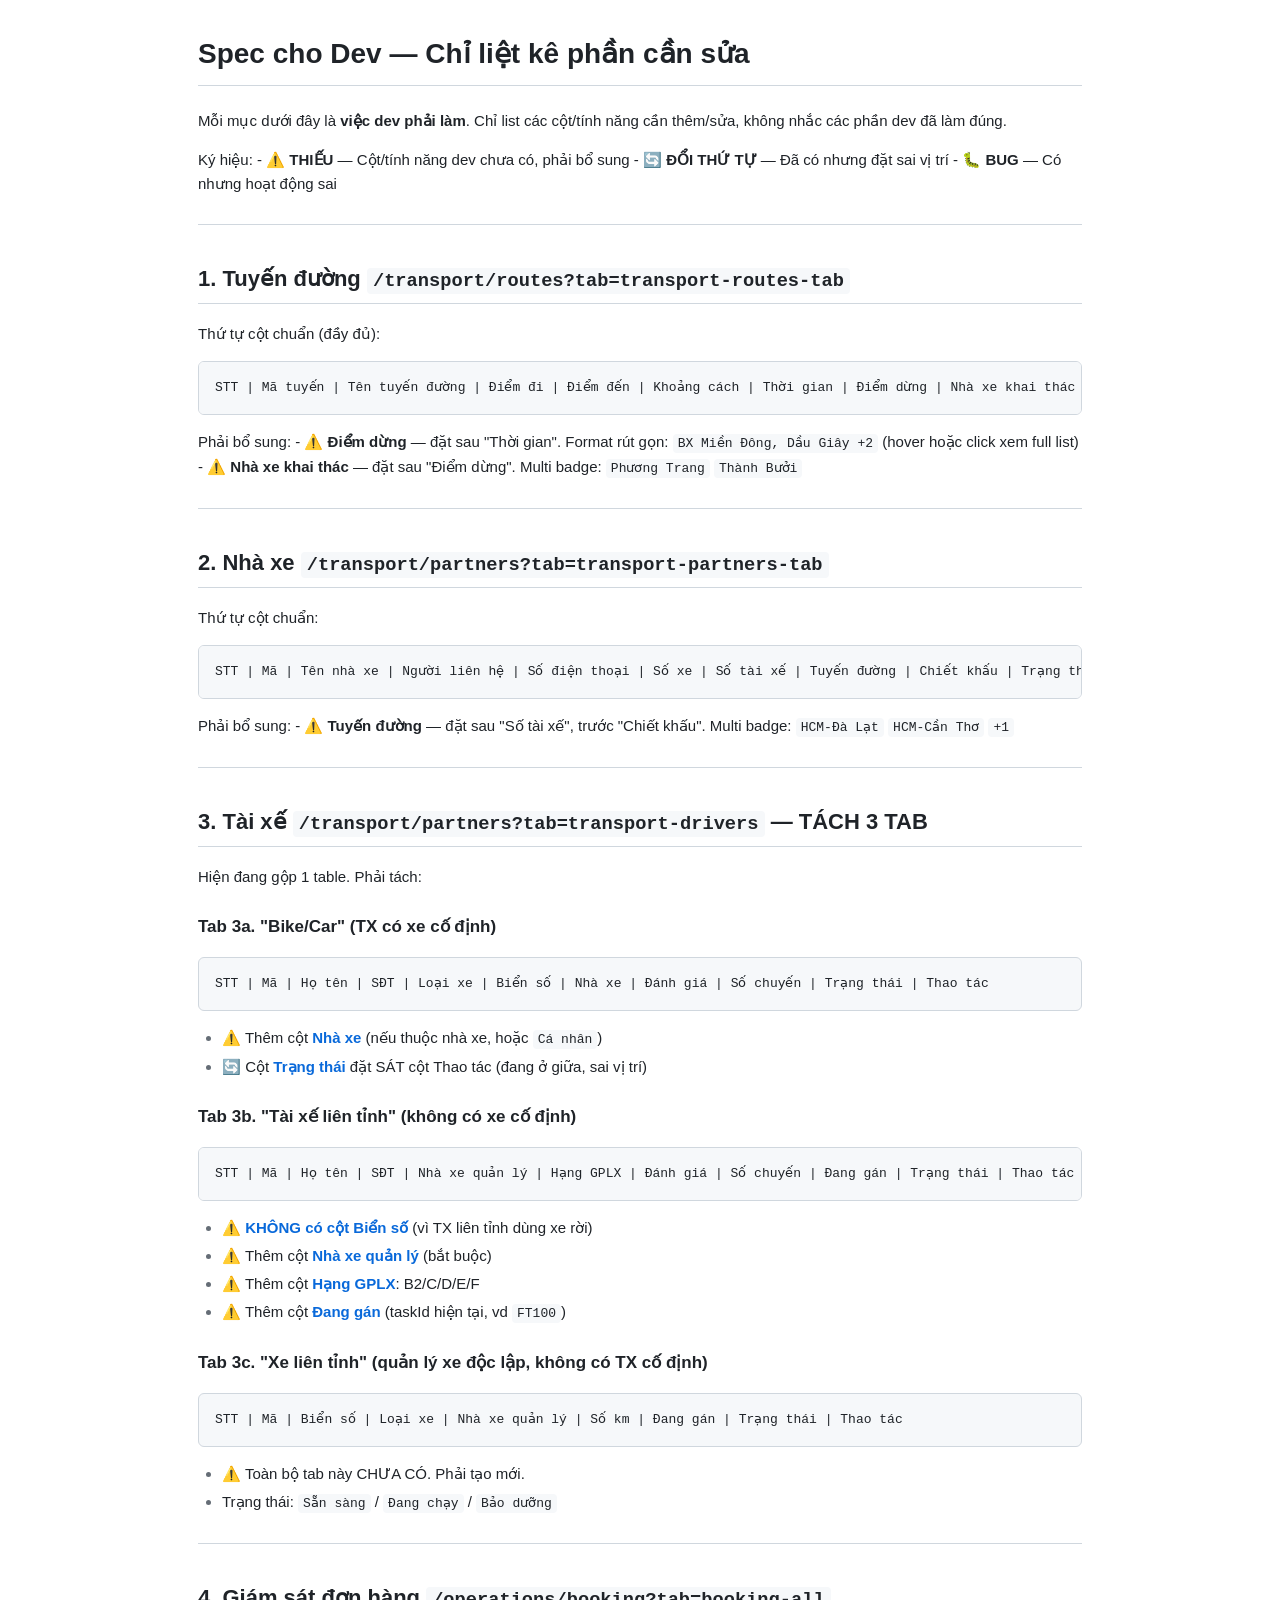
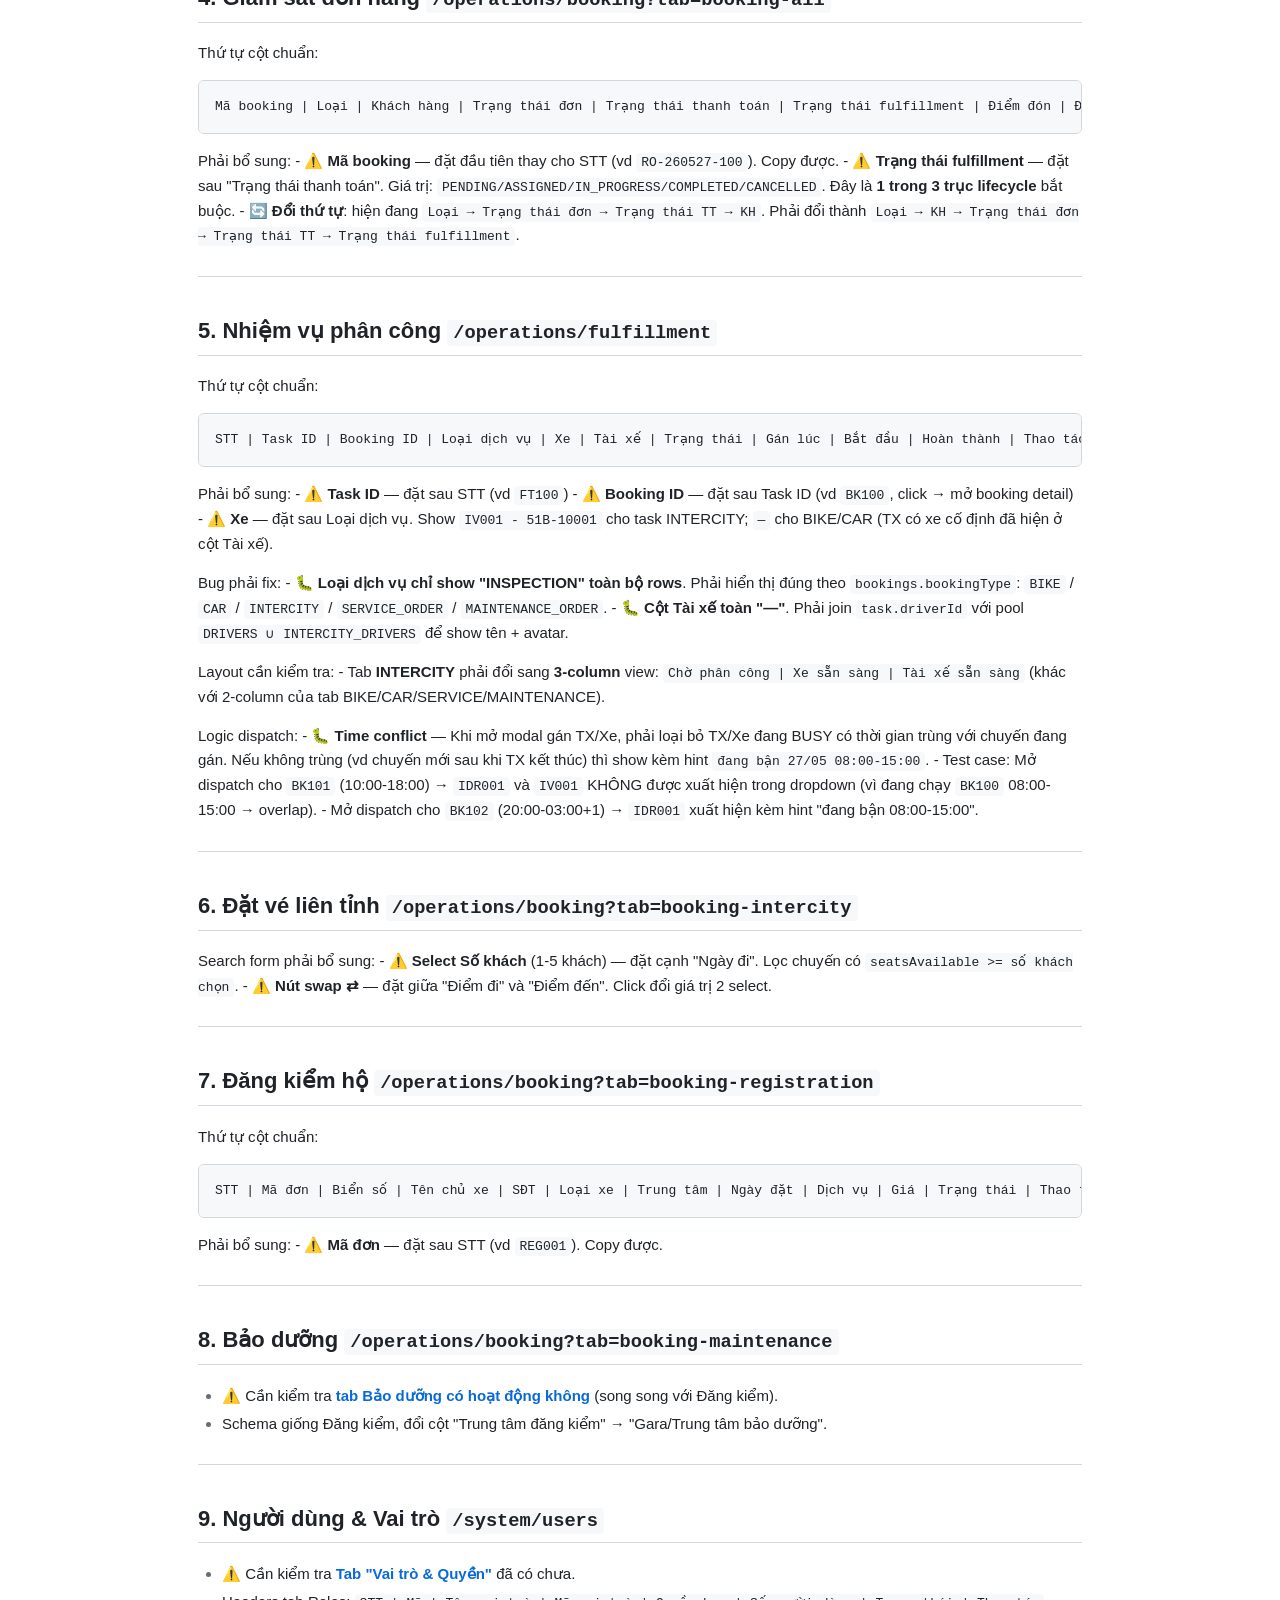
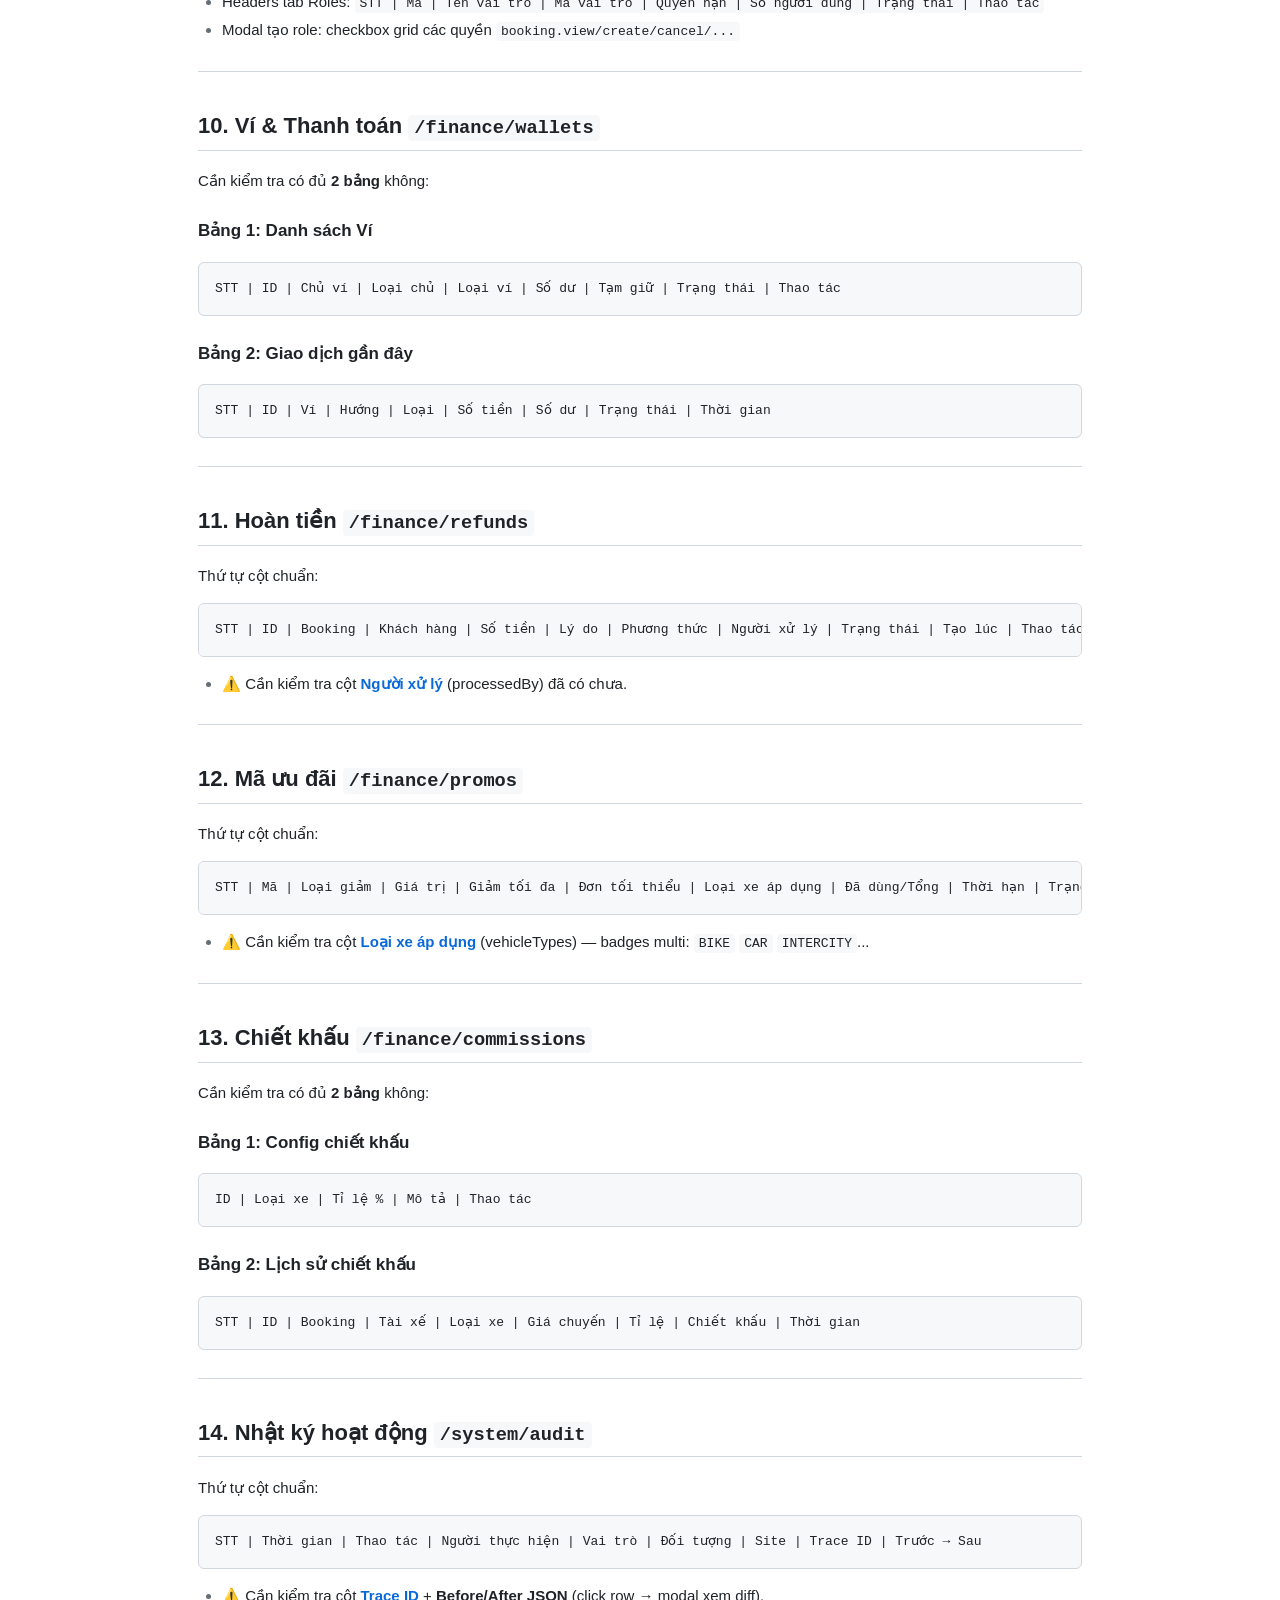
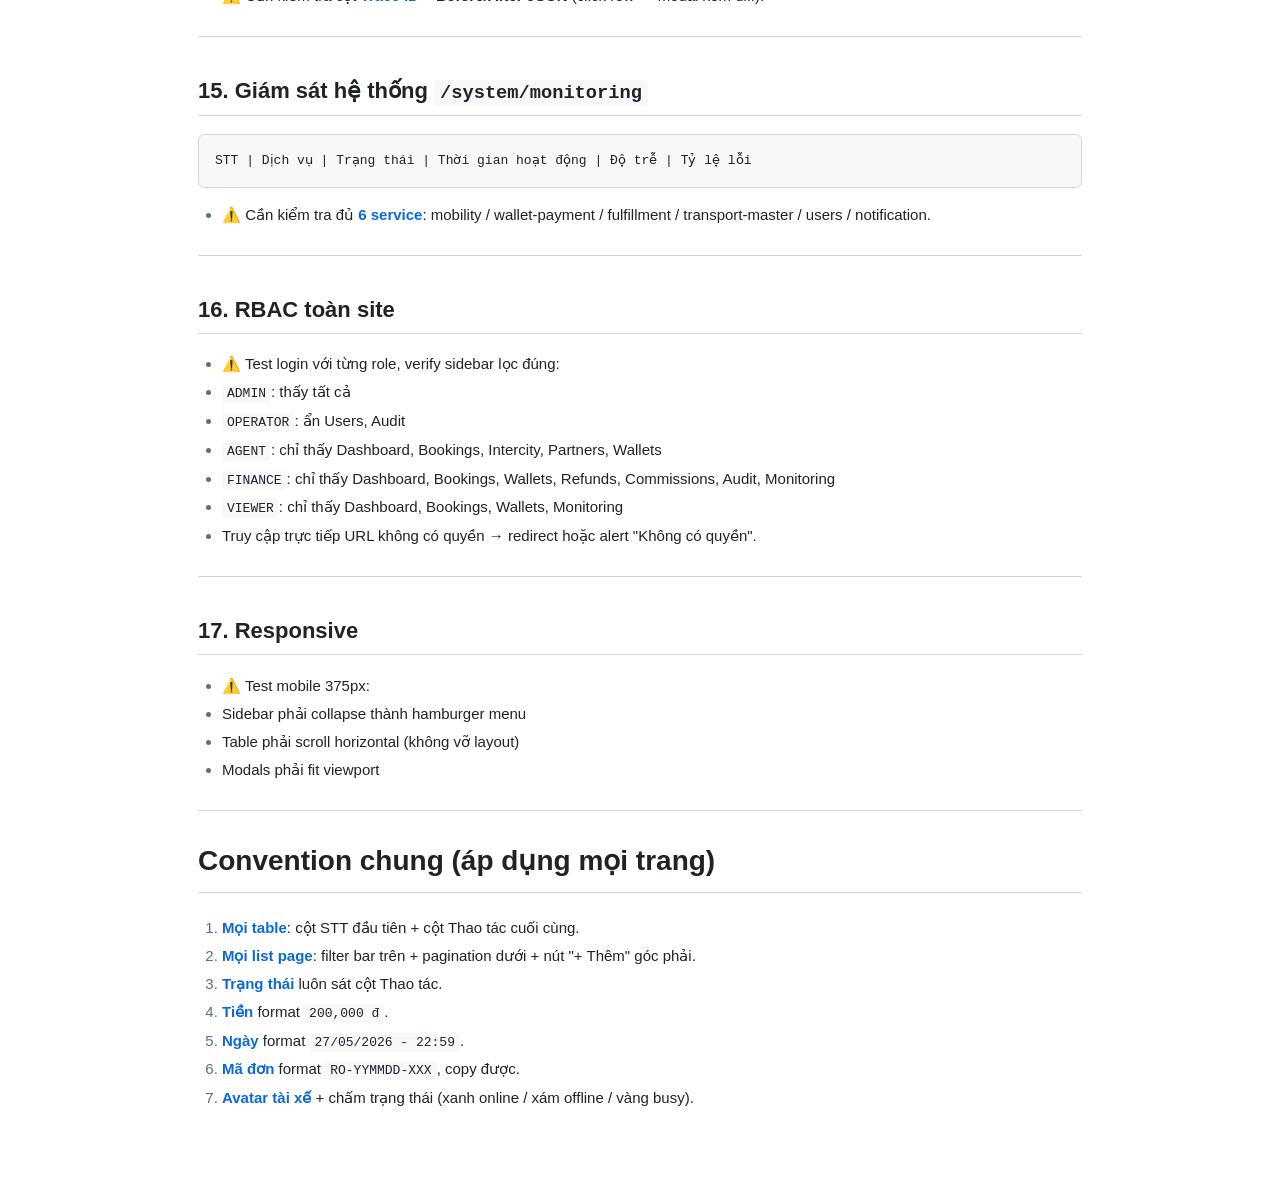
<file: docs/table-headers-spec.html>
<!DOCTYPE html>
<html lang="vi">
<head>
<meta charset="UTF-8">
<title>Spec cho Dev — HaHaGo</title>
<style>
  :root {
    --bg: #ffffff; --fg: #1f2328; --muted: #656d76;
    --border: #d0d7de; --code-bg: #f6f8fa; --accent: #0969da;
    --warn: #bf3989; --bug: #cf222e;
  }
  @media (prefers-color-scheme: dark) {
    :root { --bg:#0d1117; --fg:#e6edf3; --muted:#8b949e; --border:#30363d; --code-bg:#161b22; --accent:#2f81f7; }
  }
  * { box-sizing: border-box; }
  body {
    font-family: -apple-system, BlinkMacSystemFont, "SF Pro Text", Segoe UI, Helvetica, Arial, sans-serif;
    background: var(--bg); color: var(--fg);
    max-width: 980px; margin: 0 auto; padding: 32px 48px 96px;
    line-height: 1.6; font-size: 15px;
  }
  h1 { font-size: 28px; padding-bottom: 8px; border-bottom: 1px solid var(--border); margin-top: 0; }
  h2 { font-size: 22px; padding-bottom: 6px; border-bottom: 1px solid var(--border); margin-top: 36px; }
  h3 { font-size: 17px; margin-top: 24px; }
  h2 code, h3 code { font-size: 0.85em; padding: 2px 6px; background: var(--code-bg); border-radius: 4px; }
  code { font-family: "SF Mono", Menlo, Consolas, monospace; font-size: 13px;
          background: var(--code-bg); padding: 2px 5px; border-radius: 4px; }
  pre { background: var(--code-bg); padding: 14px 16px; border-radius: 6px; overflow-x: auto;
         border: 1px solid var(--border); }
  pre code { background: transparent; padding: 0; font-size: 13px; }
  ul, ol { padding-left: 24px; }
  li { margin: 4px 0; }
  li::marker { color: var(--muted); }
  hr { border: none; border-top: 1px solid var(--border); margin: 28px 0; }
  table { border-collapse: collapse; margin: 14px 0; width: 100%; }
  th, td { border: 1px solid var(--border); padding: 8px 12px; text-align: left; }
  th { background: var(--code-bg); }
  strong { color: var(--fg); }
  a { color: var(--accent); text-decoration: none; }
  a:hover { text-decoration: underline; }

  /* Highlight markers */
  li:has(strong:first-child) strong:first-child { color: var(--accent); }

  /* Sticky TOC */
  #toc {
    position: fixed; top: 32px; right: 32px; max-width: 240px;
    background: var(--bg); border: 1px solid var(--border); border-radius: 8px;
    padding: 12px 14px; font-size: 12px; max-height: 80vh; overflow-y: auto;
    box-shadow: 0 4px 12px rgba(0,0,0,0.08);
  }
  #toc-title { font-weight: 600; font-size: 11px; text-transform: uppercase;
                color: var(--muted); margin-bottom: 8px; letter-spacing: 0.5px; }
  #toc ul { padding: 0; margin: 0; list-style: none; }
  #toc li { margin: 3px 0; }
  #toc a { display: block; padding: 3px 6px; border-radius: 4px;
            color: var(--fg); }
  #toc a:hover { background: var(--code-bg); text-decoration: none; }
  @media (max-width: 1280px) { #toc { display: none; } }

  /* Print */
  @media print {
    body { max-width: 100%; padding: 0; }
    #toc { display: none; }
    h2 { page-break-before: auto; }
  }
</style>
</head>
<body>
<nav id="toc">
  <div id="toc-title">Mục lục</div>
  <ul id="toc-list"></ul>
</nav>
<article>
<h1 id="spec-cho-dev-chi-liet-ke-phan-can-sua">Spec cho Dev — Chỉ liệt kê phần cần sửa</h1>
<p>Mỗi mục dưới đây là <strong>việc dev phải làm</strong>. Chỉ list các cột/tính năng cần thêm/sửa, không nhắc các phần dev đã làm đúng.</p>
<p>Ký hiệu:
- ⚠️ <strong>THIẾU</strong> — Cột/tính năng dev chưa có, phải bổ sung
- 🔄 <strong>ĐỔI THỨ TỰ</strong> — Đã có nhưng đặt sai vị trí
- 🐛 <strong>BUG</strong> — Có nhưng hoạt động sai</p>
<hr />
<h2 id="1-tuyen-uong-transportroutestabtransport-routes-tab">1. Tuyến đường <code>/transport/routes?tab=transport-routes-tab</code></h2>
<p>Thứ tự cột chuẩn (đầy đủ):</p>
<div class="codehilite"><pre><span></span><code>STT | Mã tuyến | Tên tuyến đường | Điểm đi | Điểm đến | Khoảng cách | Thời gian | Điểm dừng | Nhà xe khai thác | Trạng thái | Thao tác
</code></pre></div>

<p>Phải bổ sung:
- ⚠️ <strong>Điểm dừng</strong> — đặt sau "Thời gian". Format rút gọn: <code>BX Miền Đông, Dầu Giây +2</code> (hover hoặc click xem full list)
- ⚠️ <strong>Nhà xe khai thác</strong> — đặt sau "Điểm dừng". Multi badge: <code>Phương Trang</code> <code>Thành Bưởi</code></p>
<hr />
<h2 id="2-nha-xe-transportpartnerstabtransport-partners-tab">2. Nhà xe <code>/transport/partners?tab=transport-partners-tab</code></h2>
<p>Thứ tự cột chuẩn:</p>
<div class="codehilite"><pre><span></span><code>STT | Mã | Tên nhà xe | Người liên hệ | Số điện thoại | Số xe | Số tài xế | Tuyến đường | Chiết khấu | Trạng thái | Thao tác
</code></pre></div>

<p>Phải bổ sung:
- ⚠️ <strong>Tuyến đường</strong> — đặt sau "Số tài xế", trước "Chiết khấu". Multi badge: <code>HCM-Đà Lạt</code> <code>HCM-Cần Thơ</code> <code>+1</code></p>
<hr />
<h2 id="3-tai-xe-transportpartnerstabtransport-drivers-tach-3-tab">3. Tài xế <code>/transport/partners?tab=transport-drivers</code> — <strong>TÁCH 3 TAB</strong></h2>
<p>Hiện đang gộp 1 table. Phải tách:</p>
<h3 id="tab-3a-bikecar-tx-co-xe-co-inh">Tab 3a. "Bike/Car" (TX có xe cố định)</h3>
<div class="codehilite"><pre><span></span><code>STT | Mã | Họ tên | SĐT | Loại xe | Biển số | Nhà xe | Đánh giá | Số chuyến | Trạng thái | Thao tác
</code></pre></div>

<ul>
<li>⚠️ Thêm cột <strong>Nhà xe</strong> (nếu thuộc nhà xe, hoặc <code>Cá nhân</code>)</li>
<li>🔄 Cột <strong>Trạng thái</strong> đặt SÁT cột Thao tác (đang ở giữa, sai vị trí)</li>
</ul>
<h3 id="tab-3b-tai-xe-lien-tinh-khong-co-xe-co-inh">Tab 3b. "Tài xế liên tỉnh" (không có xe cố định)</h3>
<div class="codehilite"><pre><span></span><code>STT | Mã | Họ tên | SĐT | Nhà xe quản lý | Hạng GPLX | Đánh giá | Số chuyến | Đang gán | Trạng thái | Thao tác
</code></pre></div>

<ul>
<li>⚠️ <strong>KHÔNG có cột Biển số</strong> (vì TX liên tỉnh dùng xe rời)</li>
<li>⚠️ Thêm cột <strong>Nhà xe quản lý</strong> (bắt buộc)</li>
<li>⚠️ Thêm cột <strong>Hạng GPLX</strong>: B2/C/D/E/F</li>
<li>⚠️ Thêm cột <strong>Đang gán</strong> (taskId hiện tại, vd <code>FT100</code>)</li>
</ul>
<h3 id="tab-3c-xe-lien-tinh-quan-ly-xe-oc-lap-khong-co-tx-co-inh">Tab 3c. "Xe liên tỉnh" (quản lý xe độc lập, không có TX cố định)</h3>
<div class="codehilite"><pre><span></span><code>STT | Mã | Biển số | Loại xe | Nhà xe quản lý | Số km | Đang gán | Trạng thái | Thao tác
</code></pre></div>

<ul>
<li>⚠️ Toàn bộ tab này CHƯA CÓ. Phải tạo mới.</li>
<li>Trạng thái: <code>Sẵn sàng</code> / <code>Đang chạy</code> / <code>Bảo dưỡng</code></li>
</ul>
<hr />
<h2 id="4-giam-sat-on-hang-operationsbookingtabbooking-all">4. Giám sát đơn hàng <code>/operations/booking?tab=booking-all</code></h2>
<p>Thứ tự cột chuẩn:</p>
<div class="codehilite"><pre><span></span><code>Mã booking | Loại | Khách hàng | Trạng thái đơn | Trạng thái thanh toán | Trạng thái fulfillment | Điểm đón | Điểm trả | Giá | Ngày tạo | Thao tác
</code></pre></div>

<p>Phải bổ sung:
- ⚠️ <strong>Mã booking</strong> — đặt đầu tiên thay cho STT (vd <code>RO-260527-100</code>). Copy được.
- ⚠️ <strong>Trạng thái fulfillment</strong> — đặt sau "Trạng thái thanh toán". Giá trị: <code>PENDING/ASSIGNED/IN_PROGRESS/COMPLETED/CANCELLED</code>. Đây là <strong>1 trong 3 trục lifecycle</strong> bắt buộc.
- 🔄 <strong>Đổi thứ tự</strong>: hiện đang <code>Loại → Trạng thái đơn → Trạng thái TT → KH</code>. Phải đổi thành <code>Loại → KH → Trạng thái đơn → Trạng thái TT → Trạng thái fulfillment</code>.</p>
<hr />
<h2 id="5-nhiem-vu-phan-cong-operationsfulfillment">5. Nhiệm vụ phân công <code>/operations/fulfillment</code></h2>
<p>Thứ tự cột chuẩn:</p>
<div class="codehilite"><pre><span></span><code>STT | Task ID | Booking ID | Loại dịch vụ | Xe | Tài xế | Trạng thái | Gán lúc | Bắt đầu | Hoàn thành | Thao tác
</code></pre></div>

<p>Phải bổ sung:
- ⚠️ <strong>Task ID</strong> — đặt sau STT (vd <code>FT100</code>)
- ⚠️ <strong>Booking ID</strong> — đặt sau Task ID (vd <code>BK100</code>, click → mở booking detail)
- ⚠️ <strong>Xe</strong> — đặt sau Loại dịch vụ. Show <code>IV001 - 51B-10001</code> cho task INTERCITY; <code>—</code> cho BIKE/CAR (TX có xe cố định đã hiện ở cột Tài xế).</p>
<p>Bug phải fix:
- 🐛 <strong>Loại dịch vụ chỉ show "INSPECTION" toàn bộ rows</strong>. Phải hiển thị đúng theo <code>bookings.bookingType</code>: <code>BIKE</code> / <code>CAR</code> / <code>INTERCITY</code> / <code>SERVICE_ORDER</code> / <code>MAINTENANCE_ORDER</code>.
- 🐛 <strong>Cột Tài xế toàn "—"</strong>. Phải join <code>task.driverId</code> với pool <code>DRIVERS ∪ INTERCITY_DRIVERS</code> để show tên + avatar.</p>
<p>Layout cần kiểm tra:
- Tab <strong>INTERCITY</strong> phải đổi sang <strong>3-column</strong> view: <code>Chờ phân công | Xe sẵn sàng | Tài xế sẵn sàng</code> (khác với 2-column của tab BIKE/CAR/SERVICE/MAINTENANCE).</p>
<p>Logic dispatch:
- 🐛 <strong>Time conflict</strong> — Khi mở modal gán TX/Xe, phải loại bỏ TX/Xe đang BUSY có thời gian trùng với chuyến đang gán. Nếu không trùng (vd chuyến mới sau khi TX kết thúc) thì show kèm hint <code>đang bận 27/05 08:00-15:00</code>.
  - Test case: Mở dispatch cho <code>BK101</code> (10:00-18:00) → <code>IDR001</code> và <code>IV001</code> KHÔNG được xuất hiện trong dropdown (vì đang chạy <code>BK100</code> 08:00-15:00 → overlap).
  - Mở dispatch cho <code>BK102</code> (20:00-03:00+1) → <code>IDR001</code> xuất hiện kèm hint "đang bận 08:00-15:00".</p>
<hr />
<h2 id="6-at-ve-lien-tinh-operationsbookingtabbooking-intercity">6. Đặt vé liên tỉnh <code>/operations/booking?tab=booking-intercity</code></h2>
<p>Search form phải bổ sung:
- ⚠️ <strong>Select Số khách</strong> (1-5 khách) — đặt cạnh "Ngày đi". Lọc chuyến có <code>seatsAvailable &gt;= số khách chọn</code>.
- ⚠️ <strong>Nút swap ⇄</strong> — đặt giữa "Điểm đi" và "Điểm đến". Click đổi giá trị 2 select.</p>
<hr />
<h2 id="7-ang-kiem-ho-operationsbookingtabbooking-registration">7. Đăng kiểm hộ <code>/operations/booking?tab=booking-registration</code></h2>
<p>Thứ tự cột chuẩn:</p>
<div class="codehilite"><pre><span></span><code>STT | Mã đơn | Biển số | Tên chủ xe | SĐT | Loại xe | Trung tâm | Ngày đặt | Dịch vụ | Giá | Trạng thái | Thao tác
</code></pre></div>

<p>Phải bổ sung:
- ⚠️ <strong>Mã đơn</strong> — đặt sau STT (vd <code>REG001</code>). Copy được.</p>
<hr />
<h2 id="8-bao-duong-operationsbookingtabbooking-maintenance">8. Bảo dưỡng <code>/operations/booking?tab=booking-maintenance</code></h2>
<ul>
<li>⚠️ Cần kiểm tra <strong>tab Bảo dưỡng có hoạt động không</strong> (song song với Đăng kiểm).</li>
<li>Schema giống Đăng kiểm, đổi cột "Trung tâm đăng kiểm" → "Gara/Trung tâm bảo dưỡng".</li>
</ul>
<hr />
<h2 id="9-nguoi-dung-vai-tro-systemusers">9. Người dùng &amp; Vai trò <code>/system/users</code></h2>
<ul>
<li>⚠️ Cần kiểm tra <strong>Tab "Vai trò &amp; Quyền"</strong> đã có chưa.</li>
<li>Headers tab Roles:
  <code>STT | Mã | Tên vai trò | Mã vai trò | Quyền hạn | Số người dùng | Trạng thái | Thao tác</code></li>
<li>Modal tạo role: checkbox grid các quyền <code>booking.view/create/cancel/...</code></li>
</ul>
<hr />
<h2 id="10-vi-thanh-toan-financewallets">10. Ví &amp; Thanh toán <code>/finance/wallets</code></h2>
<p>Cần kiểm tra có đủ <strong>2 bảng</strong> không:</p>
<h3 id="bang-1-danh-sach-vi">Bảng 1: Danh sách Ví</h3>
<div class="codehilite"><pre><span></span><code>STT | ID | Chủ ví | Loại chủ | Loại ví | Số dư | Tạm giữ | Trạng thái | Thao tác
</code></pre></div>

<h3 id="bang-2-giao-dich-gan-ay">Bảng 2: Giao dịch gần đây</h3>
<div class="codehilite"><pre><span></span><code>STT | ID | Ví | Hướng | Loại | Số tiền | Số dư | Trạng thái | Thời gian
</code></pre></div>

<hr />
<h2 id="11-hoan-tien-financerefunds">11. Hoàn tiền <code>/finance/refunds</code></h2>
<p>Thứ tự cột chuẩn:</p>
<div class="codehilite"><pre><span></span><code><span class="nv">STT</span><span class="w"> </span><span class="o">|</span><span class="w"> </span><span class="nv">ID</span><span class="w"> </span><span class="o">|</span><span class="w"> </span><span class="nv">Booking</span><span class="w"> </span><span class="o">|</span><span class="w"> </span><span class="nv">Kh</span>á<span class="nv">ch</span><span class="w"> </span><span class="nv">h</span>à<span class="nv">ng</span><span class="w"> </span><span class="o">|</span><span class="w"> </span><span class="nv">S</span>ố<span class="w"> </span><span class="nv">ti</span>ề<span class="nv">n</span><span class="w"> </span><span class="o">|</span><span class="w"> </span><span class="nv">L</span>ý<span class="w"> </span><span class="k">do</span><span class="w"> </span><span class="o">|</span><span class="w"> </span><span class="nv">Ph</span>ươ<span class="nv">ng</span><span class="w"> </span><span class="nv">th</span>ứ<span class="nv">c</span><span class="w"> </span><span class="o">|</span><span class="w"> </span><span class="nv">Ng</span>ườ<span class="nv">i</span><span class="w"> </span><span class="nv">x</span>ử<span class="w"> </span><span class="nv">l</span>ý<span class="w"> </span><span class="o">|</span><span class="w"> </span><span class="nv">Tr</span>ạ<span class="nv">ng</span><span class="w"> </span><span class="nv">th</span>á<span class="nv">i</span><span class="w"> </span><span class="o">|</span><span class="w"> </span><span class="nv">T</span>ạ<span class="nv">o</span><span class="w"> </span><span class="nv">l</span>ú<span class="nv">c</span><span class="w"> </span><span class="o">|</span><span class="w"> </span><span class="nv">Thao</span><span class="w"> </span><span class="nv">t</span>á<span class="nv">c</span>
</code></pre></div>

<ul>
<li>⚠️ Cần kiểm tra cột <strong>Người xử lý</strong> (processedBy) đã có chưa.</li>
</ul>
<hr />
<h2 id="12-ma-uu-ai-financepromos">12. Mã ưu đãi <code>/finance/promos</code></h2>
<p>Thứ tự cột chuẩn:</p>
<div class="codehilite"><pre><span></span><code>STT | Mã | Loại giảm | Giá trị | Giảm tối đa | Đơn tối thiểu | Loại xe áp dụng | Đã dùng/Tổng | Thời hạn | Trạng thái | Thao tác
</code></pre></div>

<ul>
<li>⚠️ Cần kiểm tra cột <strong>Loại xe áp dụng</strong> (vehicleTypes) — badges multi: <code>BIKE</code> <code>CAR</code> <code>INTERCITY</code>...</li>
</ul>
<hr />
<h2 id="13-chiet-khau-financecommissions">13. Chiết khấu <code>/finance/commissions</code></h2>
<p>Cần kiểm tra có đủ <strong>2 bảng</strong> không:</p>
<h3 id="bang-1-config-chiet-khau">Bảng 1: Config chiết khấu</h3>
<div class="codehilite"><pre><span></span><code>ID | Loại xe | Tỉ lệ % | Mô tả | Thao tác
</code></pre></div>

<h3 id="bang-2-lich-su-chiet-khau">Bảng 2: Lịch sử chiết khấu</h3>
<div class="codehilite"><pre><span></span><code>STT | ID | Booking | Tài xế | Loại xe | Giá chuyến | Tỉ lệ | Chiết khấu | Thời gian
</code></pre></div>

<hr />
<h2 id="14-nhat-ky-hoat-ong-systemaudit">14. Nhật ký hoạt động <code>/system/audit</code></h2>
<p>Thứ tự cột chuẩn:</p>
<div class="codehilite"><pre><span></span><code>STT | Thời gian | Thao tác | Người thực hiện | Vai trò | Đối tượng | Site | Trace ID | Trước → Sau
</code></pre></div>

<ul>
<li>⚠️ Cần kiểm tra cột <strong>Trace ID</strong> + <strong>Before/After JSON</strong> (click row → modal xem diff).</li>
</ul>
<hr />
<h2 id="15-giam-sat-he-thong-systemmonitoring">15. Giám sát hệ thống <code>/system/monitoring</code></h2>
<div class="codehilite"><pre><span></span><code>STT | Dịch vụ | Trạng thái | Thời gian hoạt động | Độ trễ | Tỷ lệ lỗi
</code></pre></div>

<ul>
<li>⚠️ Cần kiểm tra đủ <strong>6 service</strong>: mobility / wallet-payment / fulfillment / transport-master / users / notification.</li>
</ul>
<hr />
<h2 id="16-rbac-toan-site">16. RBAC toàn site</h2>
<ul>
<li>⚠️ Test login với từng role, verify sidebar lọc đúng:</li>
<li><code>ADMIN</code>: thấy tất cả</li>
<li><code>OPERATOR</code>: ẩn Users, Audit</li>
<li><code>AGENT</code>: chỉ thấy Dashboard, Bookings, Intercity, Partners, Wallets</li>
<li><code>FINANCE</code>: chỉ thấy Dashboard, Bookings, Wallets, Refunds, Commissions, Audit, Monitoring</li>
<li><code>VIEWER</code>: chỉ thấy Dashboard, Bookings, Wallets, Monitoring</li>
<li>Truy cập trực tiếp URL không có quyền → redirect hoặc alert "Không có quyền".</li>
</ul>
<hr />
<h2 id="17-responsive">17. Responsive</h2>
<ul>
<li>⚠️ Test mobile 375px:</li>
<li>Sidebar phải collapse thành hamburger menu</li>
<li>Table phải scroll horizontal (không vỡ layout)</li>
<li>Modals phải fit viewport</li>
</ul>
<hr />
<h1 id="convention-chung-ap-dung-moi-trang">Convention chung (áp dụng mọi trang)</h1>
<ol>
<li><strong>Mọi table</strong>: cột STT đầu tiên + cột Thao tác cuối cùng.</li>
<li><strong>Mọi list page</strong>: filter bar trên + pagination dưới + nút "+ Thêm" góc phải.</li>
<li><strong>Trạng thái</strong> luôn sát cột Thao tác.</li>
<li><strong>Tiền</strong> format <code>200,000 đ</code>.</li>
<li><strong>Ngày</strong> format <code>27/05/2026 - 22:59</code>.</li>
<li><strong>Mã đơn</strong> format <code>RO-YYMMDD-XXX</code>, copy được.</li>
<li><strong>Avatar tài xế</strong> + chấm trạng thái (xanh online / xám offline / vàng busy).</li>
</ol>
</article>
<script>
  const headings = document.querySelectorAll('article h2');
  const list = document.getElementById('toc-list');
  headings.forEach((h, i) => {
    if (!h.id) h.id = 'sec-' + i;
    const a = document.createElement('a');
    a.href = '#' + h.id;
    a.textContent = h.textContent.replace(/`/g, '');
    const li = document.createElement('li');
    li.appendChild(a);
    list.appendChild(li);
  });
</script>
</body>
</html>
</file>
<file: style.css>
/* ============================================
   RIDE OPS DASHBOARD - Design System
   Premium Dark Theme
   ============================================ */

@import url('https://fonts.googleapis.com/css2?family=Inter:wght@300;400;500;600;700;800&display=swap');

/* ---- CSS Variables ---- */
:root {
  --bg-primary: #0B0F1A;
  --bg-secondary: #111827;
  --bg-card: #1A2035;
  --bg-card-hover: #1F2847;
  --bg-input: #0F172A;
  --bg-sidebar: #0D1220;
  --bg-modal-overlay: rgba(0, 0, 0, 0.7);

  --border-color: #1E293B;
  --border-light: #2D3A52;

  --text-primary: #F1F5F9;
  --text-secondary: #94A3B8;
  --text-muted: #64748B;
  --text-accent: #4F8CFF;

  --accent: #4F8CFF;
  --accent-hover: #6BA0FF;
  --accent-glow: rgba(79, 140, 255, 0.15);
  --accent-gradient: linear-gradient(135deg, #4F8CFF 0%, #7C5CFC 100%);

  --success: #22C55E;
  --success-bg: rgba(34, 197, 94, 0.12);
  --warning: #FFB020;
  --warning-bg: rgba(255, 176, 32, 0.12);
  --danger: #EF4444;
  --danger-bg: rgba(239, 68, 68, 0.12);
  --info: #14B8A6;
  --info-bg: rgba(20, 184, 166, 0.12);
  --purple: #7C5CFC;
  --purple-bg: rgba(124, 92, 252, 0.12);

  --sidebar-width: 260px;
  --header-height: 64px;
  --radius-sm: 8px;
  --radius-md: 12px;
  --radius-lg: 16px;
  --radius-xl: 20px;

  --shadow-sm: 0 1px 3px rgba(0, 0, 0, 0.3);
  --shadow-md: 0 4px 12px rgba(0, 0, 0, 0.4);
  --shadow-lg: 0 8px 32px rgba(0, 0, 0, 0.5);
  --shadow-glow: 0 0 20px rgba(79, 140, 255, 0.2);

  --transition-fast: 0.15s ease;
  --transition-normal: 0.25s ease;
  --transition-slow: 0.4s ease;
}

/* ---- Reset & Base ---- */
*, *::before, *::after {
  margin: 0;
  padding: 0;
  box-sizing: border-box;
}

html {
  font-size: 14px;
  scroll-behavior: smooth;
}

body {
  font-family: 'Inter', -apple-system, BlinkMacSystemFont, sans-serif;
  background: var(--bg-primary);
  color: var(--text-primary);
  line-height: 1.6;
  overflow-x: hidden;
  min-height: 100vh;
}

a { color: var(--accent); text-decoration: none; }
a:hover { color: var(--accent-hover); }

/* ---- Scrollbar ---- */
::-webkit-scrollbar { width: 6px; height: 6px; }
::-webkit-scrollbar-track { background: transparent; }
::-webkit-scrollbar-thumb {
  background: var(--border-light);
  border-radius: 10px;
}
::-webkit-scrollbar-thumb:hover { background: var(--text-muted); }

/* ============================================
   LAYOUT
   ============================================ */

.app-layout {
  display: flex;
  min-height: 100vh;
}

/* ---- Sidebar ---- */
.sidebar {
  width: var(--sidebar-width);
  background: var(--bg-sidebar);
  border-right: 1px solid var(--border-color);
  position: fixed;
  top: 0;
  left: 0;
  bottom: 0;
  z-index: 100;
  display: flex;
  flex-direction: column;
  transition: transform var(--transition-normal);
}

.sidebar-header {
  padding: 20px 20px 16px;
  border-bottom: 1px solid var(--border-color);
}

.sidebar-logo {
  display: flex;
  align-items: center;
  gap: 12px;
}

.sidebar-logo-icon {
  width: 40px;
  height: 40px;
  background: var(--accent-gradient);
  border-radius: var(--radius-md);
  display: flex;
  align-items: center;
  justify-content: center;
  font-size: 20px;
  box-shadow: var(--shadow-glow);
}

.sidebar-logo-text h1 {
  font-size: 16px;
  font-weight: 700;
  letter-spacing: -0.3px;
  background: var(--accent-gradient);
  -webkit-background-clip: text;
  -webkit-text-fill-color: transparent;
}

.sidebar-logo-text span {
  font-size: 11px;
  color: var(--text-muted);
  font-weight: 400;
}

.sidebar-nav {
  flex: 1;
  padding: 12px;
  overflow-y: auto;
}

.nav-section-title {
  font-size: 10px;
  font-weight: 600;
  text-transform: uppercase;
  letter-spacing: 1.5px;
  color: var(--text-muted);
  padding: 16px 12px 8px;
}

.nav-item {
  display: flex;
  align-items: center;
  gap: 12px;
  padding: 10px 12px;
  border-radius: var(--radius-sm);
  color: var(--text-secondary);
  cursor: pointer;
  transition: all var(--transition-fast);
  font-size: 13px;
  font-weight: 500;
  position: relative;
  user-select: none;
}

.nav-item:hover {
  background: var(--accent-glow);
  color: var(--text-primary);
}

.nav-item.active {
  background: var(--accent-glow);
  color: var(--accent);
}

.nav-item.active::before {
  content: '';
  position: absolute;
  left: 0;
  top: 50%;
  transform: translateY(-50%);
  width: 3px;
  height: 20px;
  background: var(--accent);
  border-radius: 3px;
}

.nav-item-icon {
  font-size: 18px;
  width: 24px;
  text-align: center;
  flex-shrink: 0;
}

.nav-item-badge {
  margin-left: auto;
  background: var(--danger);
  color: white;
  font-size: 10px;
  font-weight: 700;
  padding: 2px 7px;
  border-radius: 10px;
  min-width: 20px;
  text-align: center;
}

/* ---- Main Content ---- */
.main-content {
  flex: 1;
  margin-left: var(--sidebar-width);
  min-height: 100vh;
}

/* ---- Header ---- */
.header {
  height: var(--header-height);
  background: rgba(11, 15, 26, 0.8);
  backdrop-filter: blur(20px);
  border-bottom: 1px solid var(--border-color);
  display: flex;
  align-items: center;
  justify-content: space-between;
  padding: 0 28px;
  position: sticky;
  top: 0;
  z-index: 50;
}

.header-left {
  display: flex;
  align-items: center;
  gap: 16px;
}

.header-title {
  font-size: 18px;
  font-weight: 700;
  letter-spacing: -0.3px;
}

.header-right {
  display: flex;
  align-items: center;
  gap: 16px;
}

.header-time {
  font-size: 13px;
  color: var(--text-muted);
  font-variant-numeric: tabular-nums;
}

.header-btn {
  position: relative;
  width: 36px;
  height: 36px;
  border-radius: var(--radius-sm);
  border: 1px solid var(--border-color);
  background: var(--bg-card);
  color: var(--text-secondary);
  display: flex;
  align-items: center;
  justify-content: center;
  cursor: pointer;
  transition: all var(--transition-fast);
  font-size: 16px;
}

.header-btn:hover {
  background: var(--bg-card-hover);
  border-color: var(--accent);
  color: var(--accent);
}

.header-btn .badge {
  position: absolute;
  top: -4px;
  right: -4px;
  width: 8px;
  height: 8px;
  background: var(--danger);
  border-radius: 50%;
}

.notification-menu {
  position: relative;
}

.notification-trigger {
  overflow: visible;
}

.notification-count {
  position: absolute;
  top: -7px;
  right: -7px;
  min-width: 19px;
  height: 19px;
  border: 2px solid var(--bg-primary);
  border-radius: 999px;
  padding: 0 5px;
  color: #fff;
  background: var(--danger);
  font-size: 11px;
  font-weight: 800;
  line-height: 15px;
  text-align: center;
}

.notification-dropdown {
  position: absolute;
  top: calc(100% + 12px);
  right: 0;
  z-index: 120;
  width: min(430px, calc(100vw - 32px));
  border: 1px solid var(--border-color);
  border-radius: var(--radius-md);
  background: var(--bg-card);
  box-shadow: 0 22px 70px rgba(0, 0, 0, 0.38);
  overflow: hidden;
}

.notification-dropdown::before {
  content: "";
  position: absolute;
  top: -7px;
  right: 18px;
  width: 14px;
  height: 14px;
  border-top: 1px solid var(--border-color);
  border-left: 1px solid var(--border-color);
  background: var(--bg-card);
  transform: rotate(45deg);
}

.notification-dropdown-head {
  display: flex;
  align-items: flex-start;
  justify-content: space-between;
  gap: 14px;
  padding: 16px 16px 12px;
  border-bottom: 1px solid var(--border-color);
}

.notification-dropdown-title {
  color: var(--text-primary);
  font-size: 15px;
  font-weight: 800;
}

.notification-dropdown-sub {
  margin-top: 3px;
  color: var(--text-muted);
  font-size: 12px;
}

.notification-mark-read {
  border: 0;
  padding: 2px 0;
  color: var(--accent);
  background: transparent;
  font-size: 12px;
  font-weight: 700;
  cursor: pointer;
}

.notification-mark-read:disabled {
  color: var(--text-muted);
  cursor: default;
  opacity: 0.65;
}

.notification-dropdown-list {
  max-height: 420px;
  overflow-y: auto;
}

.notification-item {
  position: relative;
  width: 100%;
  border: 0;
  border-bottom: 1px solid var(--border-color);
  padding: 14px 16px 14px 45px;
  color: var(--text-primary);
  background: transparent;
  text-align: left;
  cursor: pointer;
}

.notification-item:hover {
  background: var(--bg-card-hover);
}

.notification-item.is-unread {
  background: color-mix(in srgb, var(--accent) 10%, transparent);
}

.notification-item-dot {
  position: absolute;
  top: 19px;
  left: 18px;
  width: 9px;
  height: 9px;
  border-radius: 999px;
  background: var(--accent);
}

.notification-item:not(.is-unread) .notification-item-dot {
  background: var(--border-color);
}

.notification-item-top {
  display: flex;
  align-items: center;
  justify-content: space-between;
  gap: 10px;
  margin-bottom: 7px;
}

.notification-chip {
  display: inline-flex;
  align-items: center;
  min-height: 21px;
  border-radius: 999px;
  padding: 0 8px;
  color: var(--accent);
  background: color-mix(in srgb, var(--accent) 14%, transparent);
  font-size: 11px;
  font-weight: 750;
  white-space: nowrap;
}

.notification-item-time {
  color: var(--text-muted);
  font-size: 11px;
  white-space: nowrap;
}

.notification-item-title {
  margin-bottom: 4px;
  color: var(--text-primary);
  font-size: 13px;
  font-weight: 750;
  line-height: 1.35;
}

.notification-item-content {
  color: var(--text-secondary);
  font-size: 12px;
  line-height: 1.45;
}

.notification-empty {
  padding: 28px 16px;
  color: var(--text-muted);
  font-size: 13px;
  text-align: center;
}

.notification-view-all {
  width: 100%;
  height: 40px;
  border: 0;
  border-top: 1px solid var(--border-color);
  color: var(--accent);
  background: transparent;
  font-weight: 700;
  cursor: pointer;
}

.notification-view-all:hover {
  background: var(--bg-card-hover);
}

.form-card {
  background: var(--bg-card);
  border: 1px solid var(--border-color);
  border-radius: var(--radius);
  padding: 18px;
}

.notification-tab-panel .form-grid {
  gap: 14px;
}

@media (max-width: 720px) {
  .notification-dropdown {
    position: fixed;
    top: calc(var(--header-height) + 8px);
    right: 12px;
    left: 12px;
    width: auto;
  }

  .notification-dropdown-list {
    max-height: min(420px, calc(100vh - var(--header-height) - 116px));
  }

  .notification-tab-panel .form-grid {
    grid-template-columns: 1fr !important;
  }
}

/* ---- Page Content ---- */
.page-content {
  padding: 24px 28px;
}

.page {
  display: none;
  animation: fadeIn 0.3s ease;
}

.page.active {
  display: block;
}

@keyframes fadeIn {
  from { opacity: 0; transform: translateY(8px); }
  to { opacity: 1; transform: translateY(0); }
}

/* ============================================
   COMPONENTS
   ============================================ */

/* ---- Stats Cards ---- */
.stats-grid {
  display: grid;
  grid-template-columns: repeat(auto-fit, minmax(220px, 1fr));
  gap: 16px;
  margin-bottom: 24px;
}

.stat-card {
  background: var(--bg-card);
  border: 1px solid var(--border-color);
  border-radius: var(--radius-lg);
  padding: 20px;
  transition: all var(--transition-normal);
  position: relative;
  overflow: hidden;
}

.stat-card::before {
  content: '';
  position: absolute;
  top: 0;
  left: 0;
  right: 0;
  height: 3px;
  background: var(--accent-gradient);
  opacity: 0;
  transition: opacity var(--transition-normal);
}

.stat-card:hover {
  border-color: var(--border-light);
  transform: translateY(-2px);
  box-shadow: var(--shadow-md);
}

.stat-card:hover::before { opacity: 1; }

.stat-card.accent::before { background: var(--accent-gradient); opacity: 1; }
.stat-card.success::before { background: var(--success); opacity: 1; }
.stat-card.warning::before { background: var(--warning); opacity: 1; }
.stat-card.danger::before { background: var(--danger); opacity: 1; }

.stat-card-header {
  display: flex;
  align-items: center;
  justify-content: space-between;
  margin-bottom: 12px;
}

.stat-card-icon {
  width: 42px;
  height: 42px;
  border-radius: var(--radius-md);
  display: flex;
  align-items: center;
  justify-content: center;
  font-size: 20px;
}

.stat-card-icon.accent { background: var(--accent-glow); }
.stat-card-icon.success { background: var(--success-bg); }
.stat-card-icon.warning { background: var(--warning-bg); }
.stat-card-icon.danger { background: var(--danger-bg); }
.stat-card-icon.info { background: var(--info-bg); }
.stat-card-icon.purple { background: var(--purple-bg); }

.stat-card-label {
  font-size: 12px;
  color: var(--text-muted);
  font-weight: 500;
  text-transform: uppercase;
  letter-spacing: 0.5px;
}

.stat-card-value {
  font-size: 28px;
  font-weight: 800;
  letter-spacing: -1px;
  margin-bottom: 4px;
  font-variant-numeric: tabular-nums;
}

.stat-card-sub {
  font-size: 12px;
  color: var(--text-muted);
}

/* ---- Data Table ---- */
.table-container {
  background: var(--bg-card);
  border: 1px solid var(--border-color);
  border-radius: var(--radius-lg);
  overflow: hidden;
}

.table-header {
  display: flex;
  align-items: center;
  justify-content: space-between;
  padding: 16px 20px;
  border-bottom: 1px solid var(--border-color);
  flex-wrap: wrap;
  gap: 12px;
}

.table-title {
  font-size: 15px;
  font-weight: 600;
}

.table-actions {
  display: flex;
  align-items: center;
  gap: 8px;
  flex-wrap: wrap;
}

.table-wrapper {
  overflow-x: auto;
}

table {
  width: 100%;
  border-collapse: collapse;
}

thead th {
  padding: 12px 16px;
  text-align: left;
  font-size: 11px;
  font-weight: 600;
  text-transform: uppercase;
  letter-spacing: 0.8px;
  color: var(--text-muted);
  border-bottom: 1px solid var(--border-color);
  white-space: nowrap;
  background: var(--bg-input);
}

tbody td {
  padding: 12px 16px;
  font-size: 13px;
  border-bottom: 1px solid var(--border-color);
  white-space: nowrap;
}

tbody tr {
  transition: background var(--transition-fast);
}

tbody tr:hover {
  background: var(--bg-card-hover);
}

tbody tr:last-child td {
  border-bottom: none;
}

/* ---- Tabs ---- */
.tabs {
  display: flex;
  gap: 4px;
  background: var(--bg-input);
  padding: 4px;
  border-radius: var(--radius-md);
  margin-bottom: 20px;
  overflow-x: auto;
}

.tabs .tab-btn {
  padding: 8px 16px;
  border-radius: var(--radius-sm);
  border: none;
  background: transparent !important;
  color: var(--text-secondary) !important;
  font-size: 13px;
  font-weight: 500;
  cursor: pointer;
  transition: all var(--transition-fast);
  white-space: nowrap;
  font-family: inherit;
}

.tabs .tab-btn:hover {
  color: var(--text-primary);
}

.tabs .tab-btn.active {
  background: var(--accent) !important;
  color: #fff !important;
  box-shadow: 0 2px 8px rgba(79, 140, 255, 0.3);
}

/* ---- Badges ---- */
.badge {
  display: inline-flex;
  align-items: center;
  gap: 4px;
  padding: 4px 10px;
  border-radius: 20px;
  font-size: 11px;
  font-weight: 600;
  white-space: nowrap;
}

.badge-pending { background: var(--warning-bg); color: var(--warning); }
.badge-accepted { background: rgba(79, 140, 255, 0.12); color: var(--accent); }
.badge-picking { background: var(--purple-bg); color: var(--purple); }
.badge-progress { background: var(--info-bg); color: var(--info); }
.badge-completed { background: var(--success-bg); color: var(--success); }
.badge-cancelled { background: var(--danger-bg); color: var(--danger); }

.badge-active { background: var(--success-bg); color: var(--success); }
.badge-inactive { background: var(--danger-bg); color: var(--danger); }
.badge-expired { background: rgba(100, 116, 139, 0.15); color: var(--text-muted); }
.badge-scheduled { background: var(--purple-bg); color: var(--purple); }

.badge-online { background: var(--success-bg); color: var(--success); }
.badge-offline { background: rgba(100, 116, 139, 0.15); color: var(--text-muted); }
.badge-busy { background: var(--warning-bg); color: var(--warning); }

/* ---- Buttons ---- */
.btn {
  display: inline-flex;
  align-items: center;
  gap: 6px;
  padding: 8px 16px;
  border-radius: var(--radius-sm);
  border: 1px solid transparent;
  font-size: 13px;
  font-weight: 500;
  cursor: pointer;
  transition: all var(--transition-fast);
  font-family: inherit;
  white-space: nowrap;
}

.btn-primary {
  background: var(--accent);
  color: white;
  border-color: var(--accent);
}
.btn-primary:hover {
  background: var(--accent-hover);
  box-shadow: 0 4px 12px rgba(79, 140, 255, 0.3);
}

.btn:disabled {
  opacity: 0.58;
  cursor: not-allowed;
  box-shadow: none;
}

.btn-outline {
  background: transparent;
  color: var(--text-secondary);
  border-color: var(--border-light);
}
.btn-outline:hover {
  border-color: var(--accent);
  color: var(--accent);
  background: var(--accent-glow);
}

.btn-success {
  background: var(--success);
  color: white;
}
.btn-success:hover { filter: brightness(1.15); }

.btn-danger {
  background: transparent;
  color: var(--danger);
  border-color: var(--danger);
}
.btn-danger:hover {
  background: var(--danger-bg);
}

.btn-sm {
  padding: 5px 10px;
  font-size: 12px;
}

.btn-icon {
  width: 32px;
  height: 32px;
  padding: 0;
  justify-content: center;
  border-radius: var(--radius-sm);
  border: 1px solid var(--border-color);
  background: var(--bg-card);
  color: var(--text-secondary);
  cursor: pointer;
  transition: all var(--transition-fast);
  font-size: 14px;
}

.btn-icon:hover {
  border-color: var(--accent);
  color: var(--accent);
  background: var(--accent-glow);
}

/* ---- Input Fields ---- */
.input-group {
  display: flex;
  flex-direction: column;
  gap: 6px;
}

.input-group label {
  font-size: 12px;
  font-weight: 500;
  color: var(--text-secondary);
}

.input,
select,
input[type="text"],
input[type="number"],
input[type="date"],
input[type="search"],
input[type="email"],
input[type="tel"],
textarea {
  padding: 9px 14px;
  border-radius: var(--radius-sm);
  border: 1px solid var(--border-color);
  background: var(--bg-input);
  color: var(--text-primary);
  font-size: 13px;
  font-family: inherit;
  outline: none;
  transition: all var(--transition-fast);
}

.input:focus,
select:focus,
input:focus,
textarea:focus {
  border-color: var(--accent);
  box-shadow: 0 0 0 3px var(--accent-glow);
}

select {
  cursor: pointer;
  appearance: none;
  background-image: url("data:image/svg+xml,%3Csvg xmlns='http://www.w3.org/2000/svg' width='12' height='12' fill='%2394A3B8' viewBox='0 0 16 16'%3E%3Cpath d='M8 11L3 6h10l-5 5z'/%3E%3C/svg%3E");
  background-repeat: no-repeat;
  background-position: right 12px center;
  padding-right: 32px;
}

/* ---- Search Bar ---- */
.search-box {
  position: relative;
}

.search-box input {
  padding-left: 36px;
  width: 220px;
}

.search-box::before {
  content: '🔍';
  position: absolute;
  left: 10px;
  top: 50%;
  transform: translateY(-50%);
  font-size: 14px;
  pointer-events: none;
}

/* ---- Modal ---- */
/* ---- Toast ---- */
.toast-host {
  position: fixed;
  top: 16px;
  right: 16px;
  z-index: 400;
  display: flex;
  flex-direction: column;
  gap: 10px;
  max-width: min(380px, 90vw);
}
.toast {
  display: flex;
  align-items: flex-start;
  gap: 10px;
  background: var(--bg-secondary, #1a1f2e);
  border: 1px solid var(--border-color);
  border-left: 3px solid var(--accent);
  border-radius: var(--radius-md);
  padding: 12px 14px;
  box-shadow: var(--shadow-lg);
  font-size: 13px;
  color: var(--text-primary);
  opacity: 0;
  transform: translateX(20px);
  transition: opacity .25s ease, transform .25s ease;
}
.toast.show { opacity: 1; transform: translateX(0); }
.toast-icon { flex: 0 0 auto; }
.toast-msg { line-height: 1.4; word-break: break-word; }
.toast-success { border-left-color: var(--success); }
.toast-warning { border-left-color: var(--warning); }
.toast-error { border-left-color: var(--danger); }

.modal-overlay {
  position: fixed;
  top: 0;
  left: 0;
  right: 0;
  bottom: 0;
  background: var(--bg-modal-overlay);
  backdrop-filter: blur(4px);
  z-index: 200;
  display: none;
  align-items: center;
  justify-content: center;
  animation: fadeIn 0.2s ease;
}

.modal-overlay.show {
  display: flex;
}

.modal {
  background: var(--bg-secondary);
  border: 1px solid var(--border-color);
  border-radius: var(--radius-xl);
  width: 90%;
  max-width: 560px;
  max-height: 85vh;
  overflow-y: auto;
  box-shadow: var(--shadow-lg);
  animation: slideUp 0.3s ease;
}

@keyframes slideUp {
  from { opacity: 0; transform: translateY(20px); }
  to { opacity: 1; transform: translateY(0); }
}

.modal-header {
  display: flex;
  align-items: center;
  justify-content: space-between;
  padding: 20px 24px;
  border-bottom: 1px solid var(--border-color);
}

.modal-title {
  font-size: 16px;
  font-weight: 600;
}

.modal-close {
  width: 32px;
  height: 32px;
  border-radius: var(--radius-sm);
  border: none;
  background: var(--bg-card);
  color: var(--text-muted);
  cursor: pointer;
  display: flex;
  align-items: center;
  justify-content: center;
  font-size: 18px;
  transition: all var(--transition-fast);
}

.modal-close:hover {
  background: var(--danger-bg);
  color: var(--danger);
}

.modal-body {
  padding: 24px;
}

.modal-footer {
  display: flex;
  justify-content: flex-end;
  gap: 8px;
  padding: 16px 24px;
  border-top: 1px solid var(--border-color);
}

.form-grid {
  display: grid;
  grid-template-columns: 1fr 1fr;
  gap: 16px;
}

.form-grid .full-width {
  grid-column: 1 / -1;
}

.form-grid .span-2 {
  grid-column: 1 / -1;
}

/* ---- User OTP Modal ---- */
.otp-panel {
  display: grid;
  gap: 16px;
}

.otp-phone-input {
  font-size: 16px;
  font-weight: 600;
  font-variant-numeric: tabular-nums;
}

.otp-field-note {
  min-height: 18px;
  color: var(--text-muted);
  font-size: 12px;
}

.otp-field-note.is-error {
  color: var(--danger);
}

.otp-result {
  display: grid;
  min-height: 112px;
  padding: 18px;
  border: 1px solid var(--border-color);
  border-radius: var(--radius-md);
  background: var(--bg-card);
}

.otp-result.is-empty {
  place-items: center;
  border-style: dashed;
  color: var(--text-muted);
  text-align: center;
}

.otp-empty-state {
  font-size: 13px;
}

.otp-result.is-error {
  border-color: var(--danger);
  background: var(--danger-bg);
}

.otp-error-title {
  color: var(--danger);
  font-size: 13px;
  font-weight: 700;
}

.otp-error-message {
  color: var(--text-secondary);
  font-size: 13px;
  line-height: 1.45;
}

.otp-code-row {
  display: flex;
  align-items: center;
  justify-content: space-between;
  gap: 16px;
}

.otp-code-block {
  min-width: 0;
}

.otp-code-label {
  margin-bottom: 6px;
  color: var(--text-muted);
  font-size: 11px;
  font-weight: 600;
  text-transform: uppercase;
}

.otp-code {
  padding: 10px 14px;
  border: 1px solid var(--border-light);
  border-radius: var(--radius-sm);
  background: var(--bg-input);
  color: var(--text-primary);
  font-size: 32px;
  font-weight: 800;
  font-variant-numeric: tabular-nums;
  line-height: 1;
}

.otp-status {
  display: inline-flex;
  align-items: center;
  justify-content: center;
  gap: 6px;
  min-width: 118px;
  padding: 9px 12px;
  border-radius: var(--radius-sm);
  background: var(--success-bg);
  color: var(--success);
  font-size: 13px;
  font-weight: 700;
  white-space: nowrap;
}

@media (max-width: 560px) {
  .otp-code-row {
    display: grid;
    grid-template-columns: 1fr;
  }

  .otp-status {
    justify-content: center;
  }
}

/* ---- Chart ---- */
.chart-container {
  background: var(--bg-card);
  border: 1px solid var(--border-color);
  border-radius: var(--radius-lg);
  padding: 20px;
  margin-bottom: 24px;
}

.chart-title {
  font-size: 14px;
  font-weight: 600;
  margin-bottom: 16px;
}

.mini-chart {
  display: flex;
  align-items: flex-end;
  gap: 3px;
  height: 80px;
}

.mini-chart-bar {
  flex: 1;
  background: var(--accent-glow);
  border-radius: 3px 3px 0 0;
  transition: all var(--transition-normal);
  min-height: 2px;
  position: relative;
}

.mini-chart-bar:hover {
  background: var(--accent);
}

.mini-chart-bar::after {
  content: attr(data-value);
  position: absolute;
  bottom: 100%;
  left: 50%;
  transform: translateX(-50%);
  font-size: 10px;
  color: var(--text-muted);
  opacity: 0;
  transition: opacity var(--transition-fast);
  padding-bottom: 2px;
}

.mini-chart-bar:hover::after {
  opacity: 1;
  color: var(--accent);
}

.chart-labels {
  display: flex;
  gap: 3px;
  margin-top: 6px;
}

.chart-labels span {
  flex: 1;
  text-align: center;
  font-size: 9px;
  color: var(--text-muted);
}

/* ---- Quick Actions ---- */
.quick-actions {
  display: flex;
  gap: 12px;
  margin-bottom: 24px;
  flex-wrap: wrap;
}

.quick-action-btn {
  display: flex;
  align-items: center;
  gap: 10px;
  padding: 14px 20px;
  background: var(--bg-card);
  border: 1px solid var(--border-color);
  border-radius: var(--radius-md);
  cursor: pointer;
  transition: all var(--transition-normal);
  color: var(--text-primary);
  font-family: inherit;
  font-size: 13px;
  font-weight: 500;
}

.quick-action-btn:hover {
  border-color: var(--accent);
  background: var(--accent-glow);
  transform: translateY(-2px);
  box-shadow: var(--shadow-glow);
}

.quick-action-btn .icon {
  width: 36px;
  height: 36px;
  border-radius: var(--radius-sm);
  display: flex;
  align-items: center;
  justify-content: center;
  font-size: 18px;
}

/* ---- Dashboard Grid ---- */
.dashboard-grid {
  display: grid;
  grid-template-columns: 2fr 1fr;
  gap: 20px;
}

/* ---- Recent Trips ---- */
.recent-trips-list {
  display: flex;
  flex-direction: column;
  gap: 8px;
  max-height: 400px;
  overflow-y: auto;
  padding: 4px;
}

.recent-trip-item {
  display: flex;
  align-items: center;
  gap: 12px;
  padding: 12px 14px;
  background: var(--bg-input);
  border-radius: var(--radius-sm);
  transition: all var(--transition-fast);
}

.recent-trip-item:hover {
  background: var(--bg-card-hover);
}

.recent-trip-icon {
  font-size: 22px;
  flex-shrink: 0;
}

.recent-trip-info {
  flex: 1;
  min-width: 0;
}

.recent-trip-info .route {
  font-size: 13px;
  font-weight: 500;
  margin-bottom: 2px;
  overflow: hidden;
  text-overflow: ellipsis;
  white-space: nowrap;
}

.recent-trip-info .meta {
  font-size: 11px;
  color: var(--text-muted);
}

.recent-trip-price {
  font-size: 13px;
  font-weight: 600;
  color: var(--success);
  white-space: nowrap;
}

/* ---- Dispatch ---- */
.dispatch-grid {
  display: grid;
  grid-template-columns: 1fr 1fr;
  gap: 20px;
}

.dispatch-card {
  background: var(--bg-card);
  border: 1px solid var(--border-color);
  border-radius: var(--radius-lg);
  overflow: hidden;
}

.dispatch-card-header {
  display: flex;
  align-items: center;
  justify-content: space-between;
  padding: 16px 20px;
  border-bottom: 1px solid var(--border-color);
}

.dispatch-card-title {
  font-size: 14px;
  font-weight: 600;
}

.dispatch-list {
  padding: 8px;
  max-height: 500px;
  overflow-y: auto;
}

.dispatch-item {
  padding: 12px;
  border-radius: var(--radius-sm);
  margin-bottom: 6px;
  background: var(--bg-input);
  transition: all var(--transition-fast);
  cursor: pointer;
}

.dispatch-item:hover {
  background: var(--bg-card-hover);
}

.dispatch-item-header {
  display: flex;
  align-items: center;
  justify-content: space-between;
  margin-bottom: 6px;
}

.dispatch-item-id {
  font-size: 12px;
  font-weight: 600;
  color: var(--accent);
}

.dispatch-item-type {
  font-size: 18px;
}

.dispatch-item-route {
  font-size: 12px;
  color: var(--text-secondary);
  margin-bottom: 8px;
}

.dispatch-item-route .pickup::before { content: '📍 '; }
.dispatch-item-route .dropoff::before { content: '🏁 '; }

.dispatch-item-route .pickup,
.dispatch-item-route .dropoff {
  display: block;
  overflow: hidden;
  text-overflow: ellipsis;
  white-space: nowrap;
  margin-bottom: 2px;
}

.dispatch-item-pickup-only {
  margin-bottom: 6px;
}

.dispatch-service-meta {
  display: flex;
  flex-wrap: wrap;
  gap: 5px 10px;
  margin-bottom: 10px;
  color: var(--text-secondary);
  font-size: 11px;
}

.dispatch-service-meta > span {
  white-space: nowrap;
}

.dispatch-service-meta-date {
  flex-basis: 100%;
}

.dispatch-modal-pickup {
  display: grid;
  gap: 3px;
  margin-bottom: 10px;
  color: var(--text-secondary);
  font-size: 12px;
}

.dispatch-modal-pickup strong {
  color: var(--text-primary);
  font-size: 13px;
}

.dispatch-service-meta-modal {
  display: grid;
  grid-template-columns: repeat(3, minmax(0, 1fr));
  gap: 8px;
  margin-bottom: 0;
}

.dispatch-service-meta-modal > span {
  padding: 8px;
  border: 1px solid var(--border-color);
  border-radius: var(--radius-sm);
  background: var(--bg-card);
  white-space: normal;
  font-weight: 600;
}

.dispatch-service-meta-modal small {
  display: block;
  margin-bottom: 4px;
  color: var(--text-muted);
  font-size: 10px;
  font-weight: 400;
}

.dispatch-service-meta-modal .dispatch-service-meta-date {
  grid-column: 1 / -1;
}

@media (max-width: 560px) {
  .dispatch-service-meta-modal { grid-template-columns: 1fr; }
}

.dispatch-item-footer {
  display: flex;
  align-items: center;
  justify-content: space-between;
}

.dispatch-item-price {
  font-size: 13px;
  font-weight: 600;
  color: var(--success);
}

/* ---- Driver Card (for Dispatch) ---- */
.driver-item {
  display: flex;
  align-items: center;
  gap: 12px;
  padding: 10px 12px;
  border-radius: var(--radius-sm);
  background: var(--bg-input);
  margin-bottom: 6px;
  transition: all var(--transition-fast);
}

.driver-item:hover {
  background: var(--bg-card-hover);
}

.driver-avatar {
  width: 36px;
  height: 36px;
  border-radius: 50%;
  background: var(--accent-glow);
  display: flex;
  align-items: center;
  justify-content: center;
  font-size: 18px;
  flex-shrink: 0;
}

.driver-info {
  flex: 1;
  min-width: 0;
}

.driver-info .name {
  font-size: 13px;
  font-weight: 500;
}

.driver-info .meta {
  font-size: 11px;
  color: var(--text-muted);
}

/* ---- Intercity Dispatch: tổng quan đã chọn ---- */
.dispatch-sel-wrap { margin-bottom: 16px; }
.dispatch-sel-title {
  font-size: 12px;
  font-weight: 600;
  color: var(--text-muted);
  margin-bottom: 8px;
}
.dispatch-sel-grid {
  display: grid;
  grid-template-columns: 1fr 1fr;
  gap: 12px;
}
.dispatch-sel-box {
  border: 1px solid var(--border-color);
  border-radius: var(--radius-md);
  background: var(--bg-input);
  padding: 12px;
  min-height: 64px;
}
.dispatch-sel-box.filled {
  border-color: var(--accent);
  background: var(--accent-glow);
}
.dispatch-sel-empty {
  font-size: 13px;
  color: var(--text-muted);
  display: flex;
  align-items: center;
  height: 40px;
}
.dispatch-sel-head {
  display: flex;
  align-items: center;
  gap: 10px;
  margin-bottom: 10px;
}
.dispatch-sel-name { font-size: 14px; font-weight: 600; }
.dispatch-sel-meta { font-size: 11px; color: var(--text-muted); }
.dispatch-sel-notes-title {
  font-size: 11px;
  font-weight: 600;
  color: var(--text-secondary);
  margin-bottom: 6px;
}
.dispatch-sel-notes {
  max-height: 132px;
  overflow-y: auto;
  display: flex;
  flex-direction: column;
  gap: 5px;
  padding-right: 2px;
}
.dispatch-note-row {
  background: var(--bg-secondary);
  border-radius: var(--radius-sm);
  padding: 5px 8px;
  border-left: 2px solid var(--warning, var(--accent));
  font-size: 12px;
  color: var(--text-secondary);
  display: flex;
  align-items: center;
  gap: 6px;
}
.dispatch-note-idx {
  flex-shrink: 0;
  width: 16px;
  height: 16px;
  border-radius: 50%;
  background: var(--warning, var(--accent));
  color: #fff;
  font-size: 10px;
  font-weight: 700;
  display: flex;
  align-items: center;
  justify-content: center;
}
.dispatch-note-empty { font-size: 11px; color: var(--text-muted); padding: 4px 0; }

/* ---- Intercity Dispatch: 2 cột chọn xe / tài xế ---- */
.dispatch-pick-grid {
  display: grid;
  grid-template-columns: 1fr 1fr;
  gap: 12px;
}
.dispatch-pick-col {
  border: 1px solid var(--border-color);
  border-radius: var(--radius-md);
  overflow: hidden;
  display: flex;
  flex-direction: column;
}
.dispatch-pick-head {
  font-size: 13px;
  font-weight: 600;
  padding: 10px 12px;
  background: var(--bg-card);
  border-bottom: 1px solid var(--border-color);
}
.dispatch-pick-count { color: var(--text-muted); font-weight: 400; }
.dispatch-pick-list {
  max-height: 340px;
  overflow-y: auto;
  padding: 8px;
  display: flex;
  flex-direction: column;
  gap: 6px;
}
.dispatch-pick-divider {
  font-size: 10px;
  text-transform: uppercase;
  letter-spacing: 0.4px;
  color: var(--text-muted);
  padding: 6px 4px 2px;
}
.dispatch-pick-card {
  display: flex;
  align-items: center;
  gap: 10px;
  padding: 8px 10px;
  border-radius: var(--radius-sm);
  background: var(--bg-input);
  border: 1px solid transparent;
  cursor: pointer;
  transition: all var(--transition-fast);
}
.dispatch-pick-card:hover { background: var(--bg-card-hover); }
.dispatch-pick-card.selected {
  border-color: var(--accent);
  background: var(--accent-glow);
}
.dispatch-pick-info { flex: 1; min-width: 0; }
.dispatch-pick-name {
  font-size: 13px;
  font-weight: 600;
  display: flex;
  align-items: center;
  gap: 6px;
}
.dispatch-pick-check { color: var(--accent); font-weight: 700; }
.dispatch-pick-meta { font-size: 11px; color: var(--text-secondary); margin-top: 1px; }
.dispatch-pick-sub { font-size: 10px; color: var(--text-muted); margin-top: 1px; }

@media (max-width: 720px) {
  .dispatch-sel-grid,
  .dispatch-pick-grid { grid-template-columns: 1fr; }
}

/* ---- Partner Card ---- */
.partner-routes {
  display: flex;
  flex-wrap: wrap;
  gap: 4px;
  margin-top: 4px;
}

.route-tag {
  padding: 2px 8px;
  background: var(--accent-glow);
  color: var(--accent);
  border-radius: 12px;
  font-size: 11px;
  font-weight: 500;
}

/* ---- Commission Config ---- */
.commission-cards {
  display: grid;
  grid-template-columns: repeat(auto-fit, minmax(240px, 1fr));
  gap: 16px;
  margin-bottom: 24px;
}

.commissions-tab-panel { display: none; }
.commissions-tab-panel.is-active { display: block; }

.service-type-name {
  display: flex;
  align-items: center;
  gap: 10px;
  min-width: 220px;
}

.service-type-icon {
  width: 38px;
  height: 38px;
  display: inline-flex;
  align-items: center;
  justify-content: center;
  border-radius: 12px;
  background: var(--accent-glow);
  font-size: 20px;
  flex: 0 0 auto;
}

.service-link-card,
.service-driver-summary {
  border: 1px solid var(--border-color);
  background: var(--bg-input);
  color: var(--text-primary);
  border-radius: 10px;
  padding: 8px 10px;
  min-width: 150px;
  text-align: left;
  cursor: pointer;
  transition: all var(--transition-fast);
}

.service-link-card:hover,
.service-driver-summary:hover {
  border-color: var(--accent);
  transform: translateY(-1px);
}

.service-link-card.readonly {
  cursor: default;
}

.service-link-card.readonly:hover {
  border-color: var(--border-color);
  border-left-color: var(--warning);
  transform: none;
}

.service-link-card span,
.service-driver-summary b {
  display: block;
  font-size: 12px;
  font-weight: 650;
}

.service-link-card small,
.service-driver-summary span {
  display: block;
  margin-top: 3px;
  color: var(--text-muted);
  font-size: 10px;
}

.service-link-card.price { border-left: 3px solid var(--success); }
.service-link-card.commission { border-left: 3px solid var(--warning); }

.readonly-link-field {
  min-height: 42px;
  display: flex;
  align-items: center;
  padding: 10px 12px;
  border: 1px solid var(--border-color);
  border-left: 3px solid var(--warning);
  border-radius: 9px;
  background: var(--bg-input);
  font-size: 12px;
  font-weight: 600;
}

.service-chip-list {
  display: flex;
  flex-wrap: wrap;
  gap: 5px;
  min-width: 210px;
}

.service-chip {
  display: inline-flex;
  align-items: center;
  padding: 4px 8px;
  border-radius: 999px;
  background: var(--accent-glow);
  color: var(--accent);
  font-size: 10px;
  font-weight: 600;
  white-space: nowrap;
}

.service-permission-picker {
  display: grid;
  grid-template-columns: repeat(2, minmax(0, 1fr));
  gap: 8px;
  padding: 10px;
  max-height: 220px;
  overflow: auto;
  border: 1px solid var(--border-color);
  border-radius: 10px;
  background: var(--bg-input);
}

.service-permission-option {
  display: flex;
  gap: 9px;
  align-items: flex-start;
  padding: 9px;
  border: 1px solid var(--border-color);
  border-radius: 9px;
  background: var(--bg-card);
  cursor: pointer;
}

.service-permission-option:hover { border-color: var(--accent); }
.service-permission-option input { margin-top: 3px; accent-color: var(--accent); }
.service-permission-option span { min-width: 0; }
.service-permission-option b { display: block; font-size: 12px; }
.service-permission-option small { display: block; margin-top: 3px; color: var(--text-muted); font-size: 10px; line-height: 1.35; }
.service-permission-option.compact { padding: 7px; }
.service-permission-option.readonly {
  cursor: default;
  border-color: rgba(79, 140, 255, 0.22);
  background: rgba(79, 140, 255, 0.08);
}
.service-permission-option.readonly:hover { border-color: rgba(79, 140, 255, 0.22); }
.permission-override-toggle {
  display: inline-flex;
  align-items: center;
  gap: 8px;
  width: fit-content;
  margin: 0 0 8px;
  padding: 7px 10px;
  border: 1px solid var(--border-color);
  border-radius: 999px;
  color: var(--text-secondary);
  background: var(--bg-input);
  font-size: 12px;
  font-weight: 600;
}
.permission-override-toggle input { accent-color: var(--accent); }
.driver-override-reason {
  margin: 8px 0 10px;
}
.driver-override-reason label {
  display: block;
  margin-bottom: 6px;
  color: var(--text-secondary);
  font-size: 12px;
  font-weight: 600;
}
.driver-override-reason textarea {
  width: 100%;
  min-height: 58px;
  padding: 10px 12px;
  border: 1px solid rgba(255, 185, 70, 0.35);
  border-radius: 10px;
  color: var(--text-primary);
  background: rgba(255, 185, 70, 0.08);
  resize: vertical;
}
.driver-quick-flags {
  display: flex;
  flex-wrap: wrap;
  gap: 8px;
  align-items: center;
}

.vehicle-rule-summary {
  display: grid;
  grid-template-columns: repeat(auto-fit, minmax(260px, 1fr));
  gap: 10px;
  padding: 0 16px 16px;
}
.vehicle-rule-card {
  padding: 12px;
  border: 1px solid var(--border-color);
  border-radius: 12px;
  background: var(--bg-card);
}
.vehicle-rule-card b {
  display: block;
  margin-bottom: 6px;
  color: var(--text-primary);
  font-size: 13px;
}
.vehicle-rule-card small {
  display: block;
  margin-top: 6px;
  color: var(--text-muted);
  font-size: 11px;
  line-height: 1.4;
}
.vehicle-rule-card .badge { margin: 2px 4px 2px 0; }

.pricing-master-detail {
  display: grid;
  grid-template-columns: 360px minmax(0, 1fr);
  gap: 16px;
  align-items: start;
}

.pricing-list-pane,
.pricing-detail-pane {
  min-width: 0;
}

.pricing-card-list {
  display: grid;
  gap: 10px;
  padding: 10px;
}

.pricing-card {
  width: 100%;
  display: grid;
  grid-template-columns: 42px minmax(0, 1fr) 110px;
  gap: 10px;
  align-items: center;
  padding: 12px;
  border: 1px solid var(--border-color);
  border-radius: 12px;
  background: var(--bg-card);
  color: var(--text-primary);
  text-align: left;
  cursor: pointer;
}

.pricing-card:hover,
.pricing-card.selected {
  border-color: var(--accent);
  box-shadow: 0 0 0 1px rgba(79, 140, 255, 0.16);
}

.pricing-card-main b,
.pricing-card-main small,
.pricing-card-main em,
.pricing-card-meta small,
.pricing-card-meta b {
  display: block;
}

.pricing-card-main small,
.pricing-card-main em,
.pricing-card-meta small {
  color: var(--text-muted);
  font-size: 10px;
  font-style: normal;
  margin-top: 3px;
}

.pricing-card-meta {
  text-align: right;
  font-size: 12px;
}

.pricing-card-meta b {
  color: var(--success);
  margin: 2px 0;
}

.service-type-notice {
  display: flex;
  align-items: center;
  gap: 12px;
  margin-bottom: 18px;
  padding: 14px 16px;
  border: 1px solid rgba(79, 140, 255, 0.35);
  border-radius: 12px;
  background: rgba(79, 140, 255, 0.08);
}

.service-type-notice.compact {
  margin-bottom: 16px;
  padding: 11px 14px;
}

.service-type-notice-icon {
  width: 38px;
  height: 38px;
  display: flex;
  align-items: center;
  justify-content: center;
  border-radius: 10px;
  background: var(--accent-glow);
  font-size: 20px;
  flex: 0 0 auto;
}

.service-type-notice b,
.service-type-notice span {
  display: block;
}

.service-type-notice b { font-size: 13px; }
.service-type-notice span { margin-top: 3px; color: var(--text-muted); font-size: 11px; }

.radius-flow {
  display: flex;
  align-items: stretch;
  gap: 10px;
  margin-bottom: 18px;
}

.radius-flow > span {
  flex: 1;
  padding: 12px 14px;
  border: 1px solid var(--border-color);
  border-radius: 10px;
  background: var(--bg-card);
  color: var(--text-primary);
  font-size: 12px;
  font-weight: 650;
}

.radius-flow > span small {
  display: block;
  margin-bottom: 4px;
  color: var(--text-muted);
  font-size: 10px;
  font-weight: 500;
}

.radius-flow > b {
  display: flex;
  align-items: center;
  color: var(--accent);
}

.radius-rounds {
  display: flex;
  align-items: center;
  flex-wrap: wrap;
  gap: 5px;
  min-width: 190px;
}

.radius-rounds span {
  padding: 4px 7px;
  border-radius: 999px;
  background: var(--accent-glow);
  color: var(--accent);
  font-size: 10px;
  font-weight: 650;
}

.radius-rounds b { color: var(--text-muted); font-size: 10px; }

.matching-radius-rule {
  margin-top: 16px;
  padding: 12px 14px;
  border: 1px solid var(--border-color);
  border-left: 3px solid var(--warning);
  border-radius: 9px;
  background: var(--bg-input);
  color: var(--text-secondary);
  font-size: 12px;
  line-height: 1.5;
}

@media (max-width: 768px) {
  .service-permission-picker { grid-template-columns: 1fr; }
  .radius-flow { flex-direction: column; }
  .radius-flow > b { justify-content: center; transform: rotate(90deg); }
}

.commission-card {
  background: var(--bg-card);
  border: 1px solid var(--border-color);
  border-radius: var(--radius-lg);
  padding: 20px;
  transition: all var(--transition-normal);
}

.commission-card:hover {
  border-color: var(--border-light);
  box-shadow: var(--shadow-md);
}

.commission-card-header {
  display: flex;
  align-items: center;
  gap: 12px;
  margin-bottom: 16px;
}

.commission-card-icon {
  font-size: 28px;
}

.commission-card-title {
  font-size: 14px;
  font-weight: 600;
}

.commission-card-subtitle {
  font-size: 12px;
  color: var(--text-muted);
}

.commission-rate {
  display: flex;
  align-items: baseline;
  gap: 4px;
  margin-bottom: 12px;
}

.commission-rate-value {
  font-size: 36px;
  font-weight: 800;
  background: var(--accent-gradient);
  -webkit-background-clip: text;
  -webkit-text-fill-color: transparent;
}

.commission-rate-unit {
  font-size: 16px;
  color: var(--text-muted);
  font-weight: 500;
}

/* ---- Commission Split (Tài xế nhận / Phí dịch vụ) ---- */
.commission-split {
  margin: 14px 0 16px;
  padding: 14px;
  background: var(--bg-input);
  border-radius: var(--radius-md);
  border: 1px solid var(--border-color);
}
.commission-split-row {
  display: flex;
  justify-content: space-between;
  align-items: center;
  padding: 4px 0;
}
.commission-split-label {
  font-size: 13px;
  color: var(--text-secondary);
  display: flex;
  align-items: center;
  gap: 6px;
}
.commission-split-hint {
  font-size: 11px;
  color: var(--text-muted);
  font-style: italic;
}
.commission-split-value {
  font-size: 20px;
  font-weight: 800;
  font-variant-numeric: tabular-nums;
}
.commission-split-row.driver .commission-split-value { color: var(--success, #16a34a); }
.commission-split-row.fee .commission-split-value { color: var(--warning, #f59e0b); }
.commission-split-bar {
  height: 8px;
  background: rgba(245, 158, 11, 0.25);
  border-radius: 999px;
  overflow: hidden;
  margin: 6px 0;
}
.commission-split-bar-fill {
  height: 100%;
  background: linear-gradient(90deg, #16a34a, #22c55e);
  border-radius: 999px;
  transition: width var(--transition-normal);
}
.commission-split-example {
  margin-top: 10px;
  padding-top: 10px;
  border-top: 1px dashed var(--border-color);
  font-size: 12px;
  color: var(--text-muted);
  line-height: 1.5;
}

/* ---- Wallet Summary ---- */
.wallet-summary {
  display: grid;
  grid-template-columns: repeat(auto-fit, minmax(200px, 1fr));
  gap: 16px;
  margin-bottom: 24px;
}

/* ---- Empty State ---- */
.empty-state {
  text-align: center;
  padding: 48px 20px;
  color: var(--text-muted);
}

.empty-state-icon {
  font-size: 48px;
  margin-bottom: 12px;
}

.empty-state-text {
  font-size: 14px;
}

/* ---- KPI Metrics ---- */
.kpi-grid {
  display: grid;
  grid-template-columns: repeat(auto-fit, minmax(180px, 1fr));
  gap: 12px;
  margin-bottom: 24px;
}

.kpi-card {
  background: var(--bg-card);
  border: 1px solid var(--border-color);
  border-radius: var(--radius-md);
  padding: 16px;
  position: relative;
  overflow: hidden;
}

.kpi-card::before {
  content: '';
  position: absolute;
  top: 0;
  left: 0;
  right: 0;
  height: 3px;
}

.kpi-card.success::before { background: var(--success); }
.kpi-card.warning::before { background: var(--warning); }
.kpi-card.danger::before { background: var(--danger); }
.kpi-card.info::before { background: var(--info); }
.kpi-card.accent::before { background: var(--accent); }

.kpi-label {
  font-size: 11px;
  color: var(--text-muted);
  text-transform: uppercase;
  letter-spacing: 0.5px;
  margin-bottom: 4px;
}

.kpi-value {
  font-size: 24px;
  font-weight: 700;
  font-variant-numeric: tabular-nums;
}

.kpi-target {
  font-size: 11px;
  color: var(--text-muted);
  margin-top: 4px;
}

.kpi-progress {
  height: 4px;
  background: var(--border-color);
  border-radius: 2px;
  margin-top: 8px;
  overflow: hidden;
}

.kpi-progress-bar {
  height: 100%;
  border-radius: 2px;
  transition: width 0.5s ease;
}

.kpi-progress-bar.success { background: var(--success); }
.kpi-progress-bar.warning { background: var(--warning); }
.kpi-progress-bar.danger { background: var(--danger); }

/* ---- SLA Indicators ---- */
.sla-indicator {
  display: flex;
  align-items: center;
  gap: 8px;
  padding: 6px 10px;
  background: var(--bg-input);
  border-radius: var(--radius-sm);
  font-size: 12px;
}

.sla-dot {
  width: 8px;
  height: 8px;
  border-radius: 50%;
}

.sla-dot.green { background: var(--success); box-shadow: 0 0 6px var(--success); }
.sla-dot.yellow { background: var(--warning); box-shadow: 0 0 6px var(--warning); }
.sla-dot.red { background: var(--danger); box-shadow: 0 0 6px var(--danger); }

/* ---- Site Toggle ---- */
.site-toggle {
  display: flex;
  background: var(--bg-input);
  border-radius: var(--radius-sm);
  padding: 3px;
  gap: 4px;
}

.site-toggle-btn {
  padding: 6px 14px;
  border-radius: 6px;
  border: none;
  background: transparent;
  color: var(--text-secondary);
  font-size: 12px;
  font-weight: 500;
  cursor: pointer;
  transition: all var(--transition-fast);
  font-family: inherit;
}

.site-toggle-btn.active {
  background: var(--accent);
  color: white;
}

.site-toggle-btn:hover:not(.active) {
  color: var(--text-primary);
}

/* ---- Agent Dashboard ---- */
.agent-stats {
  display: grid;
  grid-template-columns: repeat(auto-fit, minmax(200px, 1fr));
  gap: 16px;
  margin-bottom: 24px;
}

.agent-card {
  background: var(--bg-card);
  border: 1px solid var(--border-color);
  border-radius: var(--radius-lg);
  padding: 20px;
}

.agent-card-header {
  display: flex;
  align-items: center;
  justify-content: space-between;
  margin-bottom: 12px;
}

.agent-card-title {
  font-size: 13px;
  font-weight: 600;
  color: var(--text-secondary);
}

.agent-card-value {
  font-size: 28px;
  font-weight: 700;
}

/* ---- Intercity Booking ---- */
.intercity-search {
  background: var(--bg-card);
  border: 1px solid var(--border-color);
  border-radius: var(--radius-lg);
  padding: 20px;
  margin-bottom: 24px;
}

/* ---- Inline Form Card (đăng kiểm / bảo dưỡng) ---- */
.inline-form-card {
  background: var(--bg-card);
  border: 1px solid var(--border-color);
  border-radius: var(--radius-lg);
  padding: 16px 20px;
  margin-bottom: 20px;
}
.inline-form-card-header {
  display: flex;
  justify-content: space-between;
  align-items: center;
  margin-bottom: 14px;
  padding-bottom: 10px;
  border-bottom: 1px solid var(--border-color);
}
.inline-form-card-title {
  font-size: 14px;
  font-weight: 700;
  color: var(--text-primary);
}
.form-grid-3 {
  display: grid;
  grid-template-columns: repeat(3, 1fr);
  gap: 12px 16px;
}
.form-grid-3 .input-group label {
  font-size: 11px;
  text-transform: uppercase;
  letter-spacing: 0.3px;
}
.form-grid-3 .input { height: 36px; }
.inline-form-actions {
  display: flex;
  gap: 10px;
  justify-content: flex-end;
  margin-top: 14px;
  padding-top: 12px;
  border-top: 1px dashed var(--border-color);
}
@media (max-width: 900px) {
  .form-grid-3 { grid-template-columns: repeat(2, 1fr); }
  .form-grid-3 .input-group[style*="span 3"],
  .form-grid-3 .input-group[style*="span 2"] { grid-column: span 2 !important; }
}

/* ---- Booking Search Bar (gọn 1 hàng) ---- */
.booking-search-bar {
  display: grid;
  grid-template-columns: 1.3fr auto 1.3fr 1fr 1fr auto auto;
  gap: 10px;
  align-items: end;
  padding: 14px 16px;
  background: var(--bg-card);
  border: 1px solid var(--border-color);
  border-radius: var(--radius-lg);
  margin-bottom: 20px;
}
.booking-search-bar .bsb-field {
  display: flex;
  flex-direction: column;
  gap: 4px;
  min-width: 0;
}
.booking-search-bar .bsb-field label {
  font-size: 11px;
  font-weight: 500;
  color: var(--text-muted);
  text-transform: uppercase;
  letter-spacing: 0.3px;
}
.booking-search-bar .input {
  height: 38px;
}
.booking-search-bar .route-swap {
  margin-bottom: 0;
  align-self: end;
  height: 38px;
  width: 38px;
}
.booking-search-bar .bsb-submit {
  height: 38px;
  white-space: nowrap;
  padding: 0 18px;
}
@media (max-width: 1100px) {
  .booking-search-bar { grid-template-columns: 1fr 1fr; }
  .booking-search-bar .route-swap { grid-column: span 2; justify-self: center; }
  .booking-search-bar .bsb-submit { grid-column: span 2; }
}

.search-route {
  display: grid;
  grid-template-columns: 1fr auto 1fr;
  gap: 12px;
  align-items: end;
  margin-bottom: 16px;
}

.route-input {
  display: flex;
  flex-direction: column;
  gap: 6px;
}

.route-input label {
  font-size: 11px;
  font-weight: 500;
  color: var(--text-muted);
  text-transform: uppercase;
}

.route-swap {
  width: 36px;
  height: 36px;
  border-radius: 50%;
  border: 1px solid var(--border-color);
  background: var(--bg-input);
  color: var(--text-secondary);
  cursor: pointer;
  display: flex;
  align-items: center;
  justify-content: center;
  transition: all var(--transition-fast);
  margin-bottom: 6px;
}

.route-swap:hover {
  border-color: var(--accent);
  color: var(--accent);
}

.search-date-time {
  display: grid;
  grid-template-columns: 1fr 1fr;
  gap: 12px;
}

.search-results {
  margin-top: 20px;
}

.trip-card {
  background: var(--bg-input);
  border: 1px solid var(--border-color);
  border-radius: var(--radius-md);
  padding: 16px;
  margin-bottom: 12px;
  cursor: pointer;
  transition: all var(--transition-fast);
}

.trip-card:hover {
  border-color: var(--accent);
  background: var(--bg-card-hover);
}

.trip-card.selected {
  border-color: var(--accent);
  background: var(--accent-glow);
}

/* ---- Intercity trip grid (3-4 vé / hàng) ---- */
.trip-grid {
  display: grid;
  grid-template-columns: repeat(3, 1fr);
  gap: 14px;
}
.trip-grid .trip-card { margin-bottom: 0; }
@media (max-width: 1000px) { .trip-grid { grid-template-columns: repeat(2, 1fr); } }
@media (max-width: 640px) { .trip-grid { grid-template-columns: 1fr; } }

/* ---- Booking split layout (đăng kiểm / bảo dưỡng) ---- */
.booking-split {
  display: grid;
  grid-template-columns: 1fr;
  grid-template-areas: "panel" "list";
  gap: 20px;
  align-items: start;
  margin-bottom: 20px;
}
/* Khung gộp: form tạo đơn (trái) + chi tiết vé (phải) trong 1 frame */
.booking-panel {
  grid-area: panel;
  display: grid;
  grid-template-columns: 1fr 1fr;
  align-items: stretch;
  background: var(--bg-card);
  border: 1px solid var(--border-color);
  border-radius: var(--radius-lg);
  overflow: hidden;
  position: sticky;
  top: calc(var(--header-height) + 16px);
  max-height: calc(100vh - var(--header-height) - 32px);
}
.booking-panel .inline-form-card,
.booking-panel .order-detail-pane {
  margin: 0;
  border: none;
  border-radius: 0;
  background: transparent;
  position: static;
  max-height: none;
  overflow-y: auto;
}
.booking-panel .inline-form-card { border-right: 1px solid var(--border-color); }
.booking-split .table-container { grid-area: list; margin-bottom: 0; min-width: 0; }
@media (max-width: 768px) {
  .booking-panel {
    grid-template-columns: 1fr;
    position: static;
    max-height: none;
  }
  .booking-panel .inline-form-card {
    border-right: none;
    border-bottom: 1px solid var(--border-color);
  }
}
.booking-form-grid {
  display: grid;
  grid-template-columns: repeat(3, 1fr);
  gap: 12px 14px;
}
.booking-form-grid .input-group label {
  font-size: 11px;
  text-transform: uppercase;
  letter-spacing: 0.3px;
}
.booking-form-grid .input { height: 36px; }
.booking-form-grid .span-2 { grid-column: span 2; }
.booking-form-grid .span-3 { grid-column: span 3; }
@media (max-width: 700px) {
  .booking-form-grid { grid-template-columns: repeat(2, 1fr); }
  .booking-form-grid .span-3 { grid-column: span 2; }
}

/* ---- Order detail pane ---- */
.order-detail-pane {
  background: var(--bg-card);
  border: 1px solid var(--border-color);
  border-radius: var(--radius-lg);
  padding: 16px 18px;
  position: sticky;
  top: calc(var(--header-height) + 16px);
  max-height: calc(100vh - var(--header-height) - 32px);
  overflow-y: auto;
}
.odp-empty {
  text-align: center;
  color: var(--text-muted);
  padding: 32px 8px;
  font-size: 13px;
}
.odp-empty .odp-empty-icon { font-size: 32px; margin-bottom: 8px; }
.odp-head {
  display: flex;
  justify-content: space-between;
  align-items: center;
  margin-bottom: 12px;
  padding-bottom: 10px;
  border-bottom: 1px solid var(--border-color);
}
.odp-title { font-size: 14px; font-weight: 700; }
.odp-row {
  display: flex;
  justify-content: space-between;
  gap: 12px;
  padding: 6px 0;
  font-size: 13px;
}
.odp-row .odp-label { color: var(--text-muted); white-space: nowrap; }
.odp-row .odp-value { font-weight: 600; text-align: right; }
.odp-body {
  display: flex;
  gap: 16px;
  align-items: flex-start;
}
.odp-grid {
  flex: 1;
  display: grid;
  grid-template-columns: 1fr 1fr;
  gap: 12px 18px;
}
.odp-cell { min-width: 0; }
.odp-cell.odp-span { grid-column: span 2; }
.odp-cell .odp-label {
  font-size: 12px;
  color: var(--text-muted);
  margin-bottom: 3px;
}
.odp-cell .odp-value {
  font-size: 15px;
  font-weight: 600;
  word-break: break-word;
}
.odp-qr {
  flex: 0 0 auto;
  text-align: center;
}
.odp-qr img {
  width: 104px;
  height: 104px;
  background: #fff;
  padding: 6px;
  border-radius: 8px;
}
.odp-qr-cap {
  font-size: 11px;
  color: var(--text-muted);
  margin-top: 6px;
}
.odp-actions {
  display: flex;
  flex-wrap: wrap;
  gap: 8px;
  margin-top: 14px;
  padding-top: 12px;
  border-top: 1px dashed var(--border-color);
}
.odp-actions .btn { flex: 1; min-width: 90px; }

/* table row selectable */
tr.row-clickable { cursor: pointer; }
tr.row-clickable:hover { background: var(--bg-card-hover); }
tr.row-selected { background: var(--accent-glow); }

/* ---- Booking list inside trip modal ---- */
.modal.modal-lg { max-width: 880px; }
.trip-book-grid {
  display: grid;
  grid-template-columns: 1fr 1fr;
  gap: 20px;
}
@media (max-width: 760px) { .trip-book-grid { grid-template-columns: 1fr; } }
.tb-booking-list {
  max-height: 320px;
  overflow-y: auto;
  display: flex;
  flex-direction: column;
  gap: 8px;
}
.tb-booking-item {
  background: var(--bg-input);
  border: 1px solid var(--border-color);
  border-radius: var(--radius-md);
  padding: 10px 12px;
  font-size: 12px;
}
.tb-booking-item .tb-bi-head {
  display: flex;
  justify-content: space-between;
  font-weight: 600;
  margin-bottom: 4px;
}

.trip-header {
  display: flex;
  justify-content: space-between;
  align-items: center;
  margin-bottom: 12px;
}

.trip-operator {
  font-weight: 600;
  font-size: 14px;
}

.trip-price {
  font-size: 18px;
  font-weight: 700;
  color: var(--success);
}

.trip-times {
  display: flex;
  align-items: center;
  gap: 16px;
}

.trip-time {
  font-size: 16px;
  font-weight: 600;
}

.trip-duration {
  flex: 1;
  text-align: center;
  font-size: 12px;
  color: var(--text-muted);
  position: relative;
}

.trip-duration::before,
.trip-duration::after {
  content: '';
  position: absolute;
  top: 50%;
  width: 30%;
  height: 1px;
  background: var(--border-color);
}

.trip-duration::before { left: 0; }
.trip-duration::after { right: 0; }

.trip-info {
  display: flex;
  gap: 16px;
  margin-top: 12px;
  font-size: 12px;
  color: var(--text-muted);
}

/* ---- Seat Selection ---- */
.seat-layout {
  background: var(--bg-card);
  border: 1px solid var(--border-color);
  border-radius: var(--radius-lg);
  padding: 20px;
  margin-bottom: 24px;
}

.seat-grid {
  display: grid;
  gap: 6px;
  max-width: 400px;
  margin: 16px auto;
}

.seat-row {
  display: flex;
  justify-content: center;
  gap: 6px;
}

.seat {
  width: 36px;
  height: 36px;
  border-radius: 6px;
  border: 1px solid var(--border-color);
  background: var(--bg-input);
  display: flex;
  align-items: center;
  justify-content: center;
  font-size: 11px;
  font-weight: 500;
  cursor: pointer;
  transition: all var(--transition-fast);
}

.seat.available {
  color: var(--text-secondary);
}

.seat.available:hover {
  border-color: var(--accent);
  color: var(--accent);
}

.seat.selected {
  background: var(--accent);
  border-color: var(--accent);
  color: white;
}

.seat.occupied {
  background: var(--danger-bg);
  border-color: var(--danger);
  color: var(--danger);
  cursor: not-allowed;
}

.seat.legend {
  display: flex;
  align-items: center;
  gap: 4px;
  font-size: 11px;
  color: var(--text-muted);
}

.seat.legend::before {
  content: '';
  width: 12px;
  height: 12px;
  border-radius: 3px;
  border: 1px solid;
}

.seat.legend.available::before { border-color: var(--border-color); }
.seat.legend.selected::before { background: var(--accent); border-color: var(--accent); }
.seat.legend.occupied::before { background: var(--danger-bg); border-color: var(--danger); }

/* ---- State Machine ---- */
.state-machine {
  display: flex;
  align-items: center;
  gap: 4px;
  padding: 16px;
  background: var(--bg-card);
  border: 1px solid var(--border-color);
  border-radius: var(--radius-lg);
  overflow-x: auto;
  margin-bottom: 24px;
}

.state-step {
  flex: 1;
  text-align: center;
  min-width: 80px;
}

.state-icon {
  width: 40px;
  height: 40px;
  border-radius: 50%;
  background: var(--bg-input);
  border: 2px solid var(--border-color);
  display: flex;
  align-items: center;
  justify-content: center;
  margin: 0 auto 8px;
  font-size: 16px;
  transition: all var(--transition-normal);
}

.state-step.active .state-icon {
  border-color: var(--accent);
  background: var(--accent-glow);
}

.state-step.completed .state-icon {
  border-color: var(--success);
  background: var(--success-bg);
}

.state-label {
  font-size: 10px;
  color: var(--text-muted);
  text-transform: uppercase;
}

.state-step.active .state-label {
  color: var(--accent);
  font-weight: 600;
}

.state-step.completed .state-label {
  color: var(--success);
}

.state-connector {
  flex: 0;
  width: 30px;
  height: 2px;
  background: var(--border-color);
  position: relative;
}

.state-connector.completed {
  background: var(--success);
}

.state-connector::after {
  content: '›';
  position: absolute;
  right: -6px;
  top: 50%;
  transform: translateY(-50%);
  color: var(--border-color);
  font-size: 14px;
}

.state-connector.completed::after {
  color: var(--success);
}

/* ---- Customer Management ---- */
.customer-card {
  background: var(--bg-card);
  border: 1px solid var(--border-color);
  border-radius: var(--radius-lg);
  padding: 20px;
  margin-bottom: 16px;
}

.customer-header {
  display: flex;
  align-items: center;
  gap: 12px;
  margin-bottom: 16px;
}

.customer-avatar {
  width: 48px;
  height: 48px;
  border-radius: 50%;
  background: var(--accent-glow);
  display: flex;
  align-items: center;
  justify-content: center;
  font-size: 24px;
}

.customer-info h4 {
  font-size: 15px;
  font-weight: 600;
  margin-bottom: 2px;
}

.customer-info p {
  font-size: 12px;
  color: var(--text-muted);
}

.customer-stats {
  display: grid;
  grid-template-columns: repeat(3, 1fr);
  gap: 12px;
}

.customer-stat {
  text-align: center;
  padding: 12px;
  background: var(--bg-input);
  border-radius: var(--radius-sm);
}

.customer-stat-value {
  font-size: 18px;
  font-weight: 700;
}

.customer-stat-label {
  font-size: 11px;
  color: var(--text-muted);
}

/* ---- Reporting ---- */
.report-grid {
  display: grid;
  grid-template-columns: repeat(auto-fit, minmax(300px, 1fr));
  gap: 20px;
  margin-bottom: 24px;
}

.report-card {
  background: var(--bg-card);
  border: 1px solid var(--border-color);
  border-radius: var(--radius-lg);
  padding: 20px;
}

.report-title {
  font-size: 14px;
  font-weight: 600;
  margin-bottom: 16px;
}

.report-chart {
  height: 150px;
  display: flex;
  align-items: flex-end;
  gap: 4px;
  padding: 8px 0;
}

.report-bar {
  flex: 1;
  background: var(--accent-glow);
  border-radius: 4px 4px 0 0;
  min-height: 4px;
  transition: all var(--transition-normal);
  position: relative;
}

.report-bar:hover {
  background: var(--accent);
}

.report-bar::after {
  content: attr(data-value);
  position: absolute;
  bottom: 100%;
  left: 50%;
  transform: translateX(-50%);
  font-size: 9px;
  color: var(--text-muted);
  opacity: 0;
  padding-bottom: 2px;
}

.report-bar:hover::after {
  opacity: 1;
  color: var(--accent);
}

.report-labels {
  display: flex;
  gap: 4px;
  margin-top: 8px;
}

.report-labels span {
  flex: 1;
  text-align: center;
  font-size: 9px;
  color: var(--text-muted);
}

/* ---- Refund Modal ---- */
.refund-reason {
  margin-bottom: 16px;
}

.refund-amount {
  font-size: 24px;
  font-weight: 700;
  color: var(--warning);
  text-align: center;
  margin: 16px 0;
}

/* ---- Quick Filter ---- */
.quick-filter {
  display: flex;
  gap: 8px;
  flex-wrap: wrap;
}

.filter-chip {
  padding: 4px 12px;
  border-radius: 16px;
  border: 1px solid var(--border-color);
  background: var(--bg-input);
  color: var(--text-secondary);
  font-size: 12px;
  cursor: pointer;
  transition: all var(--transition-fast);
  font-family: inherit;
}

.filter-chip:hover {
  border-color: var(--accent);
  color: var(--accent);
}

.filter-chip.active {
  background: var(--accent);
  border-color: var(--accent);
  color: white;
}

/* ---- Notification Badge ---- */
.notification-badge {
  position: relative;
}

.notification-badge::after {
  content: attr(data-count);
  position: absolute;
  top: -4px;
  right: -4px;
  min-width: 16px;
  height: 16px;
  border-radius: 8px;
  background: var(--danger);
  color: white;
  font-size: 10px;
  font-weight: 600;
  display: flex;
  align-items: center;
  justify-content: center;
  padding: 0 4px;
}

/* ---- Empty State Enhancement ---- */
.empty-state {
  text-align: center;
  padding: 48px 20px;
  color: var(--text-muted);
}

.empty-state-icon {
  font-size: 48px;
  margin-bottom: 12px;
}

.empty-state-text {
  font-size: 14px;
}

.empty-state-action {
  margin-top: 16px;
}

/* ---- Responsive ---- */
@media (max-width: 1024px) {
  .dashboard-grid,
  .dispatch-grid {
    grid-template-columns: 1fr;
  }
  .form-grid {
    grid-template-columns: 1fr;
  }
  .search-route {
    grid-template-columns: 1fr;
  }
  .route-swap {
    justify-self: center;
    transform: rotate(90deg);
  }
  .route-swap:hover {
    transform: rotate(90deg);
  }
  .search-date-time {
    grid-template-columns: 1fr;
  }
  .customer-stats {
    grid-template-columns: 1fr;
  }
}

@media (max-width: 768px) {
  .sidebar {
    transform: translateX(-100%);
  }
  .sidebar.open {
    transform: translateX(0);
  }
  .main-content {
    margin-left: 0;
  }
  .stats-grid {
    grid-template-columns: repeat(2, 1fr);
  }
  .page-content {
    padding: 16px;
  }
  .kpi-grid {
    grid-template-columns: repeat(2, 1fr);
  }
  .state-machine {
    padding: 12px 8px;
  }
  .state-step {
    min-width: 60px;
  }
  .state-icon {
    width: 32px;
    height: 32px;
    font-size: 14px;
  }
}

/* ---- Utility ---- */
.text-accent { color: var(--accent); }
.text-success { color: var(--success); }
.text-warning { color: var(--warning); }
.text-danger { color: var(--danger); }
.text-muted { color: var(--text-muted); }
.text-right { text-align: right; }
.fw-600 { font-weight: 600; }
.fw-700 { font-weight: 700; }
.mt-20 { margin-top: 20px; }
.mb-20 { margin-bottom: 20px; }
.gap-8 { gap: 8px; }
.flex-center {
  display: flex;
  align-items: center;
  gap: 8px;
}

/* ---- Loading Pulse ---- */
@keyframes pulse {
  0%, 100% { opacity: 1; }
  50% { opacity: 0.5; }
}

.pulse { animation: pulse 2s infinite; }

/* ===== Ảnh hồ sơ đăng kiểm (xem trong modal) ===== */
.reg-doc-grid { display: grid; grid-template-columns: repeat(3, 1fr); gap: 14px; }
.reg-doc-cell { display: flex; flex-direction: column; gap: 6px; min-width: 0; }
.reg-doc-cap { font-size: 12px; font-weight: 600; color: var(--text-secondary); }
.reg-doc-img { width: 100%; height: 110px; object-fit: cover; border-radius: var(--radius-sm); border: 1px solid var(--border-color); display: block; background: var(--bg-input); }
.reg-doc-empty { height: 110px; display: flex; align-items: center; justify-content: center; text-align: center; color: var(--text-secondary); background: var(--bg-input); border: 1px dashed var(--border-color); border-radius: var(--radius-sm); font-size: 12px; padding: 8px; }
.reg-doc-upload { display: block; cursor: pointer; }
.reg-doc-upload:hover .reg-doc-empty { border-color: var(--accent); color: var(--accent); }
@media (max-width: 640px) { .reg-doc-grid { grid-template-columns: 1fr 1fr; } }

/* ===== Panel đơn đăng ký tài xế chờ duyệt ===== */
.app-panel { background: var(--bg-card, #fff); border: 1px solid var(--border); border-left: 4px solid #f59e0b; border-radius: var(--radius-sm); padding: 14px 16px; margin-bottom: 16px; }
.app-panel-head { display: flex; align-items: center; gap: 10px; margin-bottom: 12px; }
.app-panel-title { font-weight: 700; font-size: 15px; }
.app-list { display: flex; flex-direction: column; gap: 10px; }
.app-item { display: flex; align-items: center; gap: 12px; padding: 10px 12px; background: var(--bg-input); border-radius: var(--radius-sm); }
.app-item-info { flex: 1; min-width: 0; }
.app-item-name { font-weight: 600; }
.app-item-meta { font-size: 13px; color: var(--text-secondary); margin-top: 2px; }
.app-item-time { font-size: 12px; color: var(--text-secondary); margin-top: 2px; }
.app-item-actions { display: flex; gap: 6px; flex-shrink: 0; flex-wrap: wrap; justify-content: flex-end; }
@media (max-width: 720px) { .app-item { flex-direction: column; align-items: flex-start; } .app-item-actions { width: 100%; } }

/* ===== Mục giấy tờ trong modal xét duyệt ===== */
#driver-app-body { max-height: 70vh; overflow-y: auto; }
.doc-section { margin-bottom: 16px; }
.doc-section-title { font-weight: 700; font-size: 14px; margin: 14px 0 8px; color: var(--text-primary, inherit); }

/* ===== Ưu đãi: chọn dịch vụ áp dụng (chip) ===== */
.promo-vt-options { display: flex; flex-wrap: wrap; gap: 8px; }
.promo-vt-chip { display: inline-flex; align-items: center; gap: 6px; padding: 7px 12px; border: 1px solid var(--border); border-radius: 999px; cursor: pointer; font-size: 13px; user-select: none; background: var(--bg-input); }
.promo-vt-chip:has(input:checked) { border-color: var(--accent); background: color-mix(in srgb, var(--accent) 14%, transparent); color: var(--accent); font-weight: 600; }
.promo-vt-chip input { accent-color: var(--accent); margin: 0; }

/* ===== Nút "Đơn đăng ký mới (N)" trên header ===== */
.app-review-btn { position: relative; border-color: #f59e0b; color: #b45309; font-weight: 600; }
.app-review-btn:hover { background: color-mix(in srgb, #f59e0b 12%, transparent); }
.app-count-badge { display: inline-flex; align-items: center; justify-content: center; min-width: 20px; height: 20px; padding: 0 6px; margin-left: 4px; border-radius: 999px; background: #ef4444; color: #fff; font-size: 12px; font-weight: 700; }
#driver-apps-list { max-height: 70vh; overflow-y: auto; }

/* ===== Bộ chọn khách cho mã "Chỉ định thủ công" ===== */
.target-picker { display: flex; flex-direction: column; gap: 10px; }
.target-search-wrap { position: relative; }
.target-dropdown { position: absolute; top: calc(100% + 4px); left: 0; right: 0; z-index: 50; background: var(--bg-card, #fff); border: 1px solid var(--border); border-radius: var(--radius-sm); box-shadow: 0 8px 24px rgba(0,0,0,.18); max-height: 240px; overflow-y: auto; }
.target-opt { padding: 9px 12px; cursor: pointer; font-size: 13px; border-bottom: 1px solid var(--border); }
.target-opt:last-child { border-bottom: 0; }
.target-opt:hover { background: var(--bg-input); }
.target-opt.muted { color: var(--text-secondary); cursor: default; }
.target-chips { display: flex; flex-wrap: wrap; gap: 6px; min-height: 8px; }
.target-chip { display: inline-flex; align-items: center; gap: 6px; padding: 5px 6px 5px 10px; background: color-mix(in srgb, var(--accent) 14%, transparent); color: var(--accent); border-radius: 999px; font-size: 12px; font-weight: 600; }
.target-chip-x { border: 0; background: transparent; color: inherit; cursor: pointer; font-size: 12px; line-height: 1; padding: 0 2px; opacity: .7; }
.target-chip-x:hover { opacity: 1; }
.target-import { display: flex; align-items: center; gap: 10px; }

/* ===== Ví & Thanh toán: master–detail (2 thẻ cao bằng nhau) ===== */
.wallet-workspace { display: grid; grid-template-columns: 360px 1fr; gap: 20px; align-items: stretch; }
@media (max-width: 1100px) { .wallet-workspace { grid-template-columns: 1fr; } }

.wallet-workspace { height: calc(100vh - 270px); }
.wallet-list-col { display: flex; flex-direction: column; min-height: 0; }
.wallet-detail-col { padding: 18px 20px; overflow-y: auto; min-height: 0; }
.wallet-list-col .table-header { display: flex; align-items: center; justify-content: space-between; }
.wallet-search-row { padding: 0 16px 12px; }
.wallet-list { flex: 1; overflow-y: auto; padding: 0 8px 8px; min-height: 0; }
@media (max-width: 1100px) { .wallet-workspace { height: auto; } .wallet-detail-col { overflow-y: visible; } .wallet-list { max-height: 420px; } }
.wallet-item { display: flex; align-items: center; gap: 12px; padding: 11px 12px; border-radius: var(--radius-sm); cursor: pointer; border: 1px solid transparent; }
.wallet-item:hover { background: var(--bg-input); }
.wallet-item.active { background: color-mix(in srgb, var(--accent) 12%, transparent); border-color: var(--accent); }
.wallet-item-avatar { width: 38px; height: 38px; border-radius: 50%; display: flex; align-items: center; justify-content: center; font-size: 18px; background: var(--bg-input); flex-shrink: 0; }
.wallet-item-avatar.lg { width: 48px; height: 48px; font-size: 24px; }
.wallet-item-main { flex: 1; min-width: 0; }
.wallet-item-name { font-weight: 600; white-space: nowrap; overflow: hidden; text-overflow: ellipsis; }
.wallet-item-sub { font-size: 11px; color: var(--text-secondary); margin-top: 2px; }
.wallet-item-right { text-align: right; flex-shrink: 0; }
.wallet-item-balance { font-weight: 700; font-size: 14px; }

.wallet-detail-head { display: flex; align-items: center; justify-content: space-between; gap: 12px; margin-bottom: 14px; }
.wallet-detail-owner { display: flex; align-items: center; gap: 12px; }
.wallet-detail-title { font-size: 17px; font-weight: 700; }
.wallet-balance-tiles { display: grid; grid-template-columns: repeat(3, 1fr); gap: 12px; margin-bottom: 14px; }
.wallet-balance-tile { background: var(--bg-input); border-radius: var(--radius-sm); padding: 12px 14px; }
.wbt-label { font-size: 12px; color: var(--text-secondary); margin-bottom: 4px; }
.wbt-value { font-size: 19px; font-weight: 700; }
.wallet-detail-actions { display: flex; flex-wrap: wrap; gap: 8px; margin-bottom: 16px; padding-bottom: 16px; border-bottom: 1px solid var(--border); }
.wallet-tx-table th, .wallet-tx-table td { font-size: 13px; }

/* ===== Quyết toán chuyến tiền mặt ===== */
.cash-seats { display: flex; flex-direction: column; gap: 6px; margin-bottom: 14px; }
.cash-seat { display: flex; align-items: center; gap: 8px; padding: 8px 10px; background: var(--bg-input); border-radius: var(--radius-sm); font-size: 13px; cursor: pointer; }
.cash-seat .cash-seat-state { color: var(--text-secondary); }
.cash-seat:has(input:checked) { background: color-mix(in srgb, var(--danger) 12%, transparent); }
.cash-seat:has(input:checked) .cash-seat-state { color: var(--danger); font-weight: 600; }
.cash-calc { border-top: 1px solid var(--border); padding-top: 12px; }
.apply-rowx { display: flex; justify-content: space-between; padding: 5px 0; font-size: 14px; }
.apply-rowx.total { border-top: 1px dashed var(--border); margin-top: 6px; padding-top: 10px; font-size: 16px; font-weight: 700; }

/* ===== SIM PANEL — mô phỏng app Tài xế / Khách hàng ===== */
.sim-panel { position: fixed; top: 0; right: 0; height: 100vh; width: 380px; max-width: 90vw;
  background: var(--bg-card); border-left: 1px solid var(--border-color);
  box-shadow: -8px 0 32px rgba(0,0,0,.35); transform: translateX(105%);
  transition: transform .25s ease; z-index: 1200; display: flex; flex-direction: column; }
.sim-panel.open { transform: translateX(0); }
.sim-head { display: flex; align-items: center; justify-content: space-between;
  padding: 14px 16px; border-bottom: 1px solid var(--border-color); }
.sim-head h3 { margin: 0; font-size: 15px; }
.sim-tabs { display: flex; gap: 6px; padding: 10px 16px 0; }
.sim-tab { flex: 1; padding: 8px; border-radius: 8px 8px 0 0; cursor: pointer; text-align: center;
  font-size: 13px; font-weight: 600; background: var(--bg-secondary); color: var(--text-secondary); border: 1px solid var(--border-color); border-bottom: none; }
.sim-tab.active { background: var(--bg-card); color: var(--text-accent); }
.sim-body { flex: 1; overflow-y: auto; padding: 16px; }
.sim-card { background: var(--bg-secondary); border: 1px solid var(--border-color);
  border-radius: 10px; padding: 12px; margin-bottom: 10px; }
.sim-card .sc-top { display: flex; justify-content: space-between; align-items: center; margin-bottom: 6px; }
.sim-card .sc-code { font-weight: 700; font-size: 13px; }
.sim-card .sc-route { font-size: 12px; color: var(--text-secondary); margin-bottom: 8px; }
.sim-actions { display: flex; gap: 6px; flex-wrap: wrap; }
.sim-form label { font-size: 12px; color: var(--text-secondary); display: block; margin: 8px 0 4px; }
.sim-form .input, .sim-form select { width: 100%; }
.sim-empty { text-align: center; color: var(--text-muted); font-size: 13px; padding: 24px 0; }
</file>
<file: ride-ops-dashboard/style.css>
/* ============================================
   RIDE OPS DASHBOARD - Design System
   Premium Dark Theme
   ============================================ */

@import url('https://fonts.googleapis.com/css2?family=Inter:wght@300;400;500;600;700;800&display=swap');

/* ---- CSS Variables ---- */
:root {
  --bg-primary: #0B0F1A;
  --bg-secondary: #111827;
  --bg-card: #1A2035;
  --bg-card-hover: #1F2847;
  --bg-input: #0F172A;
  --bg-sidebar: #0D1220;
  --bg-modal-overlay: rgba(0, 0, 0, 0.7);

  --border-color: #1E293B;
  --border-light: #2D3A52;

  --text-primary: #F1F5F9;
  --text-secondary: #94A3B8;
  --text-muted: #64748B;
  --text-accent: #4F8CFF;

  --accent: #4F8CFF;
  --accent-hover: #6BA0FF;
  --accent-glow: rgba(79, 140, 255, 0.15);
  --accent-gradient: linear-gradient(135deg, #4F8CFF 0%, #7C5CFC 100%);

  --success: #22C55E;
  --success-bg: rgba(34, 197, 94, 0.12);
  --warning: #FFB020;
  --warning-bg: rgba(255, 176, 32, 0.12);
  --danger: #EF4444;
  --danger-bg: rgba(239, 68, 68, 0.12);
  --info: #14B8A6;
  --info-bg: rgba(20, 184, 166, 0.12);
  --purple: #7C5CFC;
  --purple-bg: rgba(124, 92, 252, 0.12);

  --sidebar-width: 260px;
  --header-height: 64px;
  --radius-sm: 8px;
  --radius-md: 12px;
  --radius-lg: 16px;
  --radius-xl: 20px;

  --shadow-sm: 0 1px 3px rgba(0, 0, 0, 0.3);
  --shadow-md: 0 4px 12px rgba(0, 0, 0, 0.4);
  --shadow-lg: 0 8px 32px rgba(0, 0, 0, 0.5);
  --shadow-glow: 0 0 20px rgba(79, 140, 255, 0.2);

  --transition-fast: 0.15s ease;
  --transition-normal: 0.25s ease;
  --transition-slow: 0.4s ease;
}

/* ---- Reset & Base ---- */
*, *::before, *::after {
  margin: 0;
  padding: 0;
  box-sizing: border-box;
}

html {
  font-size: 14px;
  scroll-behavior: smooth;
}

body {
  font-family: 'Inter', -apple-system, BlinkMacSystemFont, sans-serif;
  background: var(--bg-primary);
  color: var(--text-primary);
  line-height: 1.6;
  overflow-x: hidden;
  min-height: 100vh;
}

a { color: var(--accent); text-decoration: none; }
a:hover { color: var(--accent-hover); }

/* ---- Scrollbar ---- */
::-webkit-scrollbar { width: 6px; height: 6px; }
::-webkit-scrollbar-track { background: transparent; }
::-webkit-scrollbar-thumb {
  background: var(--border-light);
  border-radius: 10px;
}
::-webkit-scrollbar-thumb:hover { background: var(--text-muted); }

/* ============================================
   LAYOUT
   ============================================ */

.app-layout {
  display: flex;
  min-height: 100vh;
}

/* ---- Sidebar ---- */
.sidebar {
  width: var(--sidebar-width);
  background: var(--bg-sidebar);
  border-right: 1px solid var(--border-color);
  position: fixed;
  top: 0;
  left: 0;
  bottom: 0;
  z-index: 100;
  display: flex;
  flex-direction: column;
  transition: transform var(--transition-normal);
}

.sidebar-header {
  padding: 20px 20px 16px;
  border-bottom: 1px solid var(--border-color);
}

.sidebar-logo {
  display: flex;
  align-items: center;
  gap: 12px;
}

.sidebar-logo-icon {
  width: 40px;
  height: 40px;
  background: var(--accent-gradient);
  border-radius: var(--radius-md);
  display: flex;
  align-items: center;
  justify-content: center;
  font-size: 20px;
  box-shadow: var(--shadow-glow);
}

.sidebar-logo-text h1 {
  font-size: 16px;
  font-weight: 700;
  letter-spacing: -0.3px;
  background: var(--accent-gradient);
  -webkit-background-clip: text;
  -webkit-text-fill-color: transparent;
}

.sidebar-logo-text span {
  font-size: 11px;
  color: var(--text-muted);
  font-weight: 400;
}

.sidebar-nav {
  flex: 1;
  padding: 12px;
  overflow-y: auto;
}

.nav-section-title {
  font-size: 10px;
  font-weight: 600;
  text-transform: uppercase;
  letter-spacing: 1.5px;
  color: var(--text-muted);
  padding: 16px 12px 8px;
}

.nav-item {
  display: flex;
  align-items: center;
  gap: 12px;
  padding: 10px 12px;
  border-radius: var(--radius-sm);
  color: var(--text-secondary);
  cursor: pointer;
  transition: all var(--transition-fast);
  font-size: 13px;
  font-weight: 500;
  position: relative;
  user-select: none;
}

.nav-item:hover {
  background: var(--accent-glow);
  color: var(--text-primary);
}

.nav-item.active {
  background: var(--accent-glow);
  color: var(--accent);
}

.nav-item.active::before {
  content: '';
  position: absolute;
  left: 0;
  top: 50%;
  transform: translateY(-50%);
  width: 3px;
  height: 20px;
  background: var(--accent);
  border-radius: 3px;
}

.nav-item-icon {
  font-size: 18px;
  width: 24px;
  text-align: center;
  flex-shrink: 0;
}

.nav-item-badge {
  margin-left: auto;
  background: var(--danger);
  color: white;
  font-size: 10px;
  font-weight: 700;
  padding: 2px 7px;
  border-radius: 10px;
  min-width: 20px;
  text-align: center;
}

/* ---- Main Content ---- */
.main-content {
  flex: 1;
  margin-left: var(--sidebar-width);
  min-height: 100vh;
}

/* ---- Header ---- */
.header {
  height: var(--header-height);
  background: rgba(11, 15, 26, 0.8);
  backdrop-filter: blur(20px);
  border-bottom: 1px solid var(--border-color);
  display: flex;
  align-items: center;
  justify-content: space-between;
  padding: 0 28px;
  position: sticky;
  top: 0;
  z-index: 50;
}

.header-left {
  display: flex;
  align-items: center;
  gap: 16px;
}

.header-title {
  font-size: 18px;
  font-weight: 700;
  letter-spacing: -0.3px;
}

.header-right {
  display: flex;
  align-items: center;
  gap: 16px;
}

.header-time {
  font-size: 13px;
  color: var(--text-muted);
  font-variant-numeric: tabular-nums;
}

.header-btn {
  width: 36px;
  height: 36px;
  border-radius: var(--radius-sm);
  border: 1px solid var(--border-color);
  background: var(--bg-card);
  color: var(--text-secondary);
  display: flex;
  align-items: center;
  justify-content: center;
  cursor: pointer;
  transition: all var(--transition-fast);
  font-size: 16px;
}

.header-btn:hover {
  background: var(--bg-card-hover);
  border-color: var(--accent);
  color: var(--accent);
}

.header-btn .badge {
  position: absolute;
  top: -4px;
  right: -4px;
  width: 8px;
  height: 8px;
  background: var(--danger);
  border-radius: 50%;
}

/* ---- Page Content ---- */
.page-content {
  padding: 24px 28px;
}

.page {
  display: none;
  animation: fadeIn 0.3s ease;
}

.page.active {
  display: block;
}

@keyframes fadeIn {
  from { opacity: 0; transform: translateY(8px); }
  to { opacity: 1; transform: translateY(0); }
}

/* ============================================
   COMPONENTS
   ============================================ */

/* ---- Stats Cards ---- */
.stats-grid {
  display: grid;
  grid-template-columns: repeat(auto-fit, minmax(220px, 1fr));
  gap: 16px;
  margin-bottom: 24px;
}

.stat-card {
  background: var(--bg-card);
  border: 1px solid var(--border-color);
  border-radius: var(--radius-lg);
  padding: 20px;
  transition: all var(--transition-normal);
  position: relative;
  overflow: hidden;
}

.stat-card::before {
  content: '';
  position: absolute;
  top: 0;
  left: 0;
  right: 0;
  height: 3px;
  background: var(--accent-gradient);
  opacity: 0;
  transition: opacity var(--transition-normal);
}

.stat-card:hover {
  border-color: var(--border-light);
  transform: translateY(-2px);
  box-shadow: var(--shadow-md);
}

.stat-card:hover::before { opacity: 1; }

.stat-card.accent::before { background: var(--accent-gradient); opacity: 1; }
.stat-card.success::before { background: var(--success); opacity: 1; }
.stat-card.warning::before { background: var(--warning); opacity: 1; }
.stat-card.danger::before { background: var(--danger); opacity: 1; }

.stat-card-header {
  display: flex;
  align-items: center;
  justify-content: space-between;
  margin-bottom: 12px;
}

.stat-card-icon {
  width: 42px;
  height: 42px;
  border-radius: var(--radius-md);
  display: flex;
  align-items: center;
  justify-content: center;
  font-size: 20px;
}

.stat-card-icon.accent { background: var(--accent-glow); }
.stat-card-icon.success { background: var(--success-bg); }
.stat-card-icon.warning { background: var(--warning-bg); }
.stat-card-icon.danger { background: var(--danger-bg); }
.stat-card-icon.info { background: var(--info-bg); }
.stat-card-icon.purple { background: var(--purple-bg); }

.stat-card-label {
  font-size: 12px;
  color: var(--text-muted);
  font-weight: 500;
  text-transform: uppercase;
  letter-spacing: 0.5px;
}

.stat-card-value {
  font-size: 28px;
  font-weight: 800;
  letter-spacing: -1px;
  margin-bottom: 4px;
  font-variant-numeric: tabular-nums;
}

.stat-card-sub {
  font-size: 12px;
  color: var(--text-muted);
}

/* ---- Data Table ---- */
.table-container {
  background: var(--bg-card);
  border: 1px solid var(--border-color);
  border-radius: var(--radius-lg);
  overflow: hidden;
}

.table-header {
  display: flex;
  align-items: center;
  justify-content: space-between;
  padding: 16px 20px;
  border-bottom: 1px solid var(--border-color);
  flex-wrap: wrap;
  gap: 12px;
}

.table-title {
  font-size: 15px;
  font-weight: 600;
}

.table-actions {
  display: flex;
  align-items: center;
  gap: 8px;
  flex-wrap: wrap;
}

.table-wrapper {
  overflow-x: auto;
}

table {
  width: 100%;
  border-collapse: collapse;
}

thead th {
  padding: 12px 16px;
  text-align: left;
  font-size: 11px;
  font-weight: 600;
  text-transform: uppercase;
  letter-spacing: 0.8px;
  color: var(--text-muted);
  border-bottom: 1px solid var(--border-color);
  white-space: nowrap;
  background: var(--bg-input);
}

tbody td {
  padding: 12px 16px;
  font-size: 13px;
  border-bottom: 1px solid var(--border-color);
  white-space: nowrap;
}

tbody tr {
  transition: background var(--transition-fast);
}

tbody tr:hover {
  background: var(--bg-card-hover);
}

tbody tr:last-child td {
  border-bottom: none;
}

/* ---- Tabs ---- */
.tabs {
  display: flex;
  gap: 4px;
  background: var(--bg-input);
  padding: 4px;
  border-radius: var(--radius-md);
  margin-bottom: 20px;
  overflow-x: auto;
}

.tabs .tab-btn {
  padding: 8px 16px;
  border-radius: var(--radius-sm);
  border: none;
  background: transparent !important;
  color: var(--text-secondary) !important;
  font-size: 13px;
  font-weight: 500;
  cursor: pointer;
  transition: all var(--transition-fast);
  white-space: nowrap;
  font-family: inherit;
}

.tabs .tab-btn:hover {
  color: var(--text-primary);
}

.tabs .tab-btn.active {
  background: var(--accent) !important;
  color: #fff !important;
  box-shadow: 0 2px 8px rgba(79, 140, 255, 0.3);
}

/* ---- Badges ---- */
.badge {
  display: inline-flex;
  align-items: center;
  gap: 4px;
  padding: 4px 10px;
  border-radius: 20px;
  font-size: 11px;
  font-weight: 600;
  white-space: nowrap;
}

.badge-pending { background: var(--warning-bg); color: var(--warning); }
.badge-accepted { background: rgba(79, 140, 255, 0.12); color: var(--accent); }
.badge-picking { background: var(--purple-bg); color: var(--purple); }
.badge-progress { background: var(--info-bg); color: var(--info); }
.badge-completed { background: var(--success-bg); color: var(--success); }
.badge-cancelled { background: var(--danger-bg); color: var(--danger); }

.badge-active { background: var(--success-bg); color: var(--success); }
.badge-inactive { background: var(--danger-bg); color: var(--danger); }
.badge-expired { background: rgba(100, 116, 139, 0.15); color: var(--text-muted); }
.badge-scheduled { background: var(--purple-bg); color: var(--purple); }

.badge-online { background: var(--success-bg); color: var(--success); }
.badge-offline { background: rgba(100, 116, 139, 0.15); color: var(--text-muted); }
.badge-busy { background: var(--warning-bg); color: var(--warning); }

/* ---- Buttons ---- */
.btn {
  display: inline-flex;
  align-items: center;
  gap: 6px;
  padding: 8px 16px;
  border-radius: var(--radius-sm);
  border: 1px solid transparent;
  font-size: 13px;
  font-weight: 500;
  cursor: pointer;
  transition: all var(--transition-fast);
  font-family: inherit;
  white-space: nowrap;
}

.btn-primary {
  background: var(--accent);
  color: white;
  border-color: var(--accent);
}
.btn-primary:hover {
  background: var(--accent-hover);
  box-shadow: 0 4px 12px rgba(79, 140, 255, 0.3);
}

.btn-outline {
  background: transparent;
  color: var(--text-secondary);
  border-color: var(--border-light);
}
.btn-outline:hover {
  border-color: var(--accent);
  color: var(--accent);
  background: var(--accent-glow);
}

.btn-success {
  background: var(--success);
  color: white;
}
.btn-success:hover { filter: brightness(1.15); }

.btn-danger {
  background: transparent;
  color: var(--danger);
  border-color: var(--danger);
}
.btn-danger:hover {
  background: var(--danger-bg);
}

.btn-sm {
  padding: 5px 10px;
  font-size: 12px;
}

.btn-icon {
  width: 32px;
  height: 32px;
  padding: 0;
  justify-content: center;
  border-radius: var(--radius-sm);
  border: 1px solid var(--border-color);
  background: var(--bg-card);
  color: var(--text-secondary);
  cursor: pointer;
  transition: all var(--transition-fast);
  font-size: 14px;
}

.btn-icon:hover {
  border-color: var(--accent);
  color: var(--accent);
  background: var(--accent-glow);
}

/* ---- Input Fields ---- */
.input-group {
  display: flex;
  flex-direction: column;
  gap: 6px;
}

.input-group label {
  font-size: 12px;
  font-weight: 500;
  color: var(--text-secondary);
}

.input,
select,
input[type="text"],
input[type="number"],
input[type="date"],
input[type="search"],
textarea {
  padding: 9px 14px;
  border-radius: var(--radius-sm);
  border: 1px solid var(--border-color);
  background: var(--bg-input);
  color: var(--text-primary);
  font-size: 13px;
  font-family: inherit;
  outline: none;
  transition: all var(--transition-fast);
}

.input:focus,
select:focus,
input:focus,
textarea:focus {
  border-color: var(--accent);
  box-shadow: 0 0 0 3px var(--accent-glow);
}

select {
  cursor: pointer;
  appearance: none;
  background-image: url("data:image/svg+xml,%3Csvg xmlns='http://www.w3.org/2000/svg' width='12' height='12' fill='%2394A3B8' viewBox='0 0 16 16'%3E%3Cpath d='M8 11L3 6h10l-5 5z'/%3E%3C/svg%3E");
  background-repeat: no-repeat;
  background-position: right 12px center;
  padding-right: 32px;
}

/* ---- Search Bar ---- */
.search-box {
  position: relative;
}

.search-box input {
  padding-left: 36px;
  width: 220px;
}

.search-box::before {
  content: '🔍';
  position: absolute;
  left: 10px;
  top: 50%;
  transform: translateY(-50%);
  font-size: 14px;
  pointer-events: none;
}

/* ---- Modal ---- */
/* ---- Toast ---- */
.toast-host {
  position: fixed;
  top: 16px;
  right: 16px;
  z-index: 400;
  display: flex;
  flex-direction: column;
  gap: 10px;
  max-width: min(380px, 90vw);
}
.toast {
  display: flex;
  align-items: flex-start;
  gap: 10px;
  background: var(--bg-secondary, #1a1f2e);
  border: 1px solid var(--border-color);
  border-left: 3px solid var(--accent);
  border-radius: var(--radius-md);
  padding: 12px 14px;
  box-shadow: var(--shadow-lg);
  font-size: 13px;
  color: var(--text-primary);
  opacity: 0;
  transform: translateX(20px);
  transition: opacity .25s ease, transform .25s ease;
}
.toast.show { opacity: 1; transform: translateX(0); }
.toast-icon { flex: 0 0 auto; }
.toast-msg { line-height: 1.4; word-break: break-word; }
.toast-success { border-left-color: var(--success); }
.toast-warning { border-left-color: var(--warning); }
.toast-error { border-left-color: var(--danger); }

.modal-overlay {
  position: fixed;
  top: 0;
  left: 0;
  right: 0;
  bottom: 0;
  background: var(--bg-modal-overlay);
  backdrop-filter: blur(4px);
  z-index: 200;
  display: none;
  align-items: center;
  justify-content: center;
  animation: fadeIn 0.2s ease;
}

.modal-overlay.show {
  display: flex;
}

.modal {
  background: var(--bg-secondary);
  border: 1px solid var(--border-color);
  border-radius: var(--radius-xl);
  width: 90%;
  max-width: 560px;
  max-height: 85vh;
  overflow-y: auto;
  box-shadow: var(--shadow-lg);
  animation: slideUp 0.3s ease;
}

@keyframes slideUp {
  from { opacity: 0; transform: translateY(20px); }
  to { opacity: 1; transform: translateY(0); }
}

.modal-header {
  display: flex;
  align-items: center;
  justify-content: space-between;
  padding: 20px 24px;
  border-bottom: 1px solid var(--border-color);
}

.modal-title {
  font-size: 16px;
  font-weight: 600;
}

.modal-close {
  width: 32px;
  height: 32px;
  border-radius: var(--radius-sm);
  border: none;
  background: var(--bg-card);
  color: var(--text-muted);
  cursor: pointer;
  display: flex;
  align-items: center;
  justify-content: center;
  font-size: 18px;
  transition: all var(--transition-fast);
}

.modal-close:hover {
  background: var(--danger-bg);
  color: var(--danger);
}

.modal-body {
  padding: 24px;
}

.modal-footer {
  display: flex;
  justify-content: flex-end;
  gap: 8px;
  padding: 16px 24px;
  border-top: 1px solid var(--border-color);
}

.form-grid {
  display: grid;
  grid-template-columns: 1fr 1fr;
  gap: 16px;
}

.form-grid .full-width {
  grid-column: 1 / -1;
}

/* ---- Chart ---- */
.chart-container {
  background: var(--bg-card);
  border: 1px solid var(--border-color);
  border-radius: var(--radius-lg);
  padding: 20px;
  margin-bottom: 24px;
}

.chart-title {
  font-size: 14px;
  font-weight: 600;
  margin-bottom: 16px;
}

.mini-chart {
  display: flex;
  align-items: flex-end;
  gap: 3px;
  height: 80px;
}

.mini-chart-bar {
  flex: 1;
  background: var(--accent-glow);
  border-radius: 3px 3px 0 0;
  transition: all var(--transition-normal);
  min-height: 2px;
  position: relative;
}

.mini-chart-bar:hover {
  background: var(--accent);
}

.mini-chart-bar::after {
  content: attr(data-value);
  position: absolute;
  bottom: 100%;
  left: 50%;
  transform: translateX(-50%);
  font-size: 10px;
  color: var(--text-muted);
  opacity: 0;
  transition: opacity var(--transition-fast);
  padding-bottom: 2px;
}

.mini-chart-bar:hover::after {
  opacity: 1;
  color: var(--accent);
}

.chart-labels {
  display: flex;
  gap: 3px;
  margin-top: 6px;
}

.chart-labels span {
  flex: 1;
  text-align: center;
  font-size: 9px;
  color: var(--text-muted);
}

/* ---- Quick Actions ---- */
.quick-actions {
  display: flex;
  gap: 12px;
  margin-bottom: 24px;
  flex-wrap: wrap;
}

.quick-action-btn {
  display: flex;
  align-items: center;
  gap: 10px;
  padding: 14px 20px;
  background: var(--bg-card);
  border: 1px solid var(--border-color);
  border-radius: var(--radius-md);
  cursor: pointer;
  transition: all var(--transition-normal);
  color: var(--text-primary);
  font-family: inherit;
  font-size: 13px;
  font-weight: 500;
}

.quick-action-btn:hover {
  border-color: var(--accent);
  background: var(--accent-glow);
  transform: translateY(-2px);
  box-shadow: var(--shadow-glow);
}

.quick-action-btn .icon {
  width: 36px;
  height: 36px;
  border-radius: var(--radius-sm);
  display: flex;
  align-items: center;
  justify-content: center;
  font-size: 18px;
}

/* ---- Dashboard Grid ---- */
.dashboard-grid {
  display: grid;
  grid-template-columns: 2fr 1fr;
  gap: 20px;
}

/* ---- Recent Trips ---- */
.recent-trips-list {
  display: flex;
  flex-direction: column;
  gap: 8px;
  max-height: 400px;
  overflow-y: auto;
  padding: 4px;
}

.recent-trip-item {
  display: flex;
  align-items: center;
  gap: 12px;
  padding: 12px 14px;
  background: var(--bg-input);
  border-radius: var(--radius-sm);
  transition: all var(--transition-fast);
}

.recent-trip-item:hover {
  background: var(--bg-card-hover);
}

.recent-trip-icon {
  font-size: 22px;
  flex-shrink: 0;
}

.recent-trip-info {
  flex: 1;
  min-width: 0;
}

.recent-trip-info .route {
  font-size: 13px;
  font-weight: 500;
  margin-bottom: 2px;
  overflow: hidden;
  text-overflow: ellipsis;
  white-space: nowrap;
}

.recent-trip-info .meta {
  font-size: 11px;
  color: var(--text-muted);
}

.recent-trip-price {
  font-size: 13px;
  font-weight: 600;
  color: var(--success);
  white-space: nowrap;
}

/* ---- Dispatch ---- */
.dispatch-grid {
  display: grid;
  grid-template-columns: 1fr 1fr;
  gap: 20px;
}

.dispatch-card {
  background: var(--bg-card);
  border: 1px solid var(--border-color);
  border-radius: var(--radius-lg);
  overflow: hidden;
}

.dispatch-card-header {
  display: flex;
  align-items: center;
  justify-content: space-between;
  padding: 16px 20px;
  border-bottom: 1px solid var(--border-color);
}

.dispatch-card-title {
  font-size: 14px;
  font-weight: 600;
}

.dispatch-list {
  padding: 8px;
  max-height: 500px;
  overflow-y: auto;
}

.dispatch-item {
  padding: 12px;
  border-radius: var(--radius-sm);
  margin-bottom: 6px;
  background: var(--bg-input);
  transition: all var(--transition-fast);
  cursor: pointer;
}

.dispatch-item:hover {
  background: var(--bg-card-hover);
}

.dispatch-item-header {
  display: flex;
  align-items: center;
  justify-content: space-between;
  margin-bottom: 6px;
}

.dispatch-item-id {
  font-size: 12px;
  font-weight: 600;
  color: var(--accent);
}

.dispatch-item-type {
  font-size: 18px;
}

.dispatch-item-route {
  font-size: 12px;
  color: var(--text-secondary);
  margin-bottom: 8px;
}

.dispatch-item-route .pickup::before { content: '📍 '; }
.dispatch-item-route .dropoff::before { content: '🏁 '; }

.dispatch-item-route .pickup,
.dispatch-item-route .dropoff {
  display: block;
  overflow: hidden;
  text-overflow: ellipsis;
  white-space: nowrap;
  margin-bottom: 2px;
}

.dispatch-item-footer {
  display: flex;
  align-items: center;
  justify-content: space-between;
}

.dispatch-item-price {
  font-size: 13px;
  font-weight: 600;
  color: var(--success);
}

/* ---- Driver Card (for Dispatch) ---- */
.driver-item {
  display: flex;
  align-items: center;
  gap: 12px;
  padding: 10px 12px;
  border-radius: var(--radius-sm);
  background: var(--bg-input);
  margin-bottom: 6px;
  transition: all var(--transition-fast);
}

.driver-item:hover {
  background: var(--bg-card-hover);
}

.driver-avatar {
  width: 36px;
  height: 36px;
  border-radius: 50%;
  background: var(--accent-glow);
  display: flex;
  align-items: center;
  justify-content: center;
  font-size: 18px;
  flex-shrink: 0;
}

.driver-info {
  flex: 1;
  min-width: 0;
}

.driver-info .name {
  font-size: 13px;
  font-weight: 500;
}

.driver-info .meta {
  font-size: 11px;
  color: var(--text-muted);
}

/* ---- Partner Card ---- */
.partner-routes {
  display: flex;
  flex-wrap: wrap;
  gap: 4px;
  margin-top: 4px;
}

.route-tag {
  padding: 2px 8px;
  background: var(--accent-glow);
  color: var(--accent);
  border-radius: 12px;
  font-size: 11px;
  font-weight: 500;
}

/* ---- Commission Config ---- */
.commission-cards {
  display: grid;
  grid-template-columns: repeat(auto-fit, minmax(240px, 1fr));
  gap: 16px;
  margin-bottom: 24px;
}

.commissions-tab-panel { display: none; }
.commissions-tab-panel.is-active { display: block; }

.commission-card {
  background: var(--bg-card);
  border: 1px solid var(--border-color);
  border-radius: var(--radius-lg);
  padding: 20px;
  transition: all var(--transition-normal);
}

.commission-card:hover {
  border-color: var(--border-light);
  box-shadow: var(--shadow-md);
}

.commission-card-header {
  display: flex;
  align-items: center;
  gap: 12px;
  margin-bottom: 16px;
}

.commission-card-icon {
  font-size: 28px;
}

.commission-card-title {
  font-size: 14px;
  font-weight: 600;
}

.commission-card-subtitle {
  font-size: 12px;
  color: var(--text-muted);
}

.commission-rate {
  display: flex;
  align-items: baseline;
  gap: 4px;
  margin-bottom: 12px;
}

.commission-rate-value {
  font-size: 36px;
  font-weight: 800;
  background: var(--accent-gradient);
  -webkit-background-clip: text;
  -webkit-text-fill-color: transparent;
}

.commission-rate-unit {
  font-size: 16px;
  color: var(--text-muted);
  font-weight: 500;
}

/* ---- Commission Split (Tài xế nhận / Phí dịch vụ) ---- */
.commission-split {
  margin: 14px 0 16px;
  padding: 14px;
  background: var(--bg-input);
  border-radius: var(--radius-md);
  border: 1px solid var(--border-color);
}
.commission-split-row {
  display: flex;
  justify-content: space-between;
  align-items: center;
  padding: 4px 0;
}
.commission-split-label {
  font-size: 13px;
  color: var(--text-secondary);
  display: flex;
  align-items: center;
  gap: 6px;
}
.commission-split-hint {
  font-size: 11px;
  color: var(--text-muted);
  font-style: italic;
}
.commission-split-value {
  font-size: 20px;
  font-weight: 800;
  font-variant-numeric: tabular-nums;
}
.commission-split-row.driver .commission-split-value { color: var(--success, #16a34a); }
.commission-split-row.fee .commission-split-value { color: var(--warning, #f59e0b); }
.commission-split-bar {
  height: 8px;
  background: rgba(245, 158, 11, 0.25);
  border-radius: 999px;
  overflow: hidden;
  margin: 6px 0;
}
.commission-split-bar-fill {
  height: 100%;
  background: linear-gradient(90deg, #16a34a, #22c55e);
  border-radius: 999px;
  transition: width var(--transition-normal);
}
.commission-split-example {
  margin-top: 10px;
  padding-top: 10px;
  border-top: 1px dashed var(--border-color);
  font-size: 12px;
  color: var(--text-muted);
  line-height: 1.5;
}

/* ---- Wallet Summary ---- */
.wallet-summary {
  display: grid;
  grid-template-columns: repeat(auto-fit, minmax(200px, 1fr));
  gap: 16px;
  margin-bottom: 24px;
}

/* ---- Empty State ---- */
.empty-state {
  text-align: center;
  padding: 48px 20px;
  color: var(--text-muted);
}

.empty-state-icon {
  font-size: 48px;
  margin-bottom: 12px;
}

.empty-state-text {
  font-size: 14px;
}

/* ---- KPI Metrics ---- */
.kpi-grid {
  display: grid;
  grid-template-columns: repeat(auto-fit, minmax(180px, 1fr));
  gap: 12px;
  margin-bottom: 24px;
}

.kpi-card {
  background: var(--bg-card);
  border: 1px solid var(--border-color);
  border-radius: var(--radius-md);
  padding: 16px;
  position: relative;
  overflow: hidden;
}

.kpi-card::before {
  content: '';
  position: absolute;
  top: 0;
  left: 0;
  right: 0;
  height: 3px;
}

.kpi-card.success::before { background: var(--success); }
.kpi-card.warning::before { background: var(--warning); }
.kpi-card.danger::before { background: var(--danger); }
.kpi-card.info::before { background: var(--info); }
.kpi-card.accent::before { background: var(--accent); }

.kpi-label {
  font-size: 11px;
  color: var(--text-muted);
  text-transform: uppercase;
  letter-spacing: 0.5px;
  margin-bottom: 4px;
}

.kpi-value {
  font-size: 24px;
  font-weight: 700;
  font-variant-numeric: tabular-nums;
}

.kpi-target {
  font-size: 11px;
  color: var(--text-muted);
  margin-top: 4px;
}

.kpi-progress {
  height: 4px;
  background: var(--border-color);
  border-radius: 2px;
  margin-top: 8px;
  overflow: hidden;
}

.kpi-progress-bar {
  height: 100%;
  border-radius: 2px;
  transition: width 0.5s ease;
}

.kpi-progress-bar.success { background: var(--success); }
.kpi-progress-bar.warning { background: var(--warning); }
.kpi-progress-bar.danger { background: var(--danger); }

/* ---- SLA Indicators ---- */
.sla-indicator {
  display: flex;
  align-items: center;
  gap: 8px;
  padding: 6px 10px;
  background: var(--bg-input);
  border-radius: var(--radius-sm);
  font-size: 12px;
}

.sla-dot {
  width: 8px;
  height: 8px;
  border-radius: 50%;
}

.sla-dot.green { background: var(--success); box-shadow: 0 0 6px var(--success); }
.sla-dot.yellow { background: var(--warning); box-shadow: 0 0 6px var(--warning); }
.sla-dot.red { background: var(--danger); box-shadow: 0 0 6px var(--danger); }

/* ---- Site Toggle ---- */
.site-toggle {
  display: flex;
  background: var(--bg-input);
  border-radius: var(--radius-sm);
  padding: 3px;
  gap: 4px;
}

.site-toggle-btn {
  padding: 6px 14px;
  border-radius: 6px;
  border: none;
  background: transparent;
  color: var(--text-secondary);
  font-size: 12px;
  font-weight: 500;
  cursor: pointer;
  transition: all var(--transition-fast);
  font-family: inherit;
}

.site-toggle-btn.active {
  background: var(--accent);
  color: white;
}

.site-toggle-btn:hover:not(.active) {
  color: var(--text-primary);
}

/* ---- Agent Dashboard ---- */
.agent-stats {
  display: grid;
  grid-template-columns: repeat(auto-fit, minmax(200px, 1fr));
  gap: 16px;
  margin-bottom: 24px;
}

.agent-card {
  background: var(--bg-card);
  border: 1px solid var(--border-color);
  border-radius: var(--radius-lg);
  padding: 20px;
}

.agent-card-header {
  display: flex;
  align-items: center;
  justify-content: space-between;
  margin-bottom: 12px;
}

.agent-card-title {
  font-size: 13px;
  font-weight: 600;
  color: var(--text-secondary);
}

.agent-card-value {
  font-size: 28px;
  font-weight: 700;
}

/* ---- Intercity Booking ---- */
.intercity-search {
  background: var(--bg-card);
  border: 1px solid var(--border-color);
  border-radius: var(--radius-lg);
  padding: 20px;
  margin-bottom: 24px;
}

/* ---- Inline Form Card (đăng kiểm / bảo dưỡng) ---- */
.inline-form-card {
  background: var(--bg-card);
  border: 1px solid var(--border-color);
  border-radius: var(--radius-lg);
  padding: 16px 20px;
  margin-bottom: 20px;
}
.inline-form-card-header {
  display: flex;
  justify-content: space-between;
  align-items: center;
  margin-bottom: 14px;
  padding-bottom: 10px;
  border-bottom: 1px solid var(--border-color);
}
.inline-form-card-title {
  font-size: 14px;
  font-weight: 700;
  color: var(--text-primary);
}
.form-grid-3 {
  display: grid;
  grid-template-columns: repeat(3, 1fr);
  gap: 12px 16px;
}
.form-grid-3 .input-group label {
  font-size: 11px;
  text-transform: uppercase;
  letter-spacing: 0.3px;
}
.form-grid-3 .input { height: 36px; }
.inline-form-actions {
  display: flex;
  gap: 10px;
  justify-content: flex-end;
  margin-top: 14px;
  padding-top: 12px;
  border-top: 1px dashed var(--border-color);
}
@media (max-width: 900px) {
  .form-grid-3 { grid-template-columns: repeat(2, 1fr); }
  .form-grid-3 .input-group[style*="span 3"],
  .form-grid-3 .input-group[style*="span 2"] { grid-column: span 2 !important; }
}

/* ---- Booking Search Bar (gọn 1 hàng) ---- */
.booking-search-bar {
  display: grid;
  grid-template-columns: 1.3fr auto 1.3fr 1fr 1fr auto auto;
  gap: 10px;
  align-items: end;
  padding: 14px 16px;
  background: var(--bg-card);
  border: 1px solid var(--border-color);
  border-radius: var(--radius-lg);
  margin-bottom: 20px;
}
.booking-search-bar .bsb-field {
  display: flex;
  flex-direction: column;
  gap: 4px;
  min-width: 0;
}
.booking-search-bar .bsb-field label {
  font-size: 11px;
  font-weight: 500;
  color: var(--text-muted);
  text-transform: uppercase;
  letter-spacing: 0.3px;
}
.booking-search-bar .input {
  height: 38px;
}
.booking-search-bar .route-swap {
  margin-bottom: 0;
  align-self: end;
  height: 38px;
  width: 38px;
}
.booking-search-bar .bsb-submit {
  height: 38px;
  white-space: nowrap;
  padding: 0 18px;
}
@media (max-width: 1100px) {
  .booking-search-bar { grid-template-columns: 1fr 1fr; }
  .booking-search-bar .route-swap { grid-column: span 2; justify-self: center; }
  .booking-search-bar .bsb-submit { grid-column: span 2; }
}

.search-route {
  display: grid;
  grid-template-columns: 1fr auto 1fr;
  gap: 12px;
  align-items: end;
  margin-bottom: 16px;
}

.route-input {
  display: flex;
  flex-direction: column;
  gap: 6px;
}

.route-input label {
  font-size: 11px;
  font-weight: 500;
  color: var(--text-muted);
  text-transform: uppercase;
}

.route-swap {
  width: 36px;
  height: 36px;
  border-radius: 50%;
  border: 1px solid var(--border-color);
  background: var(--bg-input);
  color: var(--text-secondary);
  cursor: pointer;
  display: flex;
  align-items: center;
  justify-content: center;
  transition: all var(--transition-fast);
  margin-bottom: 6px;
}

.route-swap:hover {
  border-color: var(--accent);
  color: var(--accent);
}

.search-date-time {
  display: grid;
  grid-template-columns: 1fr 1fr;
  gap: 12px;
}

.search-results {
  margin-top: 20px;
}

.trip-card {
  background: var(--bg-input);
  border: 1px solid var(--border-color);
  border-radius: var(--radius-md);
  padding: 16px;
  margin-bottom: 12px;
  cursor: pointer;
  transition: all var(--transition-fast);
}

.trip-card:hover {
  border-color: var(--accent);
  background: var(--bg-card-hover);
}

.trip-card.selected {
  border-color: var(--accent);
  background: var(--accent-glow);
}

/* ---- Intercity trip grid (3-4 vé / hàng) ---- */
.trip-grid {
  display: grid;
  grid-template-columns: repeat(3, 1fr);
  gap: 14px;
}
.trip-grid .trip-card { margin-bottom: 0; }
@media (max-width: 1000px) { .trip-grid { grid-template-columns: repeat(2, 1fr); } }
@media (max-width: 640px) { .trip-grid { grid-template-columns: 1fr; } }

/* ---- Booking split layout (đăng kiểm / bảo dưỡng) ---- */
.booking-split {
  display: grid;
  grid-template-columns: 1fr;
  grid-template-areas: "panel" "list";
  gap: 20px;
  align-items: start;
  margin-bottom: 20px;
}
/* Khung gộp: form tạo đơn (trái) + chi tiết vé (phải) trong 1 frame */
.booking-panel {
  grid-area: panel;
  display: grid;
  grid-template-columns: 1fr 1fr;
  align-items: stretch;
  background: var(--bg-card);
  border: 1px solid var(--border-color);
  border-radius: var(--radius-lg);
  overflow: hidden;
  position: sticky;
  top: calc(var(--header-height) + 16px);
  max-height: calc(100vh - var(--header-height) - 32px);
}
.booking-panel .inline-form-card,
.booking-panel .order-detail-pane {
  margin: 0;
  border: none;
  border-radius: 0;
  background: transparent;
  position: static;
  max-height: none;
  overflow-y: auto;
}
.booking-panel .inline-form-card { border-right: 1px solid var(--border-color); }
.booking-split .table-container { grid-area: list; margin-bottom: 0; min-width: 0; }
@media (max-width: 768px) {
  .booking-panel {
    grid-template-columns: 1fr;
    position: static;
    max-height: none;
  }
  .booking-panel .inline-form-card {
    border-right: none;
    border-bottom: 1px solid var(--border-color);
  }
}
.booking-form-grid {
  display: grid;
  grid-template-columns: repeat(3, 1fr);
  gap: 12px 14px;
}
.booking-form-grid .input-group label {
  font-size: 11px;
  text-transform: uppercase;
  letter-spacing: 0.3px;
}
.booking-form-grid .input { height: 36px; }
.booking-form-grid .span-2 { grid-column: span 2; }
.booking-form-grid .span-3 { grid-column: span 3; }
@media (max-width: 700px) {
  .booking-form-grid { grid-template-columns: repeat(2, 1fr); }
  .booking-form-grid .span-3 { grid-column: span 2; }
}

/* ---- Order detail pane ---- */
.order-detail-pane {
  background: var(--bg-card);
  border: 1px solid var(--border-color);
  border-radius: var(--radius-lg);
  padding: 16px 18px;
  position: sticky;
  top: calc(var(--header-height) + 16px);
  max-height: calc(100vh - var(--header-height) - 32px);
  overflow-y: auto;
}
.odp-empty {
  text-align: center;
  color: var(--text-muted);
  padding: 32px 8px;
  font-size: 13px;
}
.odp-empty .odp-empty-icon { font-size: 32px; margin-bottom: 8px; }
.odp-head {
  display: flex;
  justify-content: space-between;
  align-items: center;
  margin-bottom: 12px;
  padding-bottom: 10px;
  border-bottom: 1px solid var(--border-color);
}
.odp-title { font-size: 14px; font-weight: 700; }
.odp-row {
  display: flex;
  justify-content: space-between;
  gap: 12px;
  padding: 6px 0;
  font-size: 13px;
}
.odp-row .odp-label { color: var(--text-muted); white-space: nowrap; }
.odp-row .odp-value { font-weight: 600; text-align: right; }
.odp-body {
  display: flex;
  gap: 16px;
  align-items: flex-start;
}
.odp-grid {
  flex: 1;
  display: grid;
  grid-template-columns: 1fr 1fr;
  gap: 12px 18px;
}
.odp-cell { min-width: 0; }
.odp-cell.odp-span { grid-column: span 2; }
.odp-cell .odp-label {
  font-size: 12px;
  color: var(--text-muted);
  margin-bottom: 3px;
}
.odp-cell .odp-value {
  font-size: 15px;
  font-weight: 600;
  word-break: break-word;
}
.odp-qr {
  flex: 0 0 auto;
  text-align: center;
}
.odp-qr img {
  width: 104px;
  height: 104px;
  background: #fff;
  padding: 6px;
  border-radius: 8px;
}
.odp-qr-cap {
  font-size: 11px;
  color: var(--text-muted);
  margin-top: 6px;
}
.odp-actions {
  display: flex;
  flex-wrap: wrap;
  gap: 8px;
  margin-top: 14px;
  padding-top: 12px;
  border-top: 1px dashed var(--border-color);
}
.odp-actions .btn { flex: 1; min-width: 90px; }

/* table row selectable */
tr.row-clickable { cursor: pointer; }
tr.row-clickable:hover { background: var(--bg-card-hover); }
tr.row-selected { background: var(--accent-glow); }

/* ---- Booking list inside trip modal ---- */
.modal.modal-lg { max-width: 880px; }
.trip-book-grid {
  display: grid;
  grid-template-columns: 1fr 1fr;
  gap: 20px;
}
@media (max-width: 760px) { .trip-book-grid { grid-template-columns: 1fr; } }
.tb-booking-list {
  max-height: 320px;
  overflow-y: auto;
  display: flex;
  flex-direction: column;
  gap: 8px;
}
.tb-booking-item {
  background: var(--bg-input);
  border: 1px solid var(--border-color);
  border-radius: var(--radius-md);
  padding: 10px 12px;
  font-size: 12px;
}
.tb-booking-item .tb-bi-head {
  display: flex;
  justify-content: space-between;
  font-weight: 600;
  margin-bottom: 4px;
}

.trip-header {
  display: flex;
  justify-content: space-between;
  align-items: center;
  margin-bottom: 12px;
}

.trip-operator {
  font-weight: 600;
  font-size: 14px;
}

.trip-price {
  font-size: 18px;
  font-weight: 700;
  color: var(--success);
}

.trip-times {
  display: flex;
  align-items: center;
  gap: 16px;
}

.trip-time {
  font-size: 16px;
  font-weight: 600;
}

.trip-duration {
  flex: 1;
  text-align: center;
  font-size: 12px;
  color: var(--text-muted);
  position: relative;
}

.trip-duration::before,
.trip-duration::after {
  content: '';
  position: absolute;
  top: 50%;
  width: 30%;
  height: 1px;
  background: var(--border-color);
}

.trip-duration::before { left: 0; }
.trip-duration::after { right: 0; }

.trip-info {
  display: flex;
  gap: 16px;
  margin-top: 12px;
  font-size: 12px;
  color: var(--text-muted);
}

/* ---- Seat Selection ---- */
.seat-layout {
  background: var(--bg-card);
  border: 1px solid var(--border-color);
  border-radius: var(--radius-lg);
  padding: 20px;
  margin-bottom: 24px;
}

.seat-grid {
  display: grid;
  gap: 6px;
  max-width: 400px;
  margin: 16px auto;
}

.seat-row {
  display: flex;
  justify-content: center;
  gap: 6px;
}

.seat {
  width: 36px;
  height: 36px;
  border-radius: 6px;
  border: 1px solid var(--border-color);
  background: var(--bg-input);
  display: flex;
  align-items: center;
  justify-content: center;
  font-size: 11px;
  font-weight: 500;
  cursor: pointer;
  transition: all var(--transition-fast);
}

.seat.available {
  color: var(--text-secondary);
}

.seat.available:hover {
  border-color: var(--accent);
  color: var(--accent);
}

.seat.selected {
  background: var(--accent);
  border-color: var(--accent);
  color: white;
}

.seat.occupied {
  background: var(--danger-bg);
  border-color: var(--danger);
  color: var(--danger);
  cursor: not-allowed;
}

.seat.legend {
  display: flex;
  align-items: center;
  gap: 4px;
  font-size: 11px;
  color: var(--text-muted);
}

.seat.legend::before {
  content: '';
  width: 12px;
  height: 12px;
  border-radius: 3px;
  border: 1px solid;
}

.seat.legend.available::before { border-color: var(--border-color); }
.seat.legend.selected::before { background: var(--accent); border-color: var(--accent); }
.seat.legend.occupied::before { background: var(--danger-bg); border-color: var(--danger); }

/* ---- State Machine ---- */
.state-machine {
  display: flex;
  align-items: center;
  gap: 4px;
  padding: 16px;
  background: var(--bg-card);
  border: 1px solid var(--border-color);
  border-radius: var(--radius-lg);
  overflow-x: auto;
  margin-bottom: 24px;
}

.state-step {
  flex: 1;
  text-align: center;
  min-width: 80px;
}

.state-icon {
  width: 40px;
  height: 40px;
  border-radius: 50%;
  background: var(--bg-input);
  border: 2px solid var(--border-color);
  display: flex;
  align-items: center;
  justify-content: center;
  margin: 0 auto 8px;
  font-size: 16px;
  transition: all var(--transition-normal);
}

.state-step.active .state-icon {
  border-color: var(--accent);
  background: var(--accent-glow);
}

.state-step.completed .state-icon {
  border-color: var(--success);
  background: var(--success-bg);
}

.state-label {
  font-size: 10px;
  color: var(--text-muted);
  text-transform: uppercase;
}

.state-step.active .state-label {
  color: var(--accent);
  font-weight: 600;
}

.state-step.completed .state-label {
  color: var(--success);
}

.state-connector {
  flex: 0;
  width: 30px;
  height: 2px;
  background: var(--border-color);
  position: relative;
}

.state-connector.completed {
  background: var(--success);
}

.state-connector::after {
  content: '›';
  position: absolute;
  right: -6px;
  top: 50%;
  transform: translateY(-50%);
  color: var(--border-color);
  font-size: 14px;
}

.state-connector.completed::after {
  color: var(--success);
}

/* ---- Customer Management ---- */
.customer-card {
  background: var(--bg-card);
  border: 1px solid var(--border-color);
  border-radius: var(--radius-lg);
  padding: 20px;
  margin-bottom: 16px;
}

.customer-header {
  display: flex;
  align-items: center;
  gap: 12px;
  margin-bottom: 16px;
}

.customer-avatar {
  width: 48px;
  height: 48px;
  border-radius: 50%;
  background: var(--accent-glow);
  display: flex;
  align-items: center;
  justify-content: center;
  font-size: 24px;
}

.customer-info h4 {
  font-size: 15px;
  font-weight: 600;
  margin-bottom: 2px;
}

.customer-info p {
  font-size: 12px;
  color: var(--text-muted);
}

.customer-stats {
  display: grid;
  grid-template-columns: repeat(3, 1fr);
  gap: 12px;
}

.customer-stat {
  text-align: center;
  padding: 12px;
  background: var(--bg-input);
  border-radius: var(--radius-sm);
}

.customer-stat-value {
  font-size: 18px;
  font-weight: 700;
}

.customer-stat-label {
  font-size: 11px;
  color: var(--text-muted);
}

/* ---- Reporting ---- */
.report-grid {
  display: grid;
  grid-template-columns: repeat(auto-fit, minmax(300px, 1fr));
  gap: 20px;
  margin-bottom: 24px;
}

.report-card {
  background: var(--bg-card);
  border: 1px solid var(--border-color);
  border-radius: var(--radius-lg);
  padding: 20px;
}

.report-title {
  font-size: 14px;
  font-weight: 600;
  margin-bottom: 16px;
}

.report-chart {
  height: 150px;
  display: flex;
  align-items: flex-end;
  gap: 4px;
  padding: 8px 0;
}

.report-bar {
  flex: 1;
  background: var(--accent-glow);
  border-radius: 4px 4px 0 0;
  min-height: 4px;
  transition: all var(--transition-normal);
  position: relative;
}

.report-bar:hover {
  background: var(--accent);
}

.report-bar::after {
  content: attr(data-value);
  position: absolute;
  bottom: 100%;
  left: 50%;
  transform: translateX(-50%);
  font-size: 9px;
  color: var(--text-muted);
  opacity: 0;
  padding-bottom: 2px;
}

.report-bar:hover::after {
  opacity: 1;
  color: var(--accent);
}

.report-labels {
  display: flex;
  gap: 4px;
  margin-top: 8px;
}

.report-labels span {
  flex: 1;
  text-align: center;
  font-size: 9px;
  color: var(--text-muted);
}

/* ---- Refund Modal ---- */
.refund-reason {
  margin-bottom: 16px;
}

.refund-amount {
  font-size: 24px;
  font-weight: 700;
  color: var(--warning);
  text-align: center;
  margin: 16px 0;
}

/* ---- Quick Filter ---- */
.quick-filter {
  display: flex;
  gap: 8px;
  flex-wrap: wrap;
}

.filter-chip {
  padding: 4px 12px;
  border-radius: 16px;
  border: 1px solid var(--border-color);
  background: var(--bg-input);
  color: var(--text-secondary);
  font-size: 12px;
  cursor: pointer;
  transition: all var(--transition-fast);
  font-family: inherit;
}

.filter-chip:hover {
  border-color: var(--accent);
  color: var(--accent);
}

.filter-chip.active {
  background: var(--accent);
  border-color: var(--accent);
  color: white;
}

/* ---- Notification Badge ---- */
.notification-badge {
  position: relative;
}

.notification-badge::after {
  content: attr(data-count);
  position: absolute;
  top: -4px;
  right: -4px;
  min-width: 16px;
  height: 16px;
  border-radius: 8px;
  background: var(--danger);
  color: white;
  font-size: 10px;
  font-weight: 600;
  display: flex;
  align-items: center;
  justify-content: center;
  padding: 0 4px;
}

/* ---- Empty State Enhancement ---- */
.empty-state {
  text-align: center;
  padding: 48px 20px;
  color: var(--text-muted);
}

.empty-state-icon {
  font-size: 48px;
  margin-bottom: 12px;
}

.empty-state-text {
  font-size: 14px;
}

.empty-state-action {
  margin-top: 16px;
}

/* ---- Responsive ---- */
@media (max-width: 1024px) {
  .dashboard-grid,
  .dispatch-grid {
    grid-template-columns: 1fr;
  }
  .form-grid {
    grid-template-columns: 1fr;
  }
  .search-route {
    grid-template-columns: 1fr;
  }
  .route-swap {
    justify-self: center;
    transform: rotate(90deg);
  }
  .route-swap:hover {
    transform: rotate(90deg);
  }
  .search-date-time {
    grid-template-columns: 1fr;
  }
  .customer-stats {
    grid-template-columns: 1fr;
  }
}

@media (max-width: 768px) {
  .sidebar {
    transform: translateX(-100%);
  }
  .sidebar.open {
    transform: translateX(0);
  }
  .main-content {
    margin-left: 0;
  }
  .stats-grid {
    grid-template-columns: repeat(2, 1fr);
  }
  .page-content {
    padding: 16px;
  }
  .kpi-grid {
    grid-template-columns: repeat(2, 1fr);
  }
  .state-machine {
    padding: 12px 8px;
  }
  .state-step {
    min-width: 60px;
  }
  .state-icon {
    width: 32px;
    height: 32px;
    font-size: 14px;
  }
}

/* ---- Utility ---- */
.text-accent { color: var(--accent); }
.text-success { color: var(--success); }
.text-warning { color: var(--warning); }
.text-danger { color: var(--danger); }
.text-muted { color: var(--text-muted); }
.text-right { text-align: right; }
.fw-600 { font-weight: 600; }
.fw-700 { font-weight: 700; }
.mt-20 { margin-top: 20px; }
.mb-20 { margin-bottom: 20px; }
.gap-8 { gap: 8px; }
.flex-center {
  display: flex;
  align-items: center;
  gap: 8px;
}

/* ---- Loading Pulse ---- */
@keyframes pulse {
  0%, 100% { opacity: 1; }
  50% { opacity: 0.5; }
}

.pulse { animation: pulse 2s infinite; }
</file>
